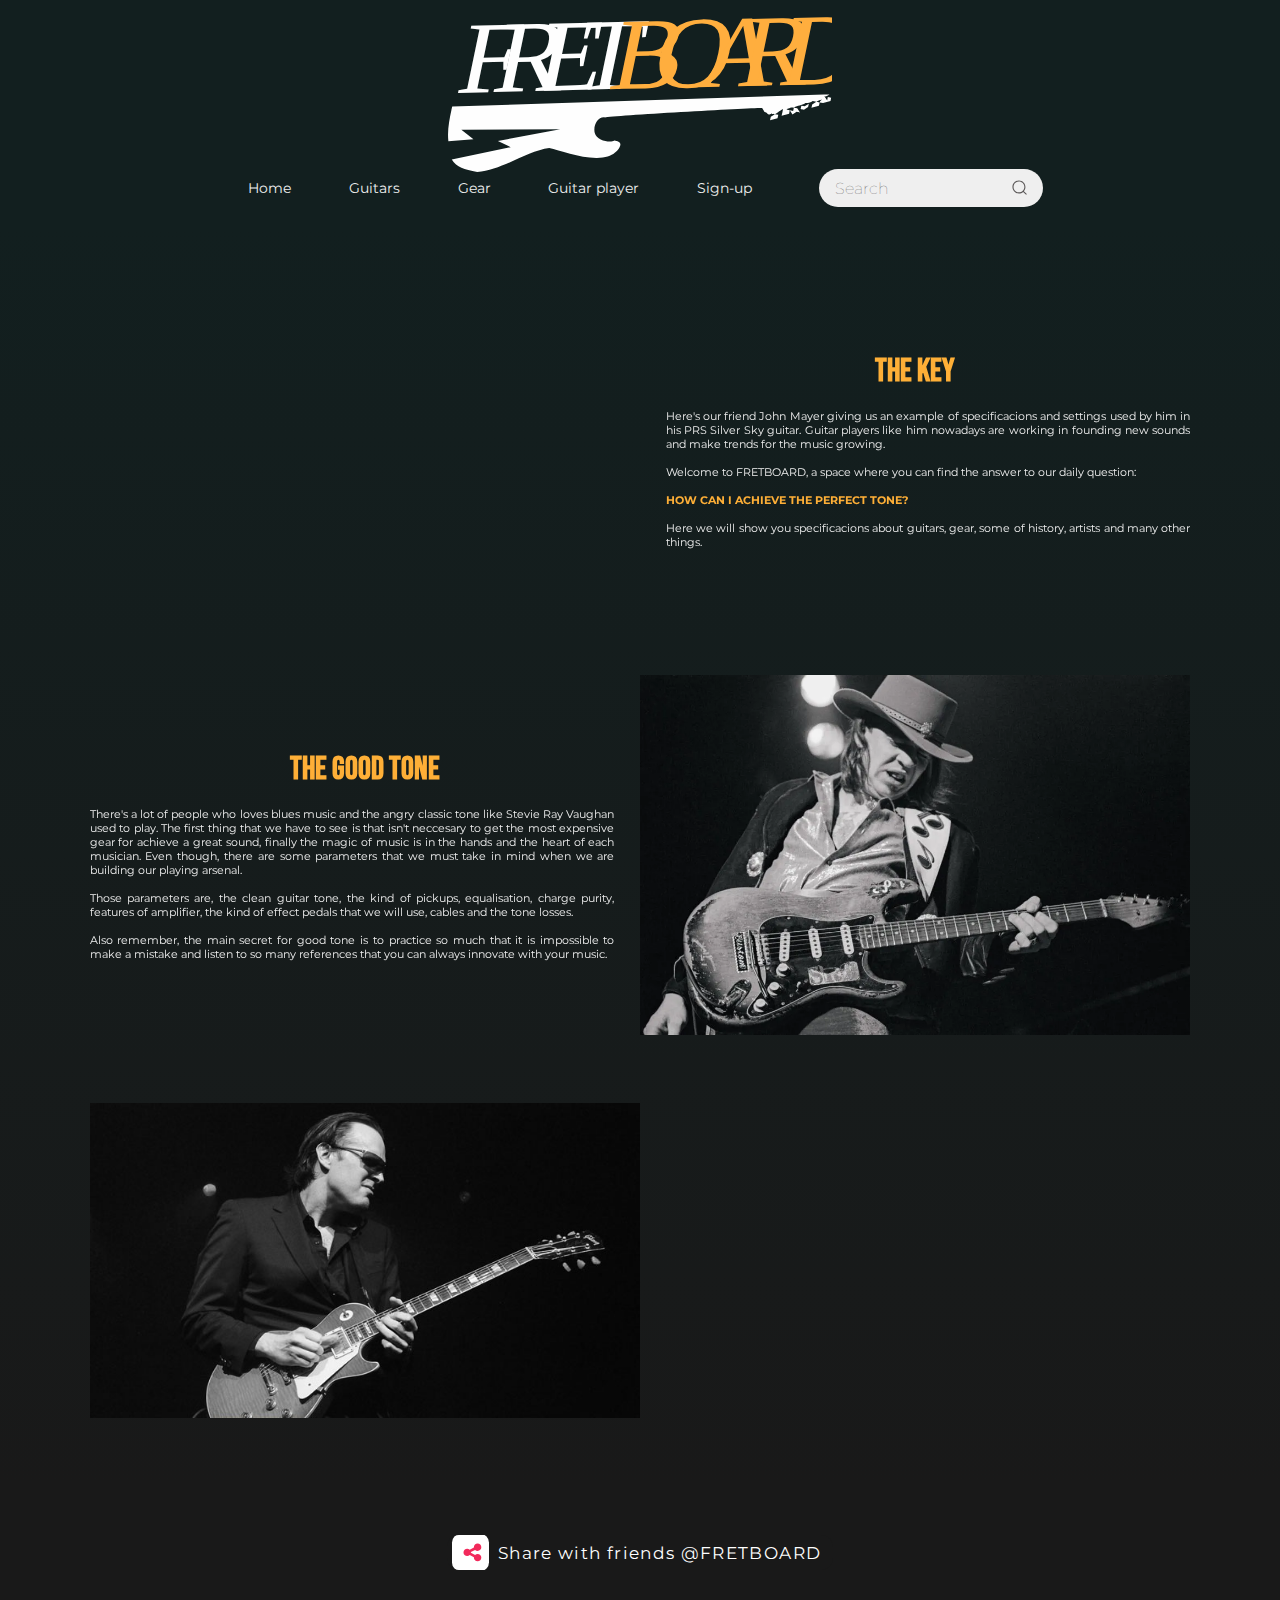
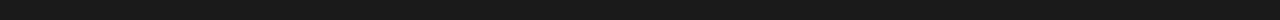
<file: index.html>
<!DOCTYPE html>
<html lang="en">
<head>
    <meta charset="UTF-8">
    <meta http-equiv="X-UA-Compatible" content="IE=edge">
    <meta name="viewport" content="width=device-width, initial-scale=1.0">
    <meta name="description" content="This is a page for teach to guitar players and guitar gear fans for founding the good tone for their playment. Also, we want to improve the knowledge about classis, influences of blues, jazz and many other kind of music">
    <meta name="keywords" content="music, guitars, latin, tone, amplifiers, pedals, cables, blues, John Mayer, Eric Clapton, SRV, Eric Johnson">
    <link rel="stylesheet" href="./css/index.css">
    <link href="https://unpkg.com/aos@2.3.1/dist/aos.css" rel="stylesheet">
    <link rel="preconnect" href="https://fonts.googleapis.com">
    <link rel="preconnect" href="https://fonts.gstatic.com" crossorigin>
    <link href="https://fonts.googleapis.com/css2?family=Bebas+Neue&family=Montserrat:wght@300;400&display=swap" rel="stylesheet">
    <title>FRETBOARD</title>
    <link rel="shortcut icon" href="./resources/vectors/logo_1.svg">
</head>
<body>
    <header>
        <nav>
            <div class="container">
                <div class="pageBrand">
                    <a href="./index.html"><img src="./resources/vectors/logo_1.svg" class="hamburguer" alt="FRETBOARD-logo"></a>
                </div>
            <div class="navBar">
                <div class="toggle-menu">
                    <label for="cbox1" class="lblCheckBox"><img src="./img/icons8-menú.svg" class="hamburguer" alt=""></label>
                </div>
                    <input class="checkBox" type="checkbox" id="cbox1">
                <ul class="mainMenu">
                    <li>
                        <a href="./index.html">Home</a>
                    </li>
                    <li>
                        <a href="./sections/guitars.html">Guitars</a>
                    </li>
                    <li>
                        <a href="./sections/gear.html">Gear</a>
                    </li>
                    <li>
                        <a href="./sections/guitarPlayer.html">Guitar player</a>
                    </li>
                    <li>
                        <a href="./sections/signUp.html">Sign-up</a>
                    </li>
                </ul>
            <div class="search">
                <input type="text" class="search__input" placeholder="Search">
                <button class="search__button">
                    <svg class="search__icon" aria-hidden="true" viewBox="0 0 24 24">
                        <g>
                            <path d="M21.53 20.47l-3.66-3.66C19.195 15.24 20 13.214 20 11c0-4.97-4.03-9-9-9s-9 4.03-9 9 4.03 9 9 9c2.215 0 4.24-.804 5.808-2.13l3.66 3.66c.147.146.34.22.53.22s.385-.073.53-.22c.295-.293.295-.767.002-1.06zM3.5 11c0-4.135 3.365-7.5 7.5-7.5s7.5 3.365 7.5 7.5-3.365 7.5-7.5 7.5-7.5-3.365-7.5-7.5z"></path>
                        </g>
                    </svg>
                </button>
            </div>
            </div>
        </nav>
    </header>
    <main>
        <div class="gridContainer">
            <div class="empty1"></div>
            <div class="gridA">
                <iframe width="560" height="315" src="https://www.youtube.com/embed/_4aPrTzVxvU" title="YouTube video player" frameborder="0" allow="accelerometer; autoplay; clipboard-write; encrypted-media; gyroscope; picture-in-picture" allowfullscreen></iframe>
            </div>
            <div class="gridB" data-aos="fade-left">
                <div>
                    <h1 class="title1">THE KEY</h1><br>
                </div>
                <div class="paragraph1">
                    <p>Here's our friend John Mayer giving us an example of specificacions and settings used by him in his PRS Silver Sky guitar. Guitar players like him nowadays are working in founding new sounds and make trends for the music growing.<br><br>
                    Welcome to FRETBOARD, a space where you can find the answer to our daily question: <br><br> <b>HOW CAN I ACHIEVE THE PERFECT TONE?</b><br><br> Here we will show you specificacions about guitars, gear, some of history, artists and many other things.
                    </p>
                </div>
            </div>
            <div class="gridC" data-aos="fade-right">
                <div>
                    <h2 class="title2">THE GOOD TONE</h2><br>
                </div>
                <div class="paragraph2">
                    <p>There's a lot of people who loves blues music and the angry classic tone like Stevie Ray Vaughan used to play. The first thing that we have to see is that isn't neccesary to get the most expensive gear for achieve a great sound, finally the magic of music is in the hands and the heart of each musician. Even though, there are some parameters that we must take in mind when we are building our playing arsenal.<br><br>
                    Those parameters are, the clean guitar tone, the kind of pickups, equalisation, charge purity, features of amplifier, the kind of effect pedals that we will use, cables and the tone losses.<br><br>
                    Also remember, the main secret for good tone is to practice so much that it is impossible to make a mistake and listen to so many references that you can always innovate with your music.
                    </p>
                </div>
            </div>
            <div class="gridD">
                <img src="./resources/img/SRV.webp" alt="SRV">
            </div>
            <div class="gridX">
                <img src="./resources/img/JoeBonamassa.jpg" alt="Joe Bonamassa">
            </div>
            <div class="gridY" data-aos="fade-left">
                <div>
                    <h2 class="title3">ROCK IS HAMBUCKER</h2><br>
                </div>
                <div class="paragraph3">
                    <p>If you are searching for the good tone, you need to identify what kind of music are you playing for, what are the features of it, who are the exponent artists, how it sound and the real trends of that music. <br><br> For giving you an example, we can focus on the great legend Joe Bonamassa, his music is blues but if you listen deeper, you can find rock in his albums 'cause always there is a high gain overdrives, deeper delays, reverb and the use of hambucker pickups that keep the angry tone in all his songs.<br><br>
                    <i>"Who's to say a blues man can't play rock and roll?"</i><br><br>Joe Bonamassa.
                    </p>
                </div>
            </div>
            <div class="empty2"></div>
        </div>
    </main>
    <footer>
        <div class="footerContainer">
            <button class="button">
                <div class="icon">
                <svg height="18" width="18" xmlns="http://www.w3.org/2000/svg" version="1.1" viewBox="0 0 1024 1024" class="shere">
                    <path fill="#f2295b" d="M767.99994 585.142857q75.995429 0 129.462857 53.394286t53.394286 129.462857-53.394286 129.462857-129.462857 53.394286-129.462857-53.394286-53.394286-129.462857q0-6.875429 1.170286-19.456l-205.677714-102.838857q-52.589714 49.152-124.562286 49.152-75.995429 0-129.462857-53.394286t-53.394286-129.462857 53.394286-129.462857 129.462857-53.394286q71.972571 0 124.562286 49.152l205.677714-102.838857q-1.170286-12.580571-1.170286-19.456 0-75.995429 53.394286-129.462857t129.462857-53.394286 129.462857 53.394286 53.394286 129.462857-53.394286 129.462857-129.462857 53.394286q-71.972571 0-124.562286-49.152l-205.677714 102.838857q1.170286 12.580571 1.170286 19.456t-1.170286 19.456l205.677714 102.838857q52.589714-49.152 124.562286-49.152z"></path>
                </svg>
                <svg xmlns="http://www.w3.org/2000/svg" width="16" height="16" fill="currentColor" class="bi bi-telegram icon-shere" viewBox="0 0 16 16">
                    <path d="M16 8A8 8 0 1 1 0 8a8 8 0 0 1 16 0zM8.287 5.906c-.778.324-2.334.994-4.666 2.01-.378.15-.577.298-.595.442-.03.243.275.339.69.47l.175.055c.408.133.958.288 1.243.294.26.006.549-.1.868-.32 2.179-1.471 3.304-2.214 3.374-2.23.05-.012.12-.026.166.016.047.041.042.12.037.141-.03.129-1.227 1.241-1.846 1.817-.193.18-.33.307-.358.336a8.154 8.154 0 0 1-.188.186c-.38.366-.664.64.015 1.088.327.216.589.393.85.571.284.194.568.387.936.629.093.06.183.125.27.187.331.236.63.448.997.414.214-.02.435-.22.547-.82.265-1.417.786-4.486.906-5.751a1.426 1.426 0 0 0-.013-.315.337.337 0 0 0-.114-.217.526.526 0 0 0-.31-.093c-.3.005-.763.166-2.984 1.09z"></path>
                </svg>
                <svg xmlns="http://www.w3.org/2000/svg" width="16" height="16" fill="currentColor" class="bi bi-instagram icon-shere" viewBox="0 0 16 16">
                    <path d="M8 0C5.829 0 5.556.01 4.703.048 3.85.088 3.269.222 2.76.42a3.917 3.917 0 0 0-1.417.923A3.927 3.927 0 0 0 .42 2.76C.222 3.268.087 3.85.048 4.7.01 5.555 0 5.827 0 8.001c0 2.172.01 2.444.048 3.297.04.852.174 1.433.372 1.942.205.526.478.972.923 1.417.444.445.89.719 1.416.923.51.198 1.09.333 1.942.372C5.555 15.99 5.827 16 8 16s2.444-.01 3.298-.048c.851-.04 1.434-.174 1.943-.372a3.916 3.916 0 0 0 1.416-.923c.445-.445.718-.891.923-1.417.197-.509.332-1.09.372-1.942C15.99 10.445 16 10.173 16 8s-.01-2.445-.048-3.299c-.04-.851-.175-1.433-.372-1.941a3.926 3.926 0 0 0-.923-1.417A3.911 3.911 0 0 0 13.24.42c-.51-.198-1.092-.333-1.943-.372C10.443.01 10.172 0 7.998 0h.003zm-.717 1.442h.718c2.136 0 2.389.007 3.232.046.78.035 1.204.166 1.486.275.373.145.64.319.92.599.28.28.453.546.598.92.11.281.24.705.275 1.485.039.843.047 1.096.047 3.231s-.008 2.389-.047 3.232c-.035.78-.166 1.203-.275 1.485a2.47 2.47 0 0 1-.599.919c-.28.28-.546.453-.92.598-.28.11-.704.24-1.485.276-.843.038-1.096.047-3.232.047s-2.39-.009-3.233-.047c-.78-.036-1.203-.166-1.485-.276a2.478 2.478 0 0 1-.92-.598 2.48 2.48 0 0 1-.6-.92c-.109-.281-.24-.705-.275-1.485-.038-.843-.046-1.096-.046-3.233 0-2.136.008-2.388.046-3.231.036-.78.166-1.204.276-1.486.145-.373.319-.64.599-.92.28-.28.546-.453.92-.598.282-.11.705-.24 1.485-.276.738-.034 1.024-.044 2.515-.045v.002zm4.988 1.328a.96.96 0 1 0 0 1.92.96.96 0 0 0 0-1.92zm-4.27 1.122a4.109 4.109 0 1 0 0 8.217 4.109 4.109 0 0 0 0-8.217zm0 1.441a2.667 2.667 0 1 1 0 5.334 2.667 2.667 0 0 1 0-5.334z"></path>
                </svg>
                <svg xmlns="http://www.w3.org/2000/svg" width="16" height="16" fill="currentColor" class="bi bi-whatsapp icon-shere" viewBox="0 0 16 16">
                    <path d="M13.601 2.326A7.854 7.854 0 0 0 7.994 0C3.627 0 .068 3.558.064 7.926c0 1.399.366 2.76 1.057 3.965L0 16l4.204-1.102a7.933 7.933 0 0 0 3.79.965h.004c4.368 0 7.926-3.558 7.93-7.93A7.898 7.898 0 0 0 13.6 2.326zM7.994 14.521a6.573 6.573 0 0 1-3.356-.92l-.24-.144-2.494.654.666-2.433-.156-.251a6.56 6.56 0 0 1-1.007-3.505c0-3.626 2.957-6.584 6.591-6.584a6.56 6.56 0 0 1 4.66 1.931 6.557 6.557 0 0 1 1.928 4.66c-.004 3.639-2.961 6.592-6.592 6.592zm3.615-4.934c-.197-.099-1.17-.578-1.353-.646-.182-.065-.315-.099-.445.099-.133.197-.513.646-.627.775-.114.133-.232.148-.43.05-.197-.1-.836-.308-1.592-.985-.59-.525-.985-1.175-1.103-1.372-.114-.198-.011-.304.088-.403.087-.088.197-.232.296-.346.1-.114.133-.198.198-.33.065-.134.034-.248-.015-.347-.05-.099-.445-1.076-.612-1.47-.16-.389-.323-.335-.445-.34-.114-.007-.247-.007-.38-.007a.729.729 0 0 0-.529.247c-.182.198-.691.677-.691 1.654 0 .977.71 1.916.81 2.049.098.133 1.394 2.132 3.383 2.992.47.205.84.326 1.129.418.475.152.904.129 1.246.08.38-.058 1.171-.48 1.338-.943.164-.464.164-.86.114-.943-.049-.084-.182-.133-.38-.232z"></path>
                </svg>
                </div>
                <p>Share with friends @FRETBOARD</p>
            </button>
        </div>
    </footer>
    <script src="https://unpkg.com/aos@2.3.1/dist/aos.js"></script>
    <script>
        AOS.init();
    </script>
</body>
</html>
</file>
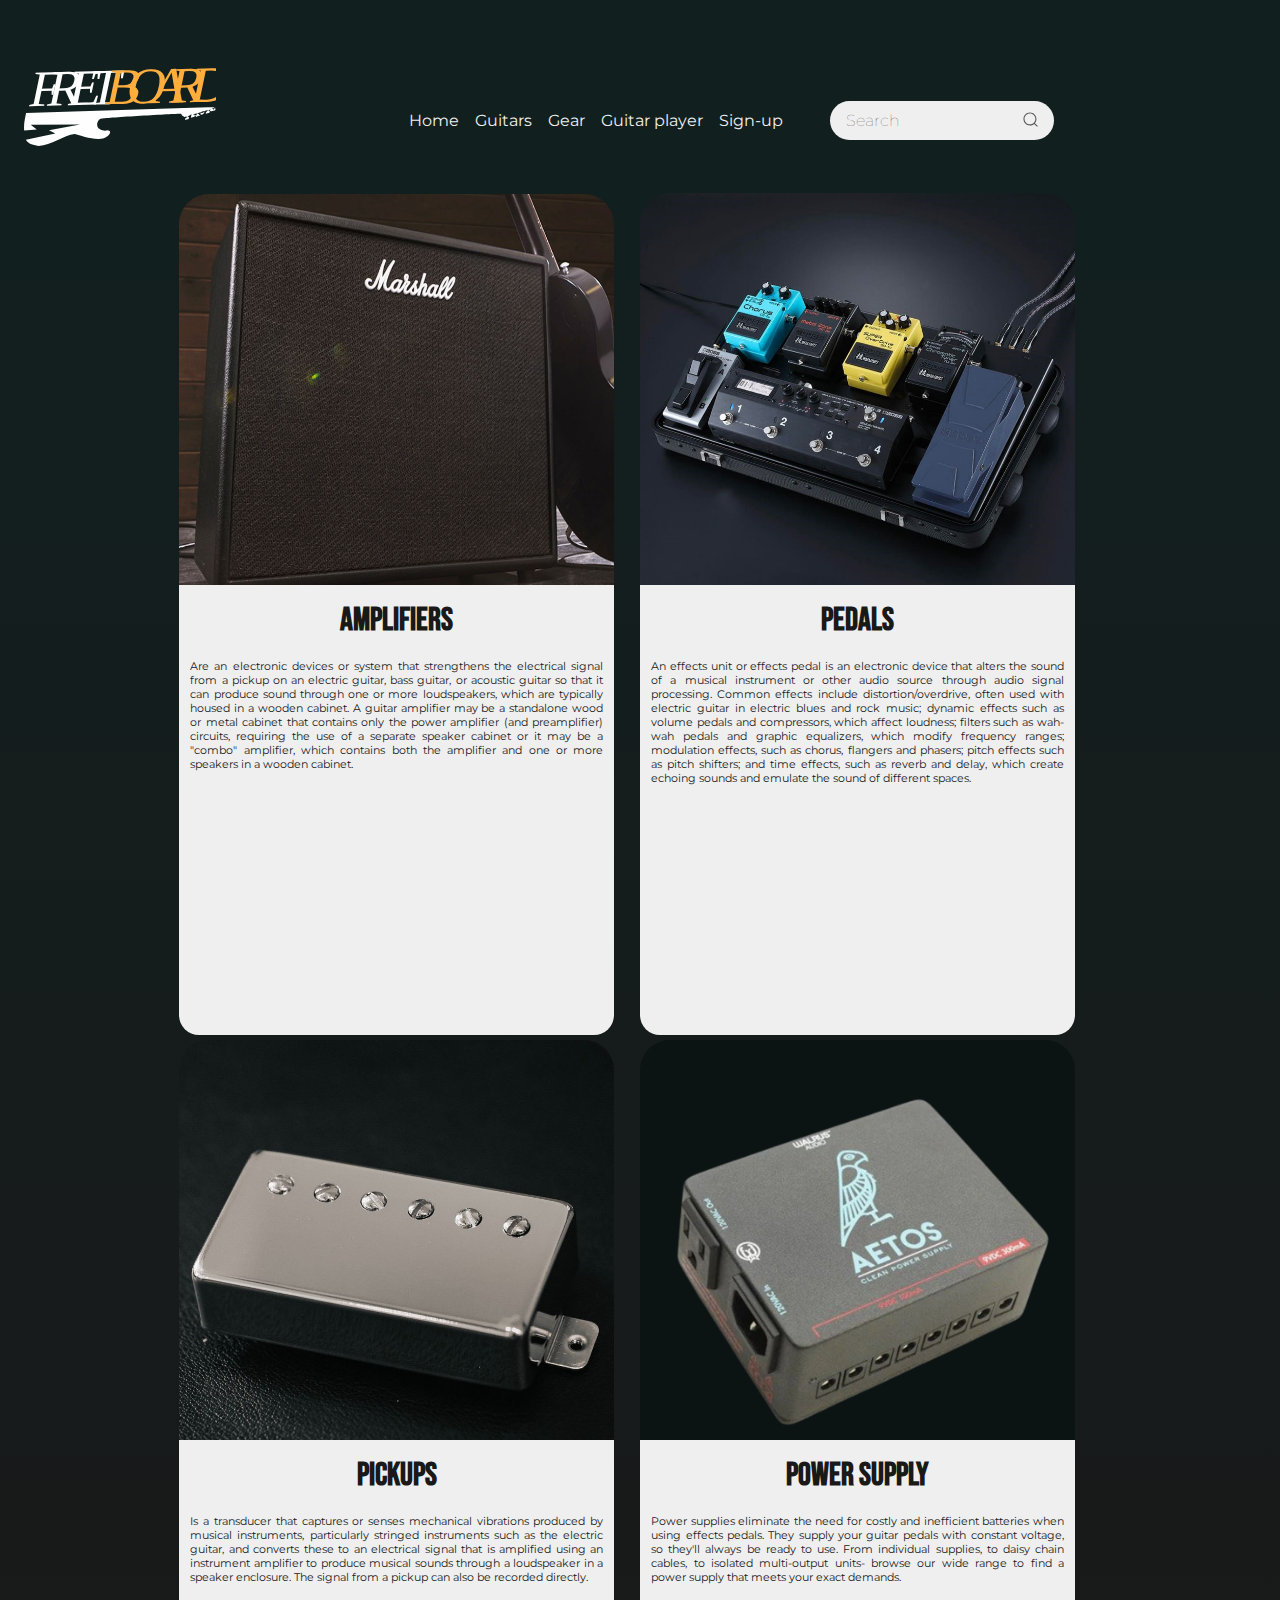
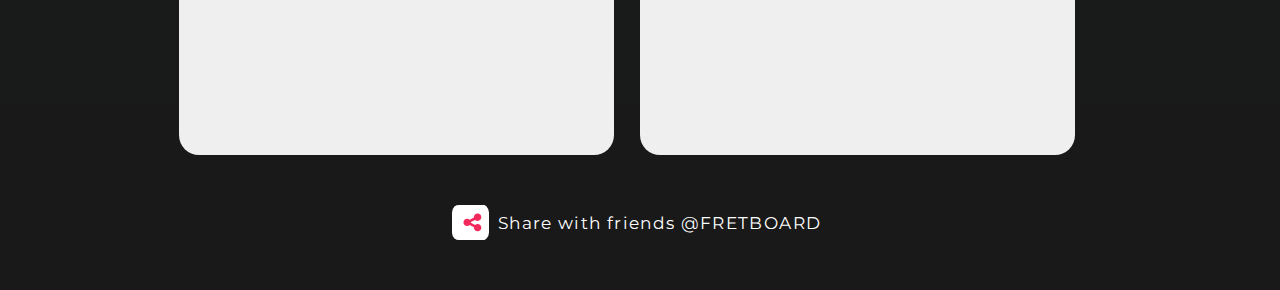
<file: sections/gear.html>
<!DOCTYPE html>
<html lang="en">
<head>
    <meta charset="UTF-8">
    <meta http-equiv="X-UA-Compatible" content="IE=edge">
    <meta name="viewport" content="width=device-width, initial-scale=1.0">
    <meta name="description" content="This is a page for showing the tone settings used for the contemporary guitar players">
    <meta name="keywords" content="music, guitars, tone, amplifiers, pedals, cables, walrus audio, strymmon, DSM Humboldt, eventide, JHS, Line 6, John Mayer, Eric Clapton, SRV, Eric Johnson">
    <link rel="stylesheet" href="../css/gear.css">
    <link rel="preconnect" href="https://fonts.googleapis.com">
    <link rel="preconnect" href="https://fonts.gstatic.com" crossorigin>
    <link href="https://fonts.googleapis.com/css2?family=Bebas+Neue&family=Montserrat:wght@300;400&display=swap" rel="stylesheet">
    <title>FRETBOARD</title>
    <link rel="shortcut icon" href="../resources/vectors/logo_1.svg">
</head>
<body>
    <header>
        <nav>
            <div class="container">
                <div class="pageBrand">
                    <a href="./index.html"><img src="../resources/vectors/logo_1.svg" class="hamburguer" alt="FRETBOARD-logo"></a>
                </div>
            <div class="navBar">
                <div class="toggle-menu">
                    <label for="cbox1" class="lblCheckBox"><img src="../img/icons8-menú.svg" class="hamburguer" alt=""></label>
                </div>
                    <input class="checkBox" type="checkbox" id="cbox1">
                <ul class="mainMenu">
                    <li>
                        <a href="../index.html">Home</a>
                    </li>
                    <li>
                        <a href="../sections/guitars.html">Guitars</a>
                    </li>
                    <li>
                        <a href="../sections/gear.html">Gear</a>
                    </li>
                    <li>
                        <a href="../sections/guitarPlayer.html">Guitar player</a>
                    </li>
                    <li>
                        <a href="../sections/signUp.html">Sign-up</a>
                    </li>
                </ul>
            <div class="search">
                <input type="text" class="search__input" placeholder="Search">
                <button class="search__button">
                    <svg class="search__icon" aria-hidden="true" viewBox="0 0 24 24">
                        <g>
                            <path d="M21.53 20.47l-3.66-3.66C19.195 15.24 20 13.214 20 11c0-4.97-4.03-9-9-9s-9 4.03-9 9 4.03 9 9 9c2.215 0 4.24-.804 5.808-2.13l3.66 3.66c.147.146.34.22.53.22s.385-.073.53-.22c.295-.293.295-.767.002-1.06zM3.5 11c0-4.135 3.365-7.5 7.5-7.5s7.5 3.365 7.5 7.5-3.365 7.5-7.5 7.5-7.5-3.365-7.5-7.5z"></path>
                        </g>
                    </svg>
                </button>
            </div>
            </div>
        </nav>
    </header>
    <main>
        <div class="gridContainer">
            <div class="empty1"></div>
            <div class="gridA">
                <div>
                    <img src="../resources/img/MarshallAmp.jpg" alt="Marshall">
                </div>
            </div>
            <div class="gridB">
                <div>
                    <h2 class="title1">Amplifiers</h2><br>
                </div>
                <div class="paragraph1">
                <p>Are an electronic devices or system that strengthens the electrical signal from a pickup on an electric guitar, bass guitar, or acoustic guitar so that it can produce sound through one or more loudspeakers, which are typically housed in a wooden cabinet. A guitar amplifier may be a standalone wood or metal cabinet that contains only the power amplifier (and preamplifier) circuits, requiring the use of a separate speaker cabinet or it may be a "combo" amplifier, which contains both the amplifier and one or more speakers in a wooden cabinet.</p>
                </div>
            </div>
            <div class="gridC">
                <div>
                    <img src="../resources/img/Pedalboard.jpg" alt="Pedalboard">
                </div>
            </div>
            <div class="gridD">
                <div>
                    <h2 class="title2">Pedals</h2><br>
                </div>
                <div class="paragraph2">
                    <p>An effects unit or effects pedal is an electronic device that alters the sound of a musical instrument or other audio source through audio signal processing.
                    Common effects include distortion/overdrive, often used with electric guitar in electric blues and rock music; dynamic effects such as volume pedals and compressors, which affect loudness; filters such as wah-wah pedals and graphic equalizers, which modify frequency ranges; modulation effects, such as chorus, flangers and phasers; pitch effects such as pitch shifters; and time effects, such as reverb and delay, which create echoing sounds and emulate the sound of different spaces.</p>
                </div>
            </div>
            <div class="gridE">
                <div>
                    <img src="../resources/img/cremaLambertone.jpg" alt="Hambucker">
                </div>
            </div>
            <div class="gridF">
                <div>
                    <h2 class="title3">Pickups</h2><br>
                </div>
                <div class="paragraph3">
                    <p>Is a transducer that captures or senses mechanical vibrations produced by musical instruments, particularly stringed instruments such as the electric guitar, and converts these to an electrical signal that is amplified using an instrument amplifier to produce musical sounds through a loudspeaker in a speaker enclosure. The signal from a pickup can also be recorded directly.</p>
                </div>
            </div>
            <div class="gridG">
                <div>
                    <img src="../resources/img/aetosPs.png" alt="Aetos">
                </div>
            </div>
            <div class="gridH">
                <div>
                    <h2 class="title4">Power supply</h2><br>
                </div>
                <div class="paragraph4">
                    <p>Power supplies eliminate the need for costly and inefficient batteries when using effects pedals. They supply your guitar pedals with constant voltage, so they'll always be ready to use. From individual supplies, to daisy chain cables, to isolated multi-output units- browse our wide range to find a power supply that meets your exact demands.</p>
                </div>
            </div>
            <div class="empty2"></div>
            <div class="empty2"></div>
        </div>
    </main>
    <footer>
        <div class="footerContainer">
            <button class="button">
                <div class="icon">
                <svg height="18" width="18" xmlns="http://www.w3.org/2000/svg" version="1.1" viewBox="0 0 1024 1024" class="shere">
                    <path fill="#f2295b" d="M767.99994 585.142857q75.995429 0 129.462857 53.394286t53.394286 129.462857-53.394286 129.462857-129.462857 53.394286-129.462857-53.394286-53.394286-129.462857q0-6.875429 1.170286-19.456l-205.677714-102.838857q-52.589714 49.152-124.562286 49.152-75.995429 0-129.462857-53.394286t-53.394286-129.462857 53.394286-129.462857 129.462857-53.394286q71.972571 0 124.562286 49.152l205.677714-102.838857q-1.170286-12.580571-1.170286-19.456 0-75.995429 53.394286-129.462857t129.462857-53.394286 129.462857 53.394286 53.394286 129.462857-53.394286 129.462857-129.462857 53.394286q-71.972571 0-124.562286-49.152l-205.677714 102.838857q1.170286 12.580571 1.170286 19.456t-1.170286 19.456l205.677714 102.838857q52.589714-49.152 124.562286-49.152z"></path>
                </svg>
                <svg xmlns="http://www.w3.org/2000/svg" width="16" height="16" fill="currentColor" class="bi bi-telegram icon-shere" viewBox="0 0 16 16">
                    <path d="M16 8A8 8 0 1 1 0 8a8 8 0 0 1 16 0zM8.287 5.906c-.778.324-2.334.994-4.666 2.01-.378.15-.577.298-.595.442-.03.243.275.339.69.47l.175.055c.408.133.958.288 1.243.294.26.006.549-.1.868-.32 2.179-1.471 3.304-2.214 3.374-2.23.05-.012.12-.026.166.016.047.041.042.12.037.141-.03.129-1.227 1.241-1.846 1.817-.193.18-.33.307-.358.336a8.154 8.154 0 0 1-.188.186c-.38.366-.664.64.015 1.088.327.216.589.393.85.571.284.194.568.387.936.629.093.06.183.125.27.187.331.236.63.448.997.414.214-.02.435-.22.547-.82.265-1.417.786-4.486.906-5.751a1.426 1.426 0 0 0-.013-.315.337.337 0 0 0-.114-.217.526.526 0 0 0-.31-.093c-.3.005-.763.166-2.984 1.09z"></path>
                </svg>
                <svg xmlns="http://www.w3.org/2000/svg" width="16" height="16" fill="currentColor" class="bi bi-instagram icon-shere" viewBox="0 0 16 16">
                    <path d="M8 0C5.829 0 5.556.01 4.703.048 3.85.088 3.269.222 2.76.42a3.917 3.917 0 0 0-1.417.923A3.927 3.927 0 0 0 .42 2.76C.222 3.268.087 3.85.048 4.7.01 5.555 0 5.827 0 8.001c0 2.172.01 2.444.048 3.297.04.852.174 1.433.372 1.942.205.526.478.972.923 1.417.444.445.89.719 1.416.923.51.198 1.09.333 1.942.372C5.555 15.99 5.827 16 8 16s2.444-.01 3.298-.048c.851-.04 1.434-.174 1.943-.372a3.916 3.916 0 0 0 1.416-.923c.445-.445.718-.891.923-1.417.197-.509.332-1.09.372-1.942C15.99 10.445 16 10.173 16 8s-.01-2.445-.048-3.299c-.04-.851-.175-1.433-.372-1.941a3.926 3.926 0 0 0-.923-1.417A3.911 3.911 0 0 0 13.24.42c-.51-.198-1.092-.333-1.943-.372C10.443.01 10.172 0 7.998 0h.003zm-.717 1.442h.718c2.136 0 2.389.007 3.232.046.78.035 1.204.166 1.486.275.373.145.64.319.92.599.28.28.453.546.598.92.11.281.24.705.275 1.485.039.843.047 1.096.047 3.231s-.008 2.389-.047 3.232c-.035.78-.166 1.203-.275 1.485a2.47 2.47 0 0 1-.599.919c-.28.28-.546.453-.92.598-.28.11-.704.24-1.485.276-.843.038-1.096.047-3.232.047s-2.39-.009-3.233-.047c-.78-.036-1.203-.166-1.485-.276a2.478 2.478 0 0 1-.92-.598 2.48 2.48 0 0 1-.6-.92c-.109-.281-.24-.705-.275-1.485-.038-.843-.046-1.096-.046-3.233 0-2.136.008-2.388.046-3.231.036-.78.166-1.204.276-1.486.145-.373.319-.64.599-.92.28-.28.546-.453.92-.598.282-.11.705-.24 1.485-.276.738-.034 1.024-.044 2.515-.045v.002zm4.988 1.328a.96.96 0 1 0 0 1.92.96.96 0 0 0 0-1.92zm-4.27 1.122a4.109 4.109 0 1 0 0 8.217 4.109 4.109 0 0 0 0-8.217zm0 1.441a2.667 2.667 0 1 1 0 5.334 2.667 2.667 0 0 1 0-5.334z"></path>
                </svg>
                <svg xmlns="http://www.w3.org/2000/svg" width="16" height="16" fill="currentColor" class="bi bi-whatsapp icon-shere" viewBox="0 0 16 16">
                    <path d="M13.601 2.326A7.854 7.854 0 0 0 7.994 0C3.627 0 .068 3.558.064 7.926c0 1.399.366 2.76 1.057 3.965L0 16l4.204-1.102a7.933 7.933 0 0 0 3.79.965h.004c4.368 0 7.926-3.558 7.93-7.93A7.898 7.898 0 0 0 13.6 2.326zM7.994 14.521a6.573 6.573 0 0 1-3.356-.92l-.24-.144-2.494.654.666-2.433-.156-.251a6.56 6.56 0 0 1-1.007-3.505c0-3.626 2.957-6.584 6.591-6.584a6.56 6.56 0 0 1 4.66 1.931 6.557 6.557 0 0 1 1.928 4.66c-.004 3.639-2.961 6.592-6.592 6.592zm3.615-4.934c-.197-.099-1.17-.578-1.353-.646-.182-.065-.315-.099-.445.099-.133.197-.513.646-.627.775-.114.133-.232.148-.43.05-.197-.1-.836-.308-1.592-.985-.59-.525-.985-1.175-1.103-1.372-.114-.198-.011-.304.088-.403.087-.088.197-.232.296-.346.1-.114.133-.198.198-.33.065-.134.034-.248-.015-.347-.05-.099-.445-1.076-.612-1.47-.16-.389-.323-.335-.445-.34-.114-.007-.247-.007-.38-.007a.729.729 0 0 0-.529.247c-.182.198-.691.677-.691 1.654 0 .977.71 1.916.81 2.049.098.133 1.394 2.132 3.383 2.992.47.205.84.326 1.129.418.475.152.904.129 1.246.08.38-.058 1.171-.48 1.338-.943.164-.464.164-.86.114-.943-.049-.084-.182-.133-.38-.232z"></path>
                </svg>
                </div>
                <p>Share with friends @FRETBOARD</p>
            </button>
        </div>
    </footer>
    <script src="https://unpkg.com/aos@2.3.1/dist/aos.js"></script>
    <script>
        AOS.init();
    </script>
</body>
</html>
</file>
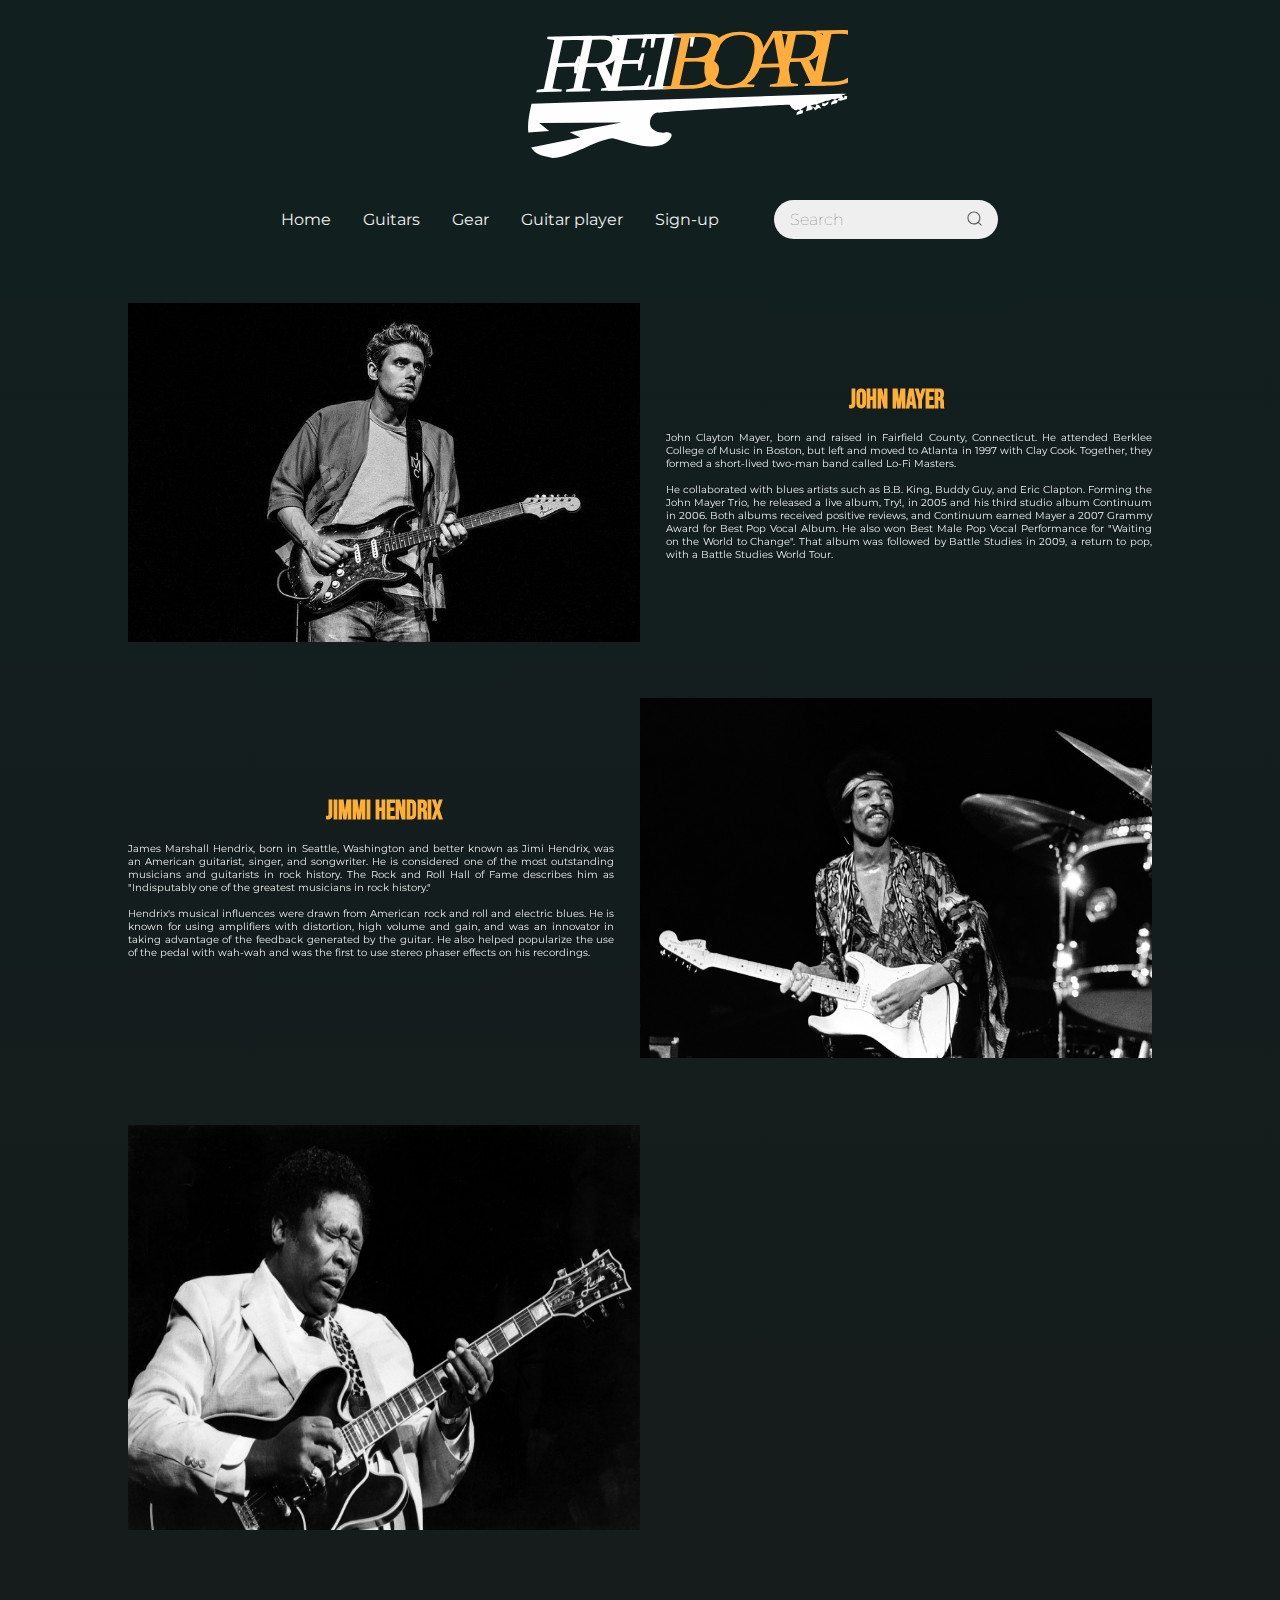
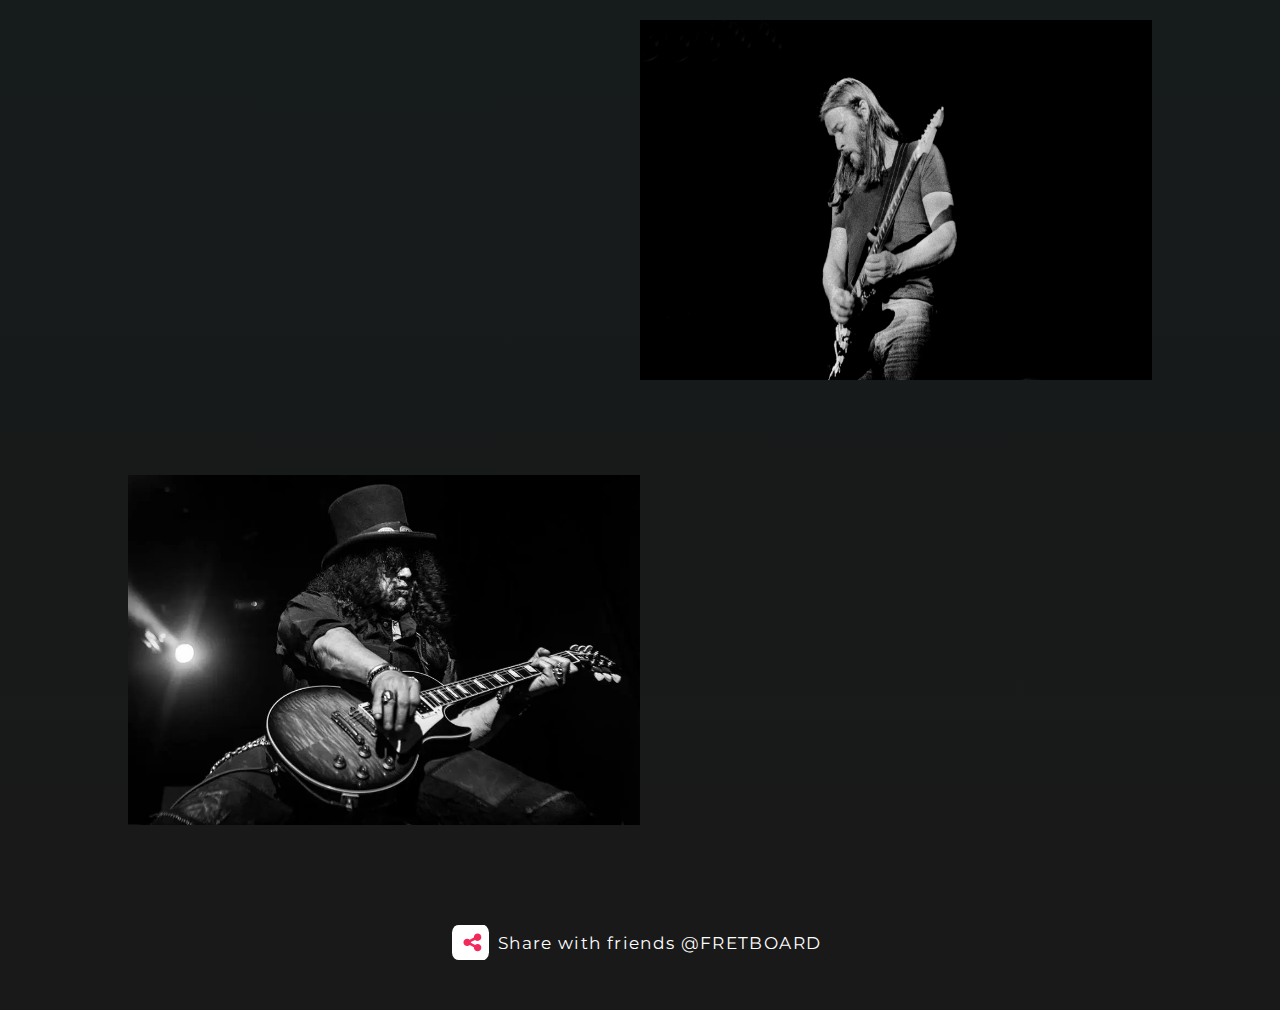
<file: sections/guitarPlayer.html>
<!DOCTYPE html>
<html lang="en">
<head>
    <meta charset="UTF-8">
    <meta http-equiv="X-UA-Compatible" content="IE=edge">
    <meta name="viewport" content="width=device-width, initial-scale=1.0">
    <meta name="description" content="Here you can find some parts of history, biography about the most important exponents of guitar since the 50's Century">
    <meta name="keywords" content="music, guitars, amplifiers, pedals, Jimmy Hendrix, Hendrixian Style, Feeling vibes, little wing, classic tone, Guns and Roses, Rock, blues, John Mayer, Eric Clapton, SRV, Eric Johnson">
    <link rel="stylesheet" href="../css/guitarPlayer.css">
    <link href="https://unpkg.com/aos@2.3.1/dist/aos.css" rel="stylesheet">
    <link rel="preconnect" href="https://fonts.googleapis.com">
    <link rel="preconnect" href="https://fonts.gstatic.com" crossorigin>
    <link href="https://fonts.googleapis.com/css2?family=Bebas+Neue&family=Montserrat:wght@300;400&display=swap" rel="stylesheet">
    <title>FRETBOARD</title>
    <link rel="shortcut icon" href="../resources/vectors/logo_1.svg">
</head>
<body>
    <header>
        <nav>
            <div class="container">
                <div class="pageBrand">
                    <a href="./index.html"><img src="../resources/vectors/logo_1.svg" class="hamburguer" alt="FRETBOARD-logo"></a>
                </div>
            <div class="navBar">
                <div class="toggle-menu">
                    <label for="cbox1" class="lblCheckBox"><img src="../img/icons8-menú.svg" class="hamburguer" alt=""></label>
                </div>
                    <input class="checkBox" type="checkbox" id="cbox1">
                <ul class="mainMenu">
                    <li>
                        <a href="./index.html">Home</a>
                    </li>
                    <li>
                        <a href="../sections/guitars.html">Guitars</a>
                    </li>
                    <li>
                        <a href="../sections/gear.html">Gear</a>
                    </li>
                    <li>
                        <a href="../sections/guitarPlayer.html">Guitar player</a>
                    </li>
                    <li>
                        <a href="../sections/signUp.html">Sign-up</a>
                    </li>
                </ul>
            <div class="search">
                <input type="text" class="search__input" placeholder="Search">
                <button class="search__button">
                    <svg class="search__icon" aria-hidden="true" viewBox="0 0 24 24">
                        <g>
                            <path d="M21.53 20.47l-3.66-3.66C19.195 15.24 20 13.214 20 11c0-4.97-4.03-9-9-9s-9 4.03-9 9 4.03 9 9 9c2.215 0 4.24-.804 5.808-2.13l3.66 3.66c.147.146.34.22.53.22s.385-.073.53-.22c.295-.293.295-.767.002-1.06zM3.5 11c0-4.135 3.365-7.5 7.5-7.5s7.5 3.365 7.5 7.5-3.365 7.5-7.5 7.5-7.5-3.365-7.5-7.5z"></path>
                        </g>
                    </svg>
                </button>
            </div>
            </div>
        </nav>
    </header>
    <main>
        <div class="gridContainer">
            <div class="empty1"></div>
            <div class="gridA">
                <img src="../resources/img/JM.jpg" alt="John Mayer">
            </div>
            <div class="gridB" data-aos="fade-left">
                <div>
                    <h1 class="title1">JOHN MAYER</h1><br>
                </div>
                <div class="paragraph1">
                    <p>John Clayton Mayer, born and raised in Fairfield County, Connecticut. He attended Berklee College of Music in Boston, but left and moved to Atlanta in 1997 with Clay Cook. Together, they formed a short-lived two-man band called Lo-Fi Masters.<br><br>
                    
                    He collaborated with blues artists such as B.B. King, Buddy Guy, and Eric Clapton. Forming the John Mayer Trio, he released a live album, Try!, in 2005 and his third studio album Continuum in 2006. Both albums received positive reviews, and Continuum earned Mayer a 2007 Grammy Award for Best Pop Vocal Album. He also won Best Male Pop Vocal Performance for "Waiting on the World to Change". That album was followed by Battle Studies in 2009, a return to pop, with a Battle Studies World Tour.
                    </p>
                </div>
            </div>
            <div class="gridC" data-aos="fade-right">
                <div>
                    <h2 class="title2">JIMMI HENDRIX</h2><br>
                </div>
                <div class="paragraph2">
                    <p>James Marshall Hendrix, born in Seattle, Washington and better known as Jimi Hendrix, was an American guitarist, singer, and songwriter. He is considered one of the most outstanding musicians and guitarists in rock history. The Rock and Roll Hall of Fame describes him as "Indisputably one of the greatest musicians in rock history."<br><br>
                    Hendrix's musical influences were drawn from American rock and roll and electric blues. He is known for using amplifiers with distortion, high volume and gain, and was an innovator in taking advantage of the feedback generated by the guitar. He also helped popularize the use of the pedal with wah-wah and was the first to use stereo phaser effects on his recordings.
                    </p>
                </div>
            </div>
            <div class="gridD">
                <img src="../resources/img/hendrix.jpg" alt="Jimmi Hendrix">
            </div>
            <div class="gridX">
                <img src="../resources/img/BBKing.jpg" alt="BB King">
            </div>
            <div class="gridY" data-aos="fade-left">
                <div>
                    <h2 class="title3">BB KING</h2><br>
                </div>
                <div class="paragraph3">
                    Riley B. Kinga​ or Riley Ben King2​3, born in Bena, Mississippi, better known as B.B. King was an American musician, singer, and songwriter. Widely considered one of the most influential blues musicians of all time, receiving the nickname "King of the Blues" and the nickname "one of the three kings of the blues." blues guitar" alongside Albert King and Freddie King.567 According to Edward M. Komara, King "introduced a sophisticated style of soloing based on flowing doubled [guitar] strings and brilliant vibratos that would influence virtually every guitarist. of electric blues that followed." King had a major musical and social influence on singer Elvis Presley, having met and developed a friendship in the pubs on Beale Street in Memphis in the early 1950s.
                    </p>
                </div>
            </div>
            <div class="gridE" data-aos="fade-right">
                <div>
                    <h2 class="title4">DAVID GILMOUR</h2><br>
                </div>
                <div class="paragraph4">
                    <p>David Jon Gilmour, born 6 March 1946 is an English guitarist, singer, songwriter and member of rock band Pink Floyd. He joined as guitarist and co-lead vocalist in 1967, shortly before the departure of founding member Syd Barrett. Pink Floyd achieved international success with the concept albums The Dark Side of the Moon (1973), Wish You Were Here (1975), Animals (1977), The Wall (1979), and The Final Cut (1983).<br><br>
                    As a member of Pink Floyd, he was inducted into the US Rock and Roll Hall of Fame in 1996, and the UK Music Hall of Fame in 2005. In 2003, Gilmour was made a Commander of the Order of the British Empire (CBE).
                    </p>
                </div>
            </div>
            <div class="gridF">
                <img src="../resources/img/DavidGilmour.jpg" alt="David Gilmour">
            </div>
            <div class="gridG">
                <img src="../resources/img/slash.jpg" alt="John Mayer">
            </div>
            <div class="gridH" data-aos="fade-left">
                <div>
                    <h1 class="title5">SLASH</h1><br>
                </div>
                <div class="paragraph5">
                    <p>Saul Hudson (Hampstead, London, July 23, 1965), better known by his stage name Slash, is a British-American musician and songwriter, known mainly for being the lead guitarist of the hard rock band Guns N' Roses.<br><br>
                    In the world of rock music, Slash has received critical acclaim as a guitarist. Time named him first on their list of The 10 Greatest Electric Guitarists in 2009. Guitar World ranked his solo "November Rain" at number 6 on their list of "The 100 Greatest Guitar Solos" in 2008, and Total Guitar put his riff of "Sweet Child O' Mine" at number one on their list of the 100 Greatest Riffs in 2004. In 2012, he was inducted into the Rock and Roll Hall of Fame, along with other members of Guns N' Roses. Rolling Stone magazine placed Slash at #65 on its list of the 100 Greatest Guitarists of All Time in 2011.
                    </p>
                </div>
            </div>
            <div class="empty2"></div>
        </div>
    </main>
    <footer>
        <div class="footerContainer">
            <button class="button">
                <div class="icon">
                <svg height="18" width="18" xmlns="http://www.w3.org/2000/svg" version="1.1" viewBox="0 0 1024 1024" class="shere">
                    <path fill="#f2295b" d="M767.99994 585.142857q75.995429 0 129.462857 53.394286t53.394286 129.462857-53.394286 129.462857-129.462857 53.394286-129.462857-53.394286-53.394286-129.462857q0-6.875429 1.170286-19.456l-205.677714-102.838857q-52.589714 49.152-124.562286 49.152-75.995429 0-129.462857-53.394286t-53.394286-129.462857 53.394286-129.462857 129.462857-53.394286q71.972571 0 124.562286 49.152l205.677714-102.838857q-1.170286-12.580571-1.170286-19.456 0-75.995429 53.394286-129.462857t129.462857-53.394286 129.462857 53.394286 53.394286 129.462857-53.394286 129.462857-129.462857 53.394286q-71.972571 0-124.562286-49.152l-205.677714 102.838857q1.170286 12.580571 1.170286 19.456t-1.170286 19.456l205.677714 102.838857q52.589714-49.152 124.562286-49.152z"></path>
                </svg>
                <svg xmlns="http://www.w3.org/2000/svg" width="16" height="16" fill="currentColor" class="bi bi-telegram icon-shere" viewBox="0 0 16 16">
                    <path d="M16 8A8 8 0 1 1 0 8a8 8 0 0 1 16 0zM8.287 5.906c-.778.324-2.334.994-4.666 2.01-.378.15-.577.298-.595.442-.03.243.275.339.69.47l.175.055c.408.133.958.288 1.243.294.26.006.549-.1.868-.32 2.179-1.471 3.304-2.214 3.374-2.23.05-.012.12-.026.166.016.047.041.042.12.037.141-.03.129-1.227 1.241-1.846 1.817-.193.18-.33.307-.358.336a8.154 8.154 0 0 1-.188.186c-.38.366-.664.64.015 1.088.327.216.589.393.85.571.284.194.568.387.936.629.093.06.183.125.27.187.331.236.63.448.997.414.214-.02.435-.22.547-.82.265-1.417.786-4.486.906-5.751a1.426 1.426 0 0 0-.013-.315.337.337 0 0 0-.114-.217.526.526 0 0 0-.31-.093c-.3.005-.763.166-2.984 1.09z"></path>
                </svg>
                <svg xmlns="http://www.w3.org/2000/svg" width="16" height="16" fill="currentColor" class="bi bi-instagram icon-shere" viewBox="0 0 16 16">
                    <path d="M8 0C5.829 0 5.556.01 4.703.048 3.85.088 3.269.222 2.76.42a3.917 3.917 0 0 0-1.417.923A3.927 3.927 0 0 0 .42 2.76C.222 3.268.087 3.85.048 4.7.01 5.555 0 5.827 0 8.001c0 2.172.01 2.444.048 3.297.04.852.174 1.433.372 1.942.205.526.478.972.923 1.417.444.445.89.719 1.416.923.51.198 1.09.333 1.942.372C5.555 15.99 5.827 16 8 16s2.444-.01 3.298-.048c.851-.04 1.434-.174 1.943-.372a3.916 3.916 0 0 0 1.416-.923c.445-.445.718-.891.923-1.417.197-.509.332-1.09.372-1.942C15.99 10.445 16 10.173 16 8s-.01-2.445-.048-3.299c-.04-.851-.175-1.433-.372-1.941a3.926 3.926 0 0 0-.923-1.417A3.911 3.911 0 0 0 13.24.42c-.51-.198-1.092-.333-1.943-.372C10.443.01 10.172 0 7.998 0h.003zm-.717 1.442h.718c2.136 0 2.389.007 3.232.046.78.035 1.204.166 1.486.275.373.145.64.319.92.599.28.28.453.546.598.92.11.281.24.705.275 1.485.039.843.047 1.096.047 3.231s-.008 2.389-.047 3.232c-.035.78-.166 1.203-.275 1.485a2.47 2.47 0 0 1-.599.919c-.28.28-.546.453-.92.598-.28.11-.704.24-1.485.276-.843.038-1.096.047-3.232.047s-2.39-.009-3.233-.047c-.78-.036-1.203-.166-1.485-.276a2.478 2.478 0 0 1-.92-.598 2.48 2.48 0 0 1-.6-.92c-.109-.281-.24-.705-.275-1.485-.038-.843-.046-1.096-.046-3.233 0-2.136.008-2.388.046-3.231.036-.78.166-1.204.276-1.486.145-.373.319-.64.599-.92.28-.28.546-.453.92-.598.282-.11.705-.24 1.485-.276.738-.034 1.024-.044 2.515-.045v.002zm4.988 1.328a.96.96 0 1 0 0 1.92.96.96 0 0 0 0-1.92zm-4.27 1.122a4.109 4.109 0 1 0 0 8.217 4.109 4.109 0 0 0 0-8.217zm0 1.441a2.667 2.667 0 1 1 0 5.334 2.667 2.667 0 0 1 0-5.334z"></path>
                </svg>
                <svg xmlns="http://www.w3.org/2000/svg" width="16" height="16" fill="currentColor" class="bi bi-whatsapp icon-shere" viewBox="0 0 16 16">
                    <path d="M13.601 2.326A7.854 7.854 0 0 0 7.994 0C3.627 0 .068 3.558.064 7.926c0 1.399.366 2.76 1.057 3.965L0 16l4.204-1.102a7.933 7.933 0 0 0 3.79.965h.004c4.368 0 7.926-3.558 7.93-7.93A7.898 7.898 0 0 0 13.6 2.326zM7.994 14.521a6.573 6.573 0 0 1-3.356-.92l-.24-.144-2.494.654.666-2.433-.156-.251a6.56 6.56 0 0 1-1.007-3.505c0-3.626 2.957-6.584 6.591-6.584a6.56 6.56 0 0 1 4.66 1.931 6.557 6.557 0 0 1 1.928 4.66c-.004 3.639-2.961 6.592-6.592 6.592zm3.615-4.934c-.197-.099-1.17-.578-1.353-.646-.182-.065-.315-.099-.445.099-.133.197-.513.646-.627.775-.114.133-.232.148-.43.05-.197-.1-.836-.308-1.592-.985-.59-.525-.985-1.175-1.103-1.372-.114-.198-.011-.304.088-.403.087-.088.197-.232.296-.346.1-.114.133-.198.198-.33.065-.134.034-.248-.015-.347-.05-.099-.445-1.076-.612-1.47-.16-.389-.323-.335-.445-.34-.114-.007-.247-.007-.38-.007a.729.729 0 0 0-.529.247c-.182.198-.691.677-.691 1.654 0 .977.71 1.916.81 2.049.098.133 1.394 2.132 3.383 2.992.47.205.84.326 1.129.418.475.152.904.129 1.246.08.38-.058 1.171-.48 1.338-.943.164-.464.164-.86.114-.943-.049-.084-.182-.133-.38-.232z"></path>
                </svg>
                </div>
                <p>Share with friends @FRETBOARD</p>
            </button>
        </div>
    </footer>
    <script src="https://unpkg.com/aos@2.3.1/dist/aos.js"></script>
    <script>
        AOS.init();
    </script>
</body>
</html>
</file>
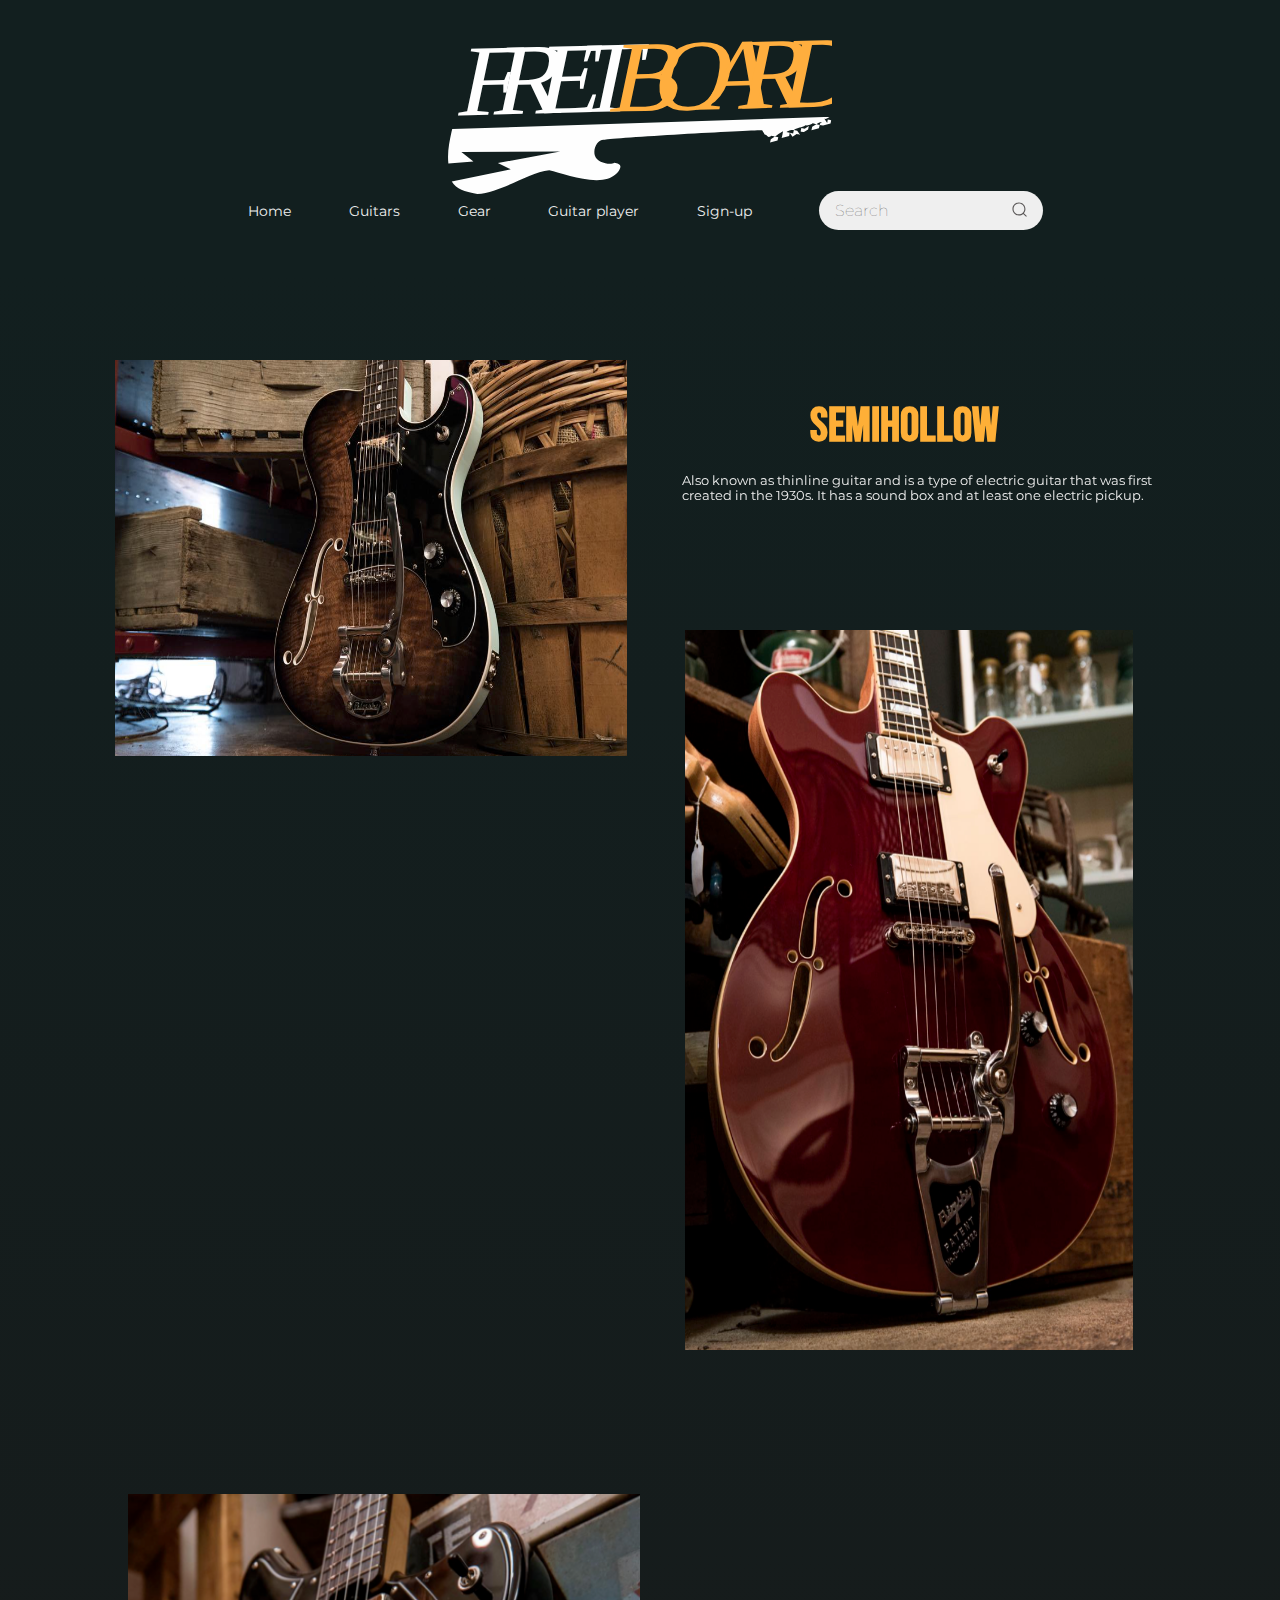
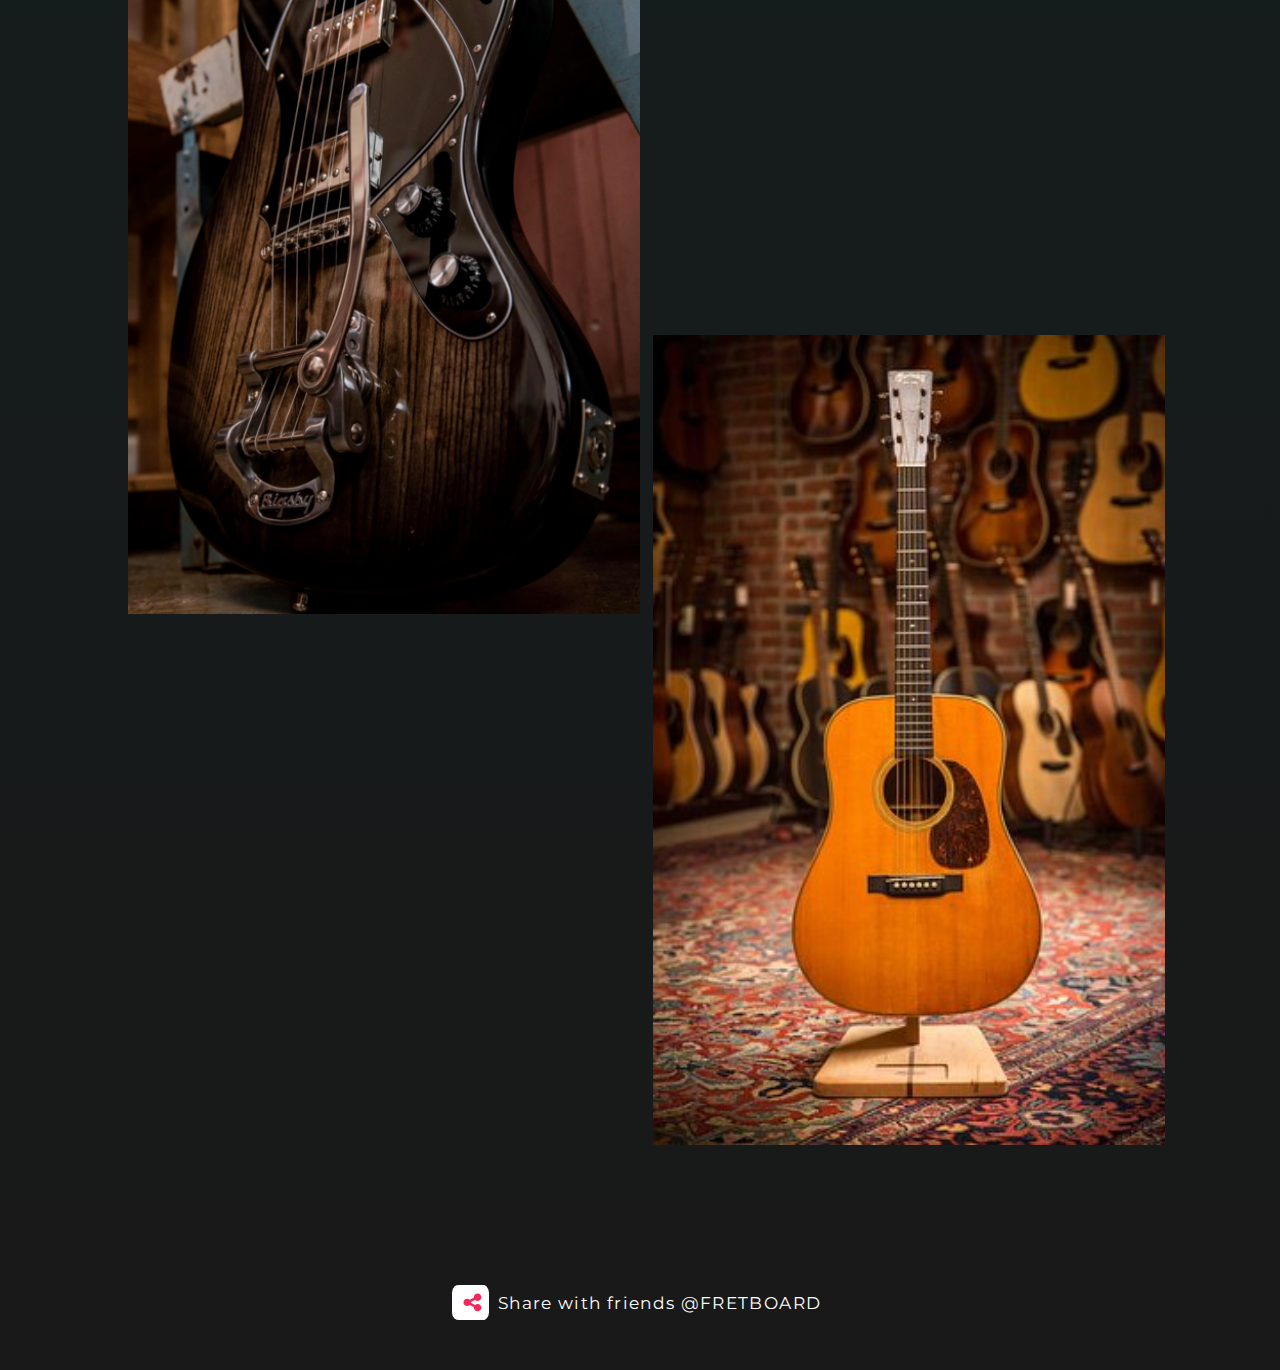
<file: sections/guitars.html>
<!DOCTYPE html>
<html lang="en">
<head>
    <meta charset="UTF-8">
    <meta http-equiv="X-UA-Compatible" content="IE=edge">
    <meta name="viewport" content="width=device-width, initial-scale=1.0">
    <meta name="description" content="This is a page for knowing the different kind of guitars and their use in the nowadays styles">
    <meta name="keywords" content="music, guitars, latin, tone, amplifiers, pedals, cables, blues, John Mayer, Eric Clapton, SRV, Eric Clapton, Martin Miller, Javier Serrano, Dave Giraldo, Guitarras Custom">
    <link rel="stylesheet" href="../css/guitars.css">
    <link rel="preconnect" href="https://fonts.googleapis.com">
    <link rel="preconnect" href="https://fonts.gstatic.com" crossorigin>
    <link rel="preconnect" href="https://fonts.googleapis.com">
    <link rel="preconnect" href="https://fonts.gstatic.com" crossorigin>
    <link href="https://fonts.googleapis.com/css2?family=Bebas+Neue&family=Montserrat:wght@300;400&display=swap" rel="stylesheet">
    <link href="https://unpkg.com/aos@2.3.1/dist/aos.css" rel="stylesheet">
    <title>FRETBOARD</title>
    <link rel="shortcut icon" href="../resources/vectors/logo_1.svg">
</head>
<body>
    <header>
        <nav>
            <div class="container">
                <div class="pageBrand">
                    <a href="../index.html"><img src="../resources/vectors/logo_1.svg" class="hamburguer" alt="FRETBOARD-logo"></a>
                </div>
            <div class="navBar">
                <div class="toggle-menu">
                    <label for="cbox1" class="lblCheckBox"><img src="../img/icons8-menú.svg" class="hamburguer" alt=""></label>
                </div>
                    <input class="checkBox" type="checkbox" id="cbox1">
                <ul class="mainMenu">
                    <li>
                        <a href="../index.html">Home</a>
                    </li>
                    <li>
                        <a href="./guitars.html">Guitars</a>
                    </li>
                    <li>
                        <a href="./gear.html">Gear</a>
                    </li>
                    <li>
                        <a href="./guitarPlayer.html">Guitar player</a>
                    </li>
                    <li>
                        <a href="./signUp.html">Sign-up</a>
                    </li>
                </ul>
            <div class="search">
                <input type="text" class="search__input" placeholder="Search">
                <button class="search__button">
                    <svg class="search__icon" aria-hidden="true" viewBox="0 0 24 24">
                        <g>
                            <path d="M21.53 20.47l-3.66-3.66C19.195 15.24 20 13.214 20 11c0-4.97-4.03-9-9-9s-9 4.03-9 9 4.03 9 9 9c2.215 0 4.24-.804 5.808-2.13l3.66 3.66c.147.146.34.22.53.22s.385-.073.53-.22c.295-.293.295-.767.002-1.06zM3.5 11c0-4.135 3.365-7.5 7.5-7.5s7.5 3.365 7.5 7.5-3.365 7.5-7.5 7.5-7.5-3.365-7.5-7.5z"></path>
                        </g>
                    </svg>
                </button>
            </div>
            </div>
        </nav>
    </header>
    <main>
        <div class="gridContainer">
            <div class="empty1"></div>
            <div class="gridA">
                <img src="../resources/img/semihollow.png" alt="">
            </div>
            <div class="gridB" data-aos="fade-left">
                <div>
                    <h1 class="title1">SEMIHOLLOW</h1><br>
                </div>
                <div class="paragraph1">
                    <p>
                        Also known as thinline guitar and is a type of electric guitar that was first created in the 1930s. It has a sound box and at least one electric pickup.
                    </p>
                </div>
            </div>
            <div class="gridC">
                <img src="../resources/img/hollow.png" alt="Hollow">
            </div>
            <div class="gridD" data-aos="fade-up">
                <div>
                    <h2 class="title2">HOLLOW</h2><br>
                </div>
                <div class="paragraph2">
                    <p>Hollow guitars were made to compete for loudness in large jazz bands and orchestras. The archtop shape and iconic F-hole design are instantly recognisable features of a hollow body. You might say this style of guitar is very much “of its time”. It utilises a large open body, a higher string action than your modern solid body guitar low output pickups. <br><br>What makes the hollow body so great as a jazz instrument is its clean, smooth tones. A hollow body’s dynamics resemble those of an electro-acoustic in many ways, but they sound rounded in the midrange – akin to a regular electric guitar – in contrast to an acoustic’s janglier characteristics.</p>
                </div>
            </div>
            <div class="gridE">
                <img src="../resources/img/solid.png" alt="Solid">
            </div>
            <div class="gridF" data-aos="fade-left">
                <div>
                    <h2 class="title3">SOLID</h2><br>
                </div>
                <div class="paragraph3">
                    <p> Is a guitar that requires external amplification in order to be heard at typical performance volumes, unlike a standard acoustic guitar (however combinations of the two - a semi-acoustic guitar and an electric acoustic guitar exist.) It uses one or more pickups to convert the vibration of its strings into electrical signals, which ultimately are reproduced as sound by loudspeakers. The sound is sometimes shaped or electronically altered to achieve different timbres or tonal qualities on the amplifier settings or the knobs on the guitar from that of an acoustic guitar.</p>
                </div>
            </div>
            <div class="empty2"></div>
            <div class="gridG">
                <img src="../resources/img/acoustic.jpg" alt="Solid">
            </div>
            <div class="gridH" data-aos="fade-up">
                <div class="paragraph4">
                    <p>The original, general term for this stringed instrument is guitar, and the retronym 'acoustic guitar' distinguishes it from an electric guitar, which relies on electronic amplification. Typically, a guitar's body is a sound box, of which the top side serves as a sound board that enhances the vibration sounds of the strings. In standard tuning the guitar's six strings[4] are tuned (low to high) E2 A2 D3 G3 B3 E4. <br><br>Guitar strings may be plucked individually with a pick (plectrum) or fingertip, or strummed to play chords. (Overtones are also present, closely related to harmonics of the fundamental pitch.) The string causes the soundboard and the air enclosed by the sound box to vibrate.</p>
                </div>
                <div>
                    <h2 class="title4" >ACOUSTIC</h2><br>
                </div>
            </div>
        </div>
    </main>
    <footer>
        <div class="footerContainer">
            <button class="button">
                <div class="icon">
                <svg height="18" width="18" xmlns="http://www.w3.org/2000/svg" version="1.1" viewBox="0 0 1024 1024" class="shere">
                    <path fill="#f2295b" d="M767.99994 585.142857q75.995429 0 129.462857 53.394286t53.394286 129.462857-53.394286 129.462857-129.462857 53.394286-129.462857-53.394286-53.394286-129.462857q0-6.875429 1.170286-19.456l-205.677714-102.838857q-52.589714 49.152-124.562286 49.152-75.995429 0-129.462857-53.394286t-53.394286-129.462857 53.394286-129.462857 129.462857-53.394286q71.972571 0 124.562286 49.152l205.677714-102.838857q-1.170286-12.580571-1.170286-19.456 0-75.995429 53.394286-129.462857t129.462857-53.394286 129.462857 53.394286 53.394286 129.462857-53.394286 129.462857-129.462857 53.394286q-71.972571 0-124.562286-49.152l-205.677714 102.838857q1.170286 12.580571 1.170286 19.456t-1.170286 19.456l205.677714 102.838857q52.589714-49.152 124.562286-49.152z"></path>
                </svg>
                <svg xmlns="http://www.w3.org/2000/svg" width="16" height="16" fill="currentColor" class="bi bi-telegram icon-shere" viewBox="0 0 16 16">
                    <path d="M16 8A8 8 0 1 1 0 8a8 8 0 0 1 16 0zM8.287 5.906c-.778.324-2.334.994-4.666 2.01-.378.15-.577.298-.595.442-.03.243.275.339.69.47l.175.055c.408.133.958.288 1.243.294.26.006.549-.1.868-.32 2.179-1.471 3.304-2.214 3.374-2.23.05-.012.12-.026.166.016.047.041.042.12.037.141-.03.129-1.227 1.241-1.846 1.817-.193.18-.33.307-.358.336a8.154 8.154 0 0 1-.188.186c-.38.366-.664.64.015 1.088.327.216.589.393.85.571.284.194.568.387.936.629.093.06.183.125.27.187.331.236.63.448.997.414.214-.02.435-.22.547-.82.265-1.417.786-4.486.906-5.751a1.426 1.426 0 0 0-.013-.315.337.337 0 0 0-.114-.217.526.526 0 0 0-.31-.093c-.3.005-.763.166-2.984 1.09z"></path>
                </svg>
                <svg xmlns="http://www.w3.org/2000/svg" width="16" height="16" fill="currentColor" class="bi bi-instagram icon-shere" viewBox="0 0 16 16">
                    <path d="M8 0C5.829 0 5.556.01 4.703.048 3.85.088 3.269.222 2.76.42a3.917 3.917 0 0 0-1.417.923A3.927 3.927 0 0 0 .42 2.76C.222 3.268.087 3.85.048 4.7.01 5.555 0 5.827 0 8.001c0 2.172.01 2.444.048 3.297.04.852.174 1.433.372 1.942.205.526.478.972.923 1.417.444.445.89.719 1.416.923.51.198 1.09.333 1.942.372C5.555 15.99 5.827 16 8 16s2.444-.01 3.298-.048c.851-.04 1.434-.174 1.943-.372a3.916 3.916 0 0 0 1.416-.923c.445-.445.718-.891.923-1.417.197-.509.332-1.09.372-1.942C15.99 10.445 16 10.173 16 8s-.01-2.445-.048-3.299c-.04-.851-.175-1.433-.372-1.941a3.926 3.926 0 0 0-.923-1.417A3.911 3.911 0 0 0 13.24.42c-.51-.198-1.092-.333-1.943-.372C10.443.01 10.172 0 7.998 0h.003zm-.717 1.442h.718c2.136 0 2.389.007 3.232.046.78.035 1.204.166 1.486.275.373.145.64.319.92.599.28.28.453.546.598.92.11.281.24.705.275 1.485.039.843.047 1.096.047 3.231s-.008 2.389-.047 3.232c-.035.78-.166 1.203-.275 1.485a2.47 2.47 0 0 1-.599.919c-.28.28-.546.453-.92.598-.28.11-.704.24-1.485.276-.843.038-1.096.047-3.232.047s-2.39-.009-3.233-.047c-.78-.036-1.203-.166-1.485-.276a2.478 2.478 0 0 1-.92-.598 2.48 2.48 0 0 1-.6-.92c-.109-.281-.24-.705-.275-1.485-.038-.843-.046-1.096-.046-3.233 0-2.136.008-2.388.046-3.231.036-.78.166-1.204.276-1.486.145-.373.319-.64.599-.92.28-.28.546-.453.92-.598.282-.11.705-.24 1.485-.276.738-.034 1.024-.044 2.515-.045v.002zm4.988 1.328a.96.96 0 1 0 0 1.92.96.96 0 0 0 0-1.92zm-4.27 1.122a4.109 4.109 0 1 0 0 8.217 4.109 4.109 0 0 0 0-8.217zm0 1.441a2.667 2.667 0 1 1 0 5.334 2.667 2.667 0 0 1 0-5.334z"></path>
                </svg>
                <svg xmlns="http://www.w3.org/2000/svg" width="16" height="16" fill="currentColor" class="bi bi-whatsapp icon-shere" viewBox="0 0 16 16">
                    <path d="M13.601 2.326A7.854 7.854 0 0 0 7.994 0C3.627 0 .068 3.558.064 7.926c0 1.399.366 2.76 1.057 3.965L0 16l4.204-1.102a7.933 7.933 0 0 0 3.79.965h.004c4.368 0 7.926-3.558 7.93-7.93A7.898 7.898 0 0 0 13.6 2.326zM7.994 14.521a6.573 6.573 0 0 1-3.356-.92l-.24-.144-2.494.654.666-2.433-.156-.251a6.56 6.56 0 0 1-1.007-3.505c0-3.626 2.957-6.584 6.591-6.584a6.56 6.56 0 0 1 4.66 1.931 6.557 6.557 0 0 1 1.928 4.66c-.004 3.639-2.961 6.592-6.592 6.592zm3.615-4.934c-.197-.099-1.17-.578-1.353-.646-.182-.065-.315-.099-.445.099-.133.197-.513.646-.627.775-.114.133-.232.148-.43.05-.197-.1-.836-.308-1.592-.985-.59-.525-.985-1.175-1.103-1.372-.114-.198-.011-.304.088-.403.087-.088.197-.232.296-.346.1-.114.133-.198.198-.33.065-.134.034-.248-.015-.347-.05-.099-.445-1.076-.612-1.47-.16-.389-.323-.335-.445-.34-.114-.007-.247-.007-.38-.007a.729.729 0 0 0-.529.247c-.182.198-.691.677-.691 1.654 0 .977.71 1.916.81 2.049.098.133 1.394 2.132 3.383 2.992.47.205.84.326 1.129.418.475.152.904.129 1.246.08.38-.058 1.171-.48 1.338-.943.164-.464.164-.86.114-.943-.049-.084-.182-.133-.38-.232z"></path>
                </svg>
                </div>
                <p>Share with friends @FRETBOARD</p>
            </button>
        </div>
    </footer>
    <script src="https://unpkg.com/aos@2.3.1/dist/aos.js"></script>
    <script>
        AOS.init();
    </script>
</body>
</html>
</file>
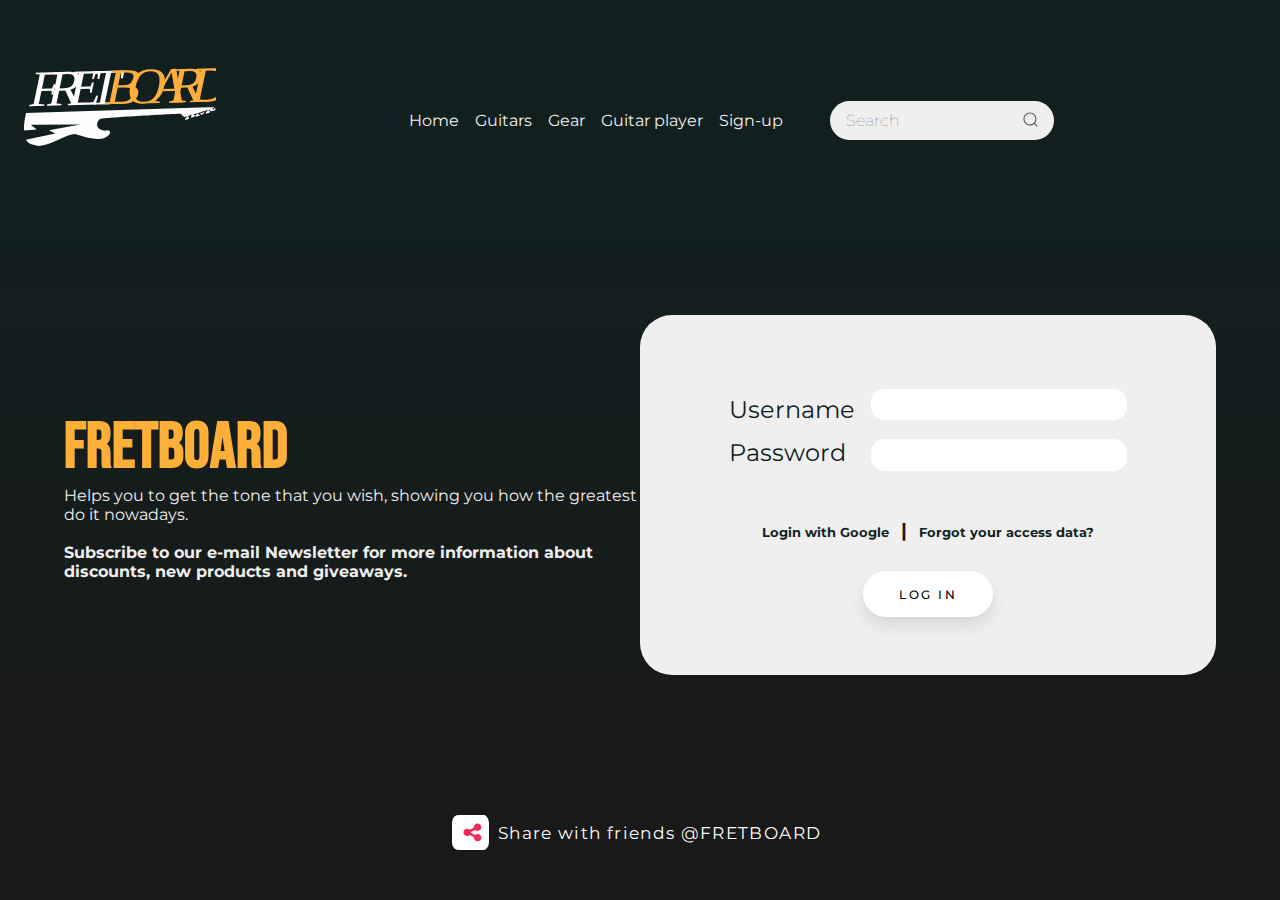
<file: sections/signUp.html>
<!DOCTYPE html>
<html lang="en">
<head>
    <meta charset="UTF-8">
    <meta http-equiv="X-UA-Compatible" content="IE=edge">
    <meta name="viewport" content="width=device-width, initial-scale=1.0">
    <meta name="description" content="Here you can susbscribe to our community and receive the newest information and trends of music around the world ">
    <meta name="keywords" content="music, guitars, latin, tone, subscription, community, newsletter, news, sign up, blues, John Mayer, Eric Clapton, SRV, Eric Johnson">
    <link rel="stylesheet" href="../css/signUp.css">
    <link rel="preconnect" href="https://fonts.googleapis.com">
    <link rel="preconnect" href="https://fonts.gstatic.com" crossorigin>
    <link href="https://fonts.googleapis.com/css2?family=Bebas+Neue&family=Montserrat:wght@300;400&display=swap" rel="stylesheet">
    <title>FRETBOARD</title>
    <link rel="shortcut icon" href="../resources/vectors/logo_1.svg">
</head>
<body>
    <header>
        <nav>
            <div class="container">
                <div class="pageBrand">
                    <a href="./index.html"><img src="../resources/vectors/logo_1.svg" class="hamburguer" alt="FRETBOARD-logo"></a>
                </div>
            <div class="navBar">
                <div class="toggle-menu">
                    <label for="cbox1" class="lblCheckBox"><img src="../img/icons8-menú.svg" class="hamburguer" alt=""></label>
                </div>
                    <input class="checkBox" type="checkbox" id="cbox1">
                <ul class="mainMenu">
                    <li>
                        <a href="../index.html">Home</a>
                    </li>
                    <li>
                        <a href="../sections/guitars.html">Guitars</a>
                    </li>
                    <li>
                        <a href="../sections/gear.html">Gear</a>
                    </li>
                    <li>
                        <a href="../sections/guitarPlayer.html">Guitar player</a>
                    </li>
                    <li>
                        <a href="../sections/signUp.html">Sign-up</a>
                    </li>
                </ul>
            <div class="search">
                <input type="text" class="search__input" placeholder="Search">
                <button class="search__button">
                    <svg class="search__icon" aria-hidden="true" viewBox="0 0 24 24">
                        <g>
                            <path d="M21.53 20.47l-3.66-3.66C19.195 15.24 20 13.214 20 11c0-4.97-4.03-9-9-9s-9 4.03-9 9 4.03 9 9 9c2.215 0 4.24-.804 5.808-2.13l3.66 3.66c.147.146.34.22.53.22s.385-.073.53-.22c.295-.293.295-.767.002-1.06zM3.5 11c0-4.135 3.365-7.5 7.5-7.5s7.5 3.365 7.5 7.5-3.365 7.5-7.5 7.5-7.5-3.365-7.5-7.5z"></path>
                        </g>
                    </svg>
                </button>
            </div>
            </div>
        </nav>
    </header>
    <main>
        <div class="gridContainer">
            <div class="gridA">
            </div>
            <div class="gridB">
            </div>
            <div class="gridC">
                <h1>FRETBOARD</h1>
                <div class="paragraph1">
                    <p>Helps you to get the tone that you wish, showing you how the greatest do it nowadays. <br><br>
                        <b>Subscribe to our e-mail Newsletter for more information about discounts, new products and giveaways.</b>
                    </p> 
                </div>
            </div>
            <div class="gridD">
                <form class="login">
                    <div class="labels">
                        <label for="usuario">Username</label>
                        <label for="Contraseña">Password</label>
                    </div>
                    <div class="inputs">
                        <input type="text" name="usuario"><br>
                        <input type="password" name="contraseña"><br>
                    </div>
                </form>
                <div class="googleAccess">
                    <div>
                        <h3 class="forgotPwd"><a href="https://google.com">Login with Google</a> | <a href="https://youtube.com">Forgot your access data?</a></h3>
                    </div>
                </div>
                <div>
                    <button> Log In
                    </button>
                </div>
            </div>
            <div class="gridE">
            </div>
            <div class="gridF">
            </div>
        </div>
    </main>
    <footer>
        <div class="footerContainer">
            <button class="button">
                <div class="icon">
                <svg height="18" width="18" xmlns="http://www.w3.org/2000/svg" version="1.1" viewBox="0 0 1024 1024" class="shere">
                    <path fill="#f2295b" d="M767.99994 585.142857q75.995429 0 129.462857 53.394286t53.394286 129.462857-53.394286 129.462857-129.462857 53.394286-129.462857-53.394286-53.394286-129.462857q0-6.875429 1.170286-19.456l-205.677714-102.838857q-52.589714 49.152-124.562286 49.152-75.995429 0-129.462857-53.394286t-53.394286-129.462857 53.394286-129.462857 129.462857-53.394286q71.972571 0 124.562286 49.152l205.677714-102.838857q-1.170286-12.580571-1.170286-19.456 0-75.995429 53.394286-129.462857t129.462857-53.394286 129.462857 53.394286 53.394286 129.462857-53.394286 129.462857-129.462857 53.394286q-71.972571 0-124.562286-49.152l-205.677714 102.838857q1.170286 12.580571 1.170286 19.456t-1.170286 19.456l205.677714 102.838857q52.589714-49.152 124.562286-49.152z"></path>
                </svg>
                <svg xmlns="http://www.w3.org/2000/svg" width="16" height="16" fill="currentColor" class="bi bi-telegram icon-shere" viewBox="0 0 16 16">
                    <path d="M16 8A8 8 0 1 1 0 8a8 8 0 0 1 16 0zM8.287 5.906c-.778.324-2.334.994-4.666 2.01-.378.15-.577.298-.595.442-.03.243.275.339.69.47l.175.055c.408.133.958.288 1.243.294.26.006.549-.1.868-.32 2.179-1.471 3.304-2.214 3.374-2.23.05-.012.12-.026.166.016.047.041.042.12.037.141-.03.129-1.227 1.241-1.846 1.817-.193.18-.33.307-.358.336a8.154 8.154 0 0 1-.188.186c-.38.366-.664.64.015 1.088.327.216.589.393.85.571.284.194.568.387.936.629.093.06.183.125.27.187.331.236.63.448.997.414.214-.02.435-.22.547-.82.265-1.417.786-4.486.906-5.751a1.426 1.426 0 0 0-.013-.315.337.337 0 0 0-.114-.217.526.526 0 0 0-.31-.093c-.3.005-.763.166-2.984 1.09z"></path>
                </svg>
                <svg xmlns="http://www.w3.org/2000/svg" width="16" height="16" fill="currentColor" class="bi bi-instagram icon-shere" viewBox="0 0 16 16">
                    <path d="M8 0C5.829 0 5.556.01 4.703.048 3.85.088 3.269.222 2.76.42a3.917 3.917 0 0 0-1.417.923A3.927 3.927 0 0 0 .42 2.76C.222 3.268.087 3.85.048 4.7.01 5.555 0 5.827 0 8.001c0 2.172.01 2.444.048 3.297.04.852.174 1.433.372 1.942.205.526.478.972.923 1.417.444.445.89.719 1.416.923.51.198 1.09.333 1.942.372C5.555 15.99 5.827 16 8 16s2.444-.01 3.298-.048c.851-.04 1.434-.174 1.943-.372a3.916 3.916 0 0 0 1.416-.923c.445-.445.718-.891.923-1.417.197-.509.332-1.09.372-1.942C15.99 10.445 16 10.173 16 8s-.01-2.445-.048-3.299c-.04-.851-.175-1.433-.372-1.941a3.926 3.926 0 0 0-.923-1.417A3.911 3.911 0 0 0 13.24.42c-.51-.198-1.092-.333-1.943-.372C10.443.01 10.172 0 7.998 0h.003zm-.717 1.442h.718c2.136 0 2.389.007 3.232.046.78.035 1.204.166 1.486.275.373.145.64.319.92.599.28.28.453.546.598.92.11.281.24.705.275 1.485.039.843.047 1.096.047 3.231s-.008 2.389-.047 3.232c-.035.78-.166 1.203-.275 1.485a2.47 2.47 0 0 1-.599.919c-.28.28-.546.453-.92.598-.28.11-.704.24-1.485.276-.843.038-1.096.047-3.232.047s-2.39-.009-3.233-.047c-.78-.036-1.203-.166-1.485-.276a2.478 2.478 0 0 1-.92-.598 2.48 2.48 0 0 1-.6-.92c-.109-.281-.24-.705-.275-1.485-.038-.843-.046-1.096-.046-3.233 0-2.136.008-2.388.046-3.231.036-.78.166-1.204.276-1.486.145-.373.319-.64.599-.92.28-.28.546-.453.92-.598.282-.11.705-.24 1.485-.276.738-.034 1.024-.044 2.515-.045v.002zm4.988 1.328a.96.96 0 1 0 0 1.92.96.96 0 0 0 0-1.92zm-4.27 1.122a4.109 4.109 0 1 0 0 8.217 4.109 4.109 0 0 0 0-8.217zm0 1.441a2.667 2.667 0 1 1 0 5.334 2.667 2.667 0 0 1 0-5.334z"></path>
                </svg>
                <svg xmlns="http://www.w3.org/2000/svg" width="16" height="16" fill="currentColor" class="bi bi-whatsapp icon-shere" viewBox="0 0 16 16">
                    <path d="M13.601 2.326A7.854 7.854 0 0 0 7.994 0C3.627 0 .068 3.558.064 7.926c0 1.399.366 2.76 1.057 3.965L0 16l4.204-1.102a7.933 7.933 0 0 0 3.79.965h.004c4.368 0 7.926-3.558 7.93-7.93A7.898 7.898 0 0 0 13.6 2.326zM7.994 14.521a6.573 6.573 0 0 1-3.356-.92l-.24-.144-2.494.654.666-2.433-.156-.251a6.56 6.56 0 0 1-1.007-3.505c0-3.626 2.957-6.584 6.591-6.584a6.56 6.56 0 0 1 4.66 1.931 6.557 6.557 0 0 1 1.928 4.66c-.004 3.639-2.961 6.592-6.592 6.592zm3.615-4.934c-.197-.099-1.17-.578-1.353-.646-.182-.065-.315-.099-.445.099-.133.197-.513.646-.627.775-.114.133-.232.148-.43.05-.197-.1-.836-.308-1.592-.985-.59-.525-.985-1.175-1.103-1.372-.114-.198-.011-.304.088-.403.087-.088.197-.232.296-.346.1-.114.133-.198.198-.33.065-.134.034-.248-.015-.347-.05-.099-.445-1.076-.612-1.47-.16-.389-.323-.335-.445-.34-.114-.007-.247-.007-.38-.007a.729.729 0 0 0-.529.247c-.182.198-.691.677-.691 1.654 0 .977.71 1.916.81 2.049.098.133 1.394 2.132 3.383 2.992.47.205.84.326 1.129.418.475.152.904.129 1.246.08.38-.058 1.171-.48 1.338-.943.164-.464.164-.86.114-.943-.049-.084-.182-.133-.38-.232z"></path>
                </svg>
                </div>
                <p>Share with friends @FRETBOARD</p>
            </button>
        </div>
    </footer>
</body>
</html>
</file>
<file: css/index.css>
/*

PALETA DE COLORES

#F66B0EWhite-Gray
#F66B0E Orange
#205375 Royal Blue
#F66B0E Dark blue
*/

/*Colors*/
/* $royalBlue:#205375;
$boldColor:#FEAF37;
$whiteGray:#EFEFEF;
$darkslategray:darkslategray;
$mainBg:rgb(25,25,25);
$searchBorder:rgb(114, 197, 197);
$iconColor:rgb(90, 87, 87);
$headerBg:rgb(18, 31, 31);

/*measurements*/

/* $imgW:34vw; */

/*borders radius*/

/* $b1:30px;
$b2:30px;
$b3:0px;
$b4:0px; */

/*fonts*/
/* $montserrat:'montserrat','sans-serif';
$bebas: 'bebas neue','sans-serif'; */

@media (min-width:320px) and (max-width:767px){

*{
    padding: 0;
    border: 0;
    margin:0;
}
.container{
    background-color: rgb(18, 31, 31);
    height: 15vh;
    width: 100%;
}
.checkBox{
    display: none;
}
.navBar{
    width: 100%;
}
.pageBrand{
    display: flex;
    justify-content: flex-start;
    align-items: center;
    position: absolute;
    width: 100vw;
    padding-left: 1vw;
    padding-top: 2vh;
    height:10vh;
}
.lblCheckBox{
    position: absolute;
    top: 1em;
    right:1em;
    filter: invert(1);
    cursor:pointer;
    z-index: 1;
}
.mainMenu{
    display: flex;
    flex-direction: column;
    justify-content:center;
    align-items: center;
    background-color: rgb(18, 31, 31);
    transform: translateY(-100%);
    transition: 0.5s;
    z-index: 1;
    width: 100%;
}
.hamburguer:hover{
    filter:invert(0);
    transition: 0.5s;
}
ul{
    padding:1em;
}
li{
    list-style: none;
    padding: 1em;
}
a{
    text-decoration: none;
    font-size: 0.8em;
    font-family: 'montserrat','sans-serif';
}
a:link{
    color:white;
}
a:visited{
    color:white;
}
.checkBox:checked + .mainMenu{
    transform: translateY(28%);
    transition: 0.5s;
}
.navBar{
    width: 60vw;
    display: flex;
    align-items: center;
    justify-content: center;
}
.checkBox{
    display: none;
}
.search {
display: flex;
align-items: center;
justify-content: space-between;
text-align: center;
padding-right: 2em;
z-index: 0;
}

.search__input {
font-family:'Montserrat', sans-serif;
font-size: inherit;
background-color: #f4f2f2;
border: none;
color:darkslategray;
padding: 0.7rem 1rem;
border-radius: 30px;
width: 25vw;
height: 1em;
top:2em;
right: 8em;
position: absolute;
transition: all ease-in-out .5s;
margin-right: -2rem;
}

.search__input:hover, .search__input:focus {
box-shadow: 0 0 1em rgb(114, 197, 197);
}

.search__input:focus {
outline: none;
background-color: #f0eeee;
border-color: #F66B0E;
}

.search__input::-webkit-input-placeholder {
font-weight: 100;
color: rgb(90, 87, 87);
}

.search__input:focus + .search__button {
background-color: #f0eeee;
}

.search__button {
border: none;
background-color: transparent;
margin-top: 0.1em;
position:absolute;
top:3em;
right:9em;
}

.search__button:hover {
cursor: pointer;
}

.search__icon {
height: 1.3em;
width: 1.3em;
fill: rgb(90, 87, 87);
}
.gridContainer{
    background: linear-gradient(to bottom,rgb(18, 31, 31),rgb(25, 25, 25));
    display:grid;
    grid-template-areas:
    "empty1 gridA empty2"
    "empty1 gridB empty2"
    "empty1 gridD empty2"
    "empty1 gridC empty2"
    "empty1 gridX empty2"
    "empty1 gridY empty2";
    grid-template-columns: 5vw 90VW 5vw;
    grid-template-rows: 35vh 35vh 35vh 35vh 35vh 35vh ;
    color:black;
}

.empty1{
    grid-area: empty1;
    display:flex;
}
.empty2{
    grid-area: empty2;
    display:flex;
}
.gridA{
    grid-area: gridA;
    display:flex;
    justify-content: center;
    align-items: center;
}
iframe{
    width:90vw;
    height:30vh;
}
.gridB{
    grid-area: gridB;
    display:flex;
    flex-direction: column;
    justify-content: center;
    align-items: center;
    text-align: justify;
    color:#EFEFEF
}
.title1,.title2,.title3{
    font-family:'Bebas neue', sans-serif;
    color:#feaf37;
    font-size: 2em;
}
.paragraph1, .paragraph3{
    font-family:'Montserrat', sans-serif;
    font-size: 0.5em;
}
.paragraph1 b{
    color:#feaf37;
}
.gridC{
    grid-area:gridC;
    display:flex;
    flex-direction: column;
    justify-content: center;
    align-items: center;
    text-align: justify;
    color:#EFEFEF
}
.paragraph2{
    font-family:'Montserrat', sans-serif;
    padding: 0 2vw 0 0;
    font-size: 0.5em;
}
.gridD{
    grid-area:gridD;
    display:flex;
    justify-content: center;
    align-items: center;
}
.gridD img{
    width: 90vw;
    height:35vh;
}
.gridX{
    grid-area: gridX;
    display:flex;
    justify-content: center;
    align-items: center;
}
.gridX img{
    width: 90vw;
    height:35vh;
}
.gridY{
    grid-area:gridY;
    display:flex;
    flex-direction: column;
    justify-content: center;
    align-items: center;
    text-align: justify;
    color:#EFEFEF
}
.paragraph3 i{
    color:#feaf37;
}
.footerContainer{
    height: 5vh;
    display: flex;
    justify-content: space-around;
    align-items: center;
    background-color: rgb(25,25,25);
}
.button {
    font-family:'Montserrat', sans-serif;
    font-weight: 400;
    background: rgb(25, 25, 25);
    color: white;
    padding: 0.35em 0;
    font-size: 0.5em;
    border: none;
    border-radius: 0.7em;
    letter-spacing: 0.08em;
    position: relative;
    display: flex;
    align-content: center;
    align-items: center;
    overflow: hidden;
    height: 2.1em;
    padding-left: 3em;
    padding-right: 0.7em;
}

.button .icon {
    background: #fff;
    margin-right: 1em;
    height: 2.2em;
    width: 2.2em;
    border-radius: 0.5em;
    position: absolute;
    display: flex;
    align-items: center;
    justify-content: center;
    left: 0.3em;
    transition: all .7s;
}

.shere {
    width: 1.3rem;
    height: 1.3rem;
    margin-left: 4px;
}

.button:hover .icon {
    width: calc(100% - 0.6rem);
}

.button:hover .shere {
    width: calc(100% - 0.6rem);
    display: none;
}

.button .icon-shere {
    color: rgb(25, 25, 25);
    width: 0.6rem;
    height: 0.6rem;
    display: none;
    padding: 0 0.5vw 0 0.5vw;
}

.button:hover .icon .icon-shere {
    display: flex;
}
}

@media (min-width:768px){
*{
    padding: 0;
    border: 0;
    margin:0;
}
.navBar{
    display: flex;
    justify-content: space-between;
    width: 100vw;
    padding-top: 1em;
}
div.container {
display: flex;
flex-wrap: wrap;
background-color: rgb(18, 31, 31);
align-items: stretch;
justify-content: space-around;
align-content: center;
height: 25vh;
}
.pageBrand {
width: 100vw;
padding-top: 2vh;
display: flex;
justify-content: center;
align-items: center;
height: 13vh;
}
.mainMenu{
    display: flex;
    padding-right: 3vw;
    justify-content: space-around;
    align-items: center;
}
li{
    list-style: none;
}
a{
    text-decoration: none;
    padding:2em;
    font-family: 'montserrat','sans-serif';
    font-size: 0.9em;
}
.lblCheckBox,.checkBox{
    display: none;
}
div.container .pageBrand a img {
width: 30vw;
}
div.container .navBar {
width: 100vw;
display: flex;
align-items: center;
justify-content: center;
}
div.container .navBar .checkBox {
display: none;
}
div.container .navBar ul li a:link {
color: #EFEFEF;
}
div.container .navBar ul li a:visited {
color: #EFEFEF;
}
div.container .navBar ul li a:hover {
color: #FEAF37;
transition: 0.4s;
}
.search {
display: flex;
align-items: center;
justify-content: space-between;
text-align: center;
padding-right: 2em;
}
.search__input {
font-family: "Montserrat", sans-serif;
font-size: inherit;
background-color: #EFEFEF;
border: none;
color: darkslategray;
padding: 0.7rem 1rem;
border-radius: 30px;
width: 15vw;
height: 1em;
transition: all ease-in-out 0.5s;
margin-right: -2rem;
}
.search__input:hover, .search__input:focus {
box-shadow: 0 0 1em rgb(114, 197, 197);
}
.search__input:focus {
outline: none;
background-color: #f0eeee;
border-color: #F66B0E;
}
.search__input::-webkit-input-placeholder {
font-weight: 100;
color: rgb(90, 87, 87);
}
.search__input:focus + .search__button {
background-color: #f0eeee;
}
.search__button {
border: none;
background-color: transparent;
margin-top: 0.1em;
}
.search__button:hover {
cursor: pointer;
}
.search__icon {
height: 1.3em;
width: 1.3em;
fill: rgb(90, 87, 87);
}
.gridContainer{
    background: linear-gradient(to bottom,rgb(18, 31, 31),rgb(25, 25, 25));
    display:grid;
    grid-template-areas:
    "empty1 gridA gridB empty2"
    "empty1 gridA gridB empty2"
    "empty1 gridC gridD empty2"
    "empty1 gridC gridD empty2"
    "empty1 gridX gridY empty2"
    "empty1 gridX gridY empty2";
    grid-template-columns: 7vw 43vw 43vw 7vw;
    grid-template-rows: 25vh 25vh 20vh 20vh 25vh 25vh;
    color:black;
}

.empty1{
    grid-area: empty1;
    display:flex;
}
.empty2{
    grid-area: empty2;
    display:flex;
}
.gridA{
    grid-area: gridA;
    display:flex;
    justify-content: center;
    align-items: center;
}
iframe{
    width:43vw;
    height: 35vh;
}
.gridB{
    grid-area: gridB;
    display:flex;
    flex-direction: column;
    justify-content: center;
    align-items: center;
    text-align: justify;
    color:#EFEFEF
}
.title1,.title2,.title3{
    font-family:'Bebas neue', sans-serif;
    color:#feaf37;
    font-size: 2em;
}
.paragraph1, .paragraph3{
    font-family:'Montserrat', sans-serif;
    padding: 0 0 0 2vw;
    font-size: 0.7em;
}
.paragraph1 b{
    color:#feaf37;
}
.gridC{
    grid-area:gridC;
    display:flex;
    flex-direction: column;
    justify-content: center;
    align-items: center;
    text-align: justify;
    color:#EFEFEF
}
.paragraph2{
    font-family:'Montserrat', sans-serif;
    padding: 0 2vw 0 0;
    font-size: 0.7em;
}
.gridD{
    grid-area:gridD;
    display:flex;
    justify-content: center;
    align-items: center;
}
.gridD img{
    width: 43vw;
    height:40vh;
}
.gridX{
    grid-area: gridX;
    display:flex;
    justify-content: center;
    align-items: center;
}
.gridX img{
    width: 43vw;
    height:35vh;
}
.gridY{
    grid-area:gridY;
    display:flex;
    flex-direction: column;
    justify-content: center;
    align-items: center;
    text-align: justify;
    color:#EFEFEF
}
.paragraph3 i{
    color:#feaf37;
}
.footerContainer{
    height: 15vh;
    display: flex;
    justify-content: space-around;
    align-items: center;
    background-color: rgb(25,25,25);
}
.button {
    font-family:'Montserrat', sans-serif;
    font-weight: 400;
    background: rgb(25, 25, 25);
    color: white;
    padding: 0.35em 0;
    font-size: 17px;
    border: none;
    border-radius: 0.7em;
    letter-spacing: 0.08em;
    position: relative;
    display: flex;
    align-content: center;
    align-items: center;
    overflow: hidden;
    height: 2.1em;
    padding-left: 3em;
    padding-right: 0.7em;
}

.button .icon {
    background: #fff;
    margin-right: 1em;
    height: 2.2em;
    width: 2.2em;
    border-radius: 0.5em;
    position: absolute;
    display: flex;
    align-items: center;
    justify-content: center;
    left: 0.3em;
    transition: all .7s;
}

.shere {
    width: 1.3rem;
    height: 1.3rem;
    margin-left: 4px;
}

.button:hover .icon {
    width: calc(100% - 0.6rem);
}

.button:hover .shere {
    width: calc(100% - 0.6rem);
    display: none;
}

.button .icon-shere {
    color: rgb(25, 25, 25);
    width: 1.5rem;
    height: 1.5rem;
    display: none;
    padding: 0 0.5vw 0 0.5vw;
}

.button:hover .icon .icon-shere {
    display: flex;
}
}
@media screen and (min-width:1440px){
    *{
        padding: 0;
        border:0;
        margin:0;
    }
    .navBar{
        display: flex;
        justify-content: space-around;
        width: 75vw;
        padding-top: 1em;
    }
    div.container {
    display: flex;
    background-color: rgb(18, 31, 31);
    align-items: stretch;
    justify-content: space-around;
    align-content: center;
    height: 25vh;
    }
    .pageBrand {
    width: 15vw;
    padding-top: 2vh;
    display: flex;
    justify-content: center;
    align-items: center;
    height: 20vh;
    }
    .mainMenu{
        display: flex;
        padding-right: 3vw;
        justify-content: center;
        align-items: center;
    }
    li{
        list-style: none;
    }
    a{
        text-decoration: none;
        padding:2em;
        font-family: 'montserrat','sans-serif';
        font-size: 1.7em;
    }
    .lblCheckBox,.checkBox{
        display: none;
    }
    div.container .pageBrand a img {
    width: 15vw;
    padding-left: 6em;
    }
    div.container .navBar {
    width: 100vw;
    display: flex;
    align-items: center;
    justify-content: center;
    }
    div.container .navBar .checkBox {
    display: none;
    }
    div.container .navBar ul li a:link {
    color: #EFEFEF;
    }
    div.container .navBar ul li a:visited {
    color: #EFEFEF;
    }
    div.container .navBar ul li a:hover {
    color: #FEAF37;
    transition: 0.4s;
    }
    .search {
    display: flex;
    align-items: center;
    justify-content: space-between;
    text-align: center;
    padding-right: 2em;
    }
    .search__input {
    font-family: "Montserrat", sans-serif;
    font-size: inherit;
    background-color: #EFEFEF;
    border: none;
    color: darkslategray;
    padding: 0.7rem 1rem;
    border-radius: 30px;
    width: 15vw;
    height: 1em;
    transition: all ease-in-out 0.5s;
    margin-right: -2rem;
    }
    .search__input:hover, .search__input:focus {
    box-shadow: 0 0 1em rgb(114, 197, 197);
    }
    .search__input:focus {
    outline: none;
    background-color: #f0eeee;
    border-color: #F66B0E;
    }
    .search__input::-webkit-input-placeholder {
    font-weight: 100;
    color: rgb(90, 87, 87);
    }
    .search__input:focus + .search__button {
    background-color: #f0eeee;
    }
    .search__button {
    border: none;
    background-color: transparent;
    margin-top: 0.1em;
    }
    .search__button:hover {
    cursor: pointer;
    }
    .search__icon {
    height: 1.3em;
    width: 1.3em;
    fill: rgb(90, 87, 87);
    }
    .gridContainer{
        background: linear-gradient(to bottom,rgb(18, 31, 31),rgb(25, 25, 25));
        display:grid;
        grid-template-areas:
        "empty1 gridA gridB empty2"
        "empty1 gridA gridB empty2"
        "empty1 gridC gridD empty2"
        "empty1 gridC gridD empty2"
        "empty1 gridX gridY empty2"
        "empty1 gridX gridY empty2";
        grid-template-columns: 10vw 40vw 40vw 10vw;
        grid-template-rows: 30vh 30vh 30vh 30vh 30vh 30vh;
        color:black;
    }
    
    .empty1{
        grid-area: empty1;
        display:flex;
    }
    .empty2{
        grid-area: empty2;
        display:flex;
    }
    .gridA{
        grid-area: gridA;
        display:flex;
        justify-content: center;
        align-items: center;
    }
    iframe{
        width:40vw;
        height: 46vh;
    }
    .gridB{
        grid-area: gridB;
        display:flex;
        flex-direction: column;
        justify-content: center;
        align-items: center;
        text-align: justify;
        color:#EFEFEF
    }
    .title1,.title2,.title3{
        font-family:'Bebas neue', sans-serif;
        color:#feaf37;
        font-size: 4em;
    }
    .paragraph1, .paragraph3{
        font-family:'Montserrat', sans-serif;
        padding: 0 0 0 2vw;
        font-size: 1em;
    }
    .paragraph1 b{
        color:#feaf37;
    }
    .gridC{
        grid-area:gridC;
        display:flex;
        flex-direction: column;
        justify-content: center;
        align-items: center;
        text-align: justify;
        color:#EFEFEF
    }
    .paragraph2{
        font-family:'Montserrat', sans-serif;
        padding: 0 2vw 0 0;
        font-size: 1em;
    }
    .gridD{
        grid-area:gridD;
        display:flex;
        justify-content: center;
        align-items: center;
    }
    .gridD img{
        width: 40vw;
        height:55vh;
    }
    .gridX{
        grid-area: gridX;
        display:flex;
        justify-content: center;
        align-items: center;
    }
    .gridX img{
        width: 40vw;
        height:55vh;
    }
    .gridY{
        grid-area:gridY;
        display:flex;
        flex-direction: column;
        justify-content: center;
        align-items: center;
        text-align: justify;
        color:#EFEFEF
    }
    .paragraph3 i{
        color:#feaf37;
    }
    .footerContainer{
        height: 15vh;
        display: flex;
        justify-content: space-around;
        align-items: center;
        background-color: rgb(25,25,25);
    }
    .button {
        font-family:'Montserrat', sans-serif;
        font-weight: 400;
        background: rgb(25, 25, 25);
        color: white;
        padding: 0.35em 0;
        font-size: 17px;
        border: none;
        border-radius: 0.7em;
        letter-spacing: 0.08em;
        position: relative;
        display: flex;
        align-content: center;
        align-items: center;
        overflow: hidden;
        height: 2.1em;
        padding-left: 3em;
        padding-right: 0.7em;
    }
    
    .button .icon {
        background: #fff;
        margin-right: 1em;
        height: 2.2em;
        width: 2.2em;
        border-radius: 0.5em;
        position: absolute;
        display: flex;
        align-items: center;
        justify-content: center;
        left: 0.3em;
        transition: all .7s;
    }
    
    .shere {
        width: 1.3rem;
        height: 1.3rem;
        margin-left: 4px;
    }
    
    .button:hover .icon {
        width: calc(100% - 0.6rem);
    }
    
    .button:hover .shere {
        width: calc(100% - 0.6rem);
        display: none;
    }
    
    .button .icon-shere {
        color: rgb(25, 25, 25);
        width: 1.5rem;
        height: 1.5rem;
        display: none;
        padding: 0 0.5vw 0 0.5vw;
    }
    
    .button:hover .icon .icon-shere {
        display: flex;
    }
    }
</file>
<file: css/gear.css>
@media (min-width:320px) and (max-width:767px){
    *{
        padding: 0;
        border: 0;
        margin:0;
    }
    .container{
        background-color: rgb(18, 31, 31);
        height: 15vh;
        width: 100%;
    }
    .checkBox{
        display: none;
    }
    .navBar{
        width: 100%;
    }
    .pageBrand{
        display: flex;
        justify-content: flex-start;
        align-items: center;
        position: absolute;
        width: 100vw;
        padding-left: 1vw;
        padding-top: 2vh;
        height:10vh;
    }
    .lblCheckBox{
        position: absolute;
        top: 1em;
        right:1em;
        filter: invert(1);
        cursor:pointer;
        z-index: 1;
    }
    .mainMenu{
        display: flex;
        flex-direction: column;
        justify-content:center;
        align-items: center;
        background-color: rgb(18, 31, 31);
        transform: translateY(-100%);
        transition: 0.5s;
        z-index: 1;
        width: 100%;
    }
    .hamburguer:hover{
        filter:invert(0);
        transition: 0.5s;
    }
    ul{
        padding:1em;
    }
    li{
        list-style: none;
        padding: 1em;
    }
    a{
        text-decoration: none;
        font-size: 0.8em;
        font-family: 'montserrat','sans-serif';
    }
    a:link{
        color:white;
    }
    a:visited{
        color:white;
    }
    .checkBox:checked + .mainMenu{
        transform: translateY(28%);
        transition: 0.5s;
    }
    .navBar{
        width: 60vw;
        display: flex;
        align-items: center;
        justify-content: center;
    }
    .checkBox{
        display: none;
    }
    .search {
    display: flex;
    align-items: center;
    justify-content: space-between;
    text-align: center;
    padding-right: 2em;
    z-index: 0;
    }
    
    .search__input {
    font-family:'Montserrat', sans-serif;
    font-size: inherit;
    background-color: #f4f2f2;
    border: none;
    color:darkslategray;
    padding: 0.7rem 1rem;
    border-radius: 30px;
    width: 25vw;
    height: 1em;
    top:2em;
    right: 8em;
    position: absolute;
    transition: all ease-in-out .5s;
    margin-right: -2rem;
    }
    
    .search__input:hover, .search__input:focus {
    box-shadow: 0 0 1em rgb(114, 197, 197);
    }
    
    .search__input:focus {
    outline: none;
    background-color: #f0eeee;
    border-color: #F66B0E;
    }
    
    .search__input::-webkit-input-placeholder {
    font-weight: 100;
    color: rgb(90, 87, 87);
    }
    
    .search__input:focus + .search__button {
    background-color: #f0eeee;
    }
    
    .search__button {
    border: none;
    background-color: transparent;
    margin-top: 0.1em;
    position:absolute;
    top:3em;
    right:9em;
    }
    
    .search__button:hover {
    cursor: pointer;
    }
    
    .search__icon {
    height: 1.3em;
    width: 1.3em;
    fill: rgb(90, 87, 87);
    }
    .gridContainer {
    background: linear-gradient(to bottom, rgb(18, 31, 31), rgb(25, 25, 25));
    display: grid;
    grid-template-areas: 
    "empty1 gridA empty2"
    "empty1 gridB empty2"
    "empty1 gridC empty2" 
    "empty1 gridD empty2" 
    "empty1 gridE empty2" 
    "empty1 gridF empty2"
    "empty1 gridG empty2"
    "empty1 gridH empty2";
    grid-template-columns: 5vw 90VW 5vw;
    grid-template-rows: 35vh 50vh 40vh 50vh 40vh 35vh 48vh 35vh;
    font-family: "Montserrat", "sans-serif";
    }
    .gridContainer{
        padding-top: 5vh;
    }
    .gridContainer .gridA {
    grid-area: gridA;
    padding-top: 2vh;
    display: flex;
    flex-direction: column;
    justify-content: center;
    }
    .gridContainer .gridA img {
    width: 90vw;
    border-radius: 30px 30px 0px 0px;
    }
    .gridContainer .gridB {
    grid-area: gridB;
    display: flex;
    flex-direction: column;
    justify-content: flex-start;
    background-color: #EFEFEF;
    border-radius: 0 0 20px 20px;
    }
    .gridContainer .gridB h2 {
    color: rgb(25, 25, 25);
    text-align: center;
    padding-top: 0.5em;
    font-family: "bebas neue", "sans-serif";
    font-size: 2em;
    }
    .gridContainer .gridB p {
    text-align: justify;
    padding: 0 1em 0 1em;
    color: rgb(25, 25, 25);
    font-size: 0.7em;
    }
    .gridContainer .gridC {
    grid-area: gridC;
    padding-top: 2vh;
    display: flex;
    flex-direction: column;
    justify-content: center;
    padding-top: 10vh;
    }
    .gridContainer .gridC img {
    width: 90vw;
    border-radius: 30px 30px 0px 0px;
    }
    .gridContainer .gridD {
    grid-area: gridD;
    display: flex;
    flex-direction: column;
    justify-content: flex-start;
    background-color: #EFEFEF;
    border-radius: 0 0 20px 20px;
    }
    .gridContainer .gridD h2 {
    color: rgb(25, 25, 25);
    text-align: center;
    padding-top: 0.5em;
    font-family: "bebas neue", "sans-serif";
    font-size: 2em;
    }
    .gridContainer .gridD p {
    text-align: justify;
    padding: 0 1em 0 1em;
    color: rgb(25, 25, 25);
    font-size: 0.7em;
    }
    .gridContainer .gridE {
    grid-area: gridE;
    display: flex;
    flex-direction: column;
    justify-content: center;
    padding-top: 10vh;
    }
    .gridContainer .gridE img {
    width: 90vw;
    border-radius: 30px 30px 0px 0px;
    }
    .gridContainer .gridF {
    grid-area: gridF;
    display: flex;
    flex-direction: column;
    justify-content: flex-start;
    background-color: #EFEFEF;
    border-radius: 0 0 20px 20px;
    }
    .gridContainer .gridF h2 {
    color: rgb(25, 25, 25);
    text-align: center;
    padding-top: 0.5em;
    font-family: "bebas neue", "sans-serif";
    font-size: 2em;
    }
    .gridContainer .gridF p {
    text-align: justify;
    padding: 0 1em 0 1em;
    color: rgb(25, 25, 25);
    font-size: 0.7em;
    }
    .gridContainer .gridG {
    grid-area: gridG;
    display: flex;
    flex-direction: column;
    justify-content: center;
    padding-top: 10vh;
    }
    .gridContainer .gridG img {
    width: 90vw;
    border-radius: 30px 30px 0px 0px;
    }
    .gridContainer .gridH {
    grid-area: gridH;
    display: flex;
    flex-direction: column;
    justify-content: flex-start;
    background-color: #EFEFEF;
    border-radius: 0 0 20px 20px;
    }
    .gridContainer .gridH h2 {
    color: rgb(25, 25, 25);
    text-align: center;
    padding-top: 0.5em;
    font-family: "bebas neue", "sans-serif";
    font-size: 2em;
    }
    .gridContainer .gridH p {
    text-align: justify;
    padding: 0 1em 0 1em;
    color: rgb(25, 25, 25);
    font-size: 0.7em;
    }
    
    .footerContainer {
    height: 15vh;
    display: flex;
    justify-content: space-around;
    align-items: center;
    background-color: rgb(25, 25, 25);
    }
    
    .button {
    font-family: "Montserrat", sans-serif;
    font-weight: 400;
    background: rgb(25, 25, 25);
    color: white;
    padding: 0.35em 0;
    font-size: 17px;
    border: none;
    border-radius: 0.7em;
    letter-spacing: 0.08em;
    position: relative;
    display: flex;
    align-content: center;
    align-items: center;
    overflow: hidden;
    height: 2.1em;
    padding-left: 3em;
    padding-right: 0.7em;
    }
    
    .button .icon {
    background: #fff;
    margin-right: 1em;
    height: 2.2em;
    width: 2.2em;
    border-radius: 0.5em;
    position: absolute;
    display: flex;
    align-items: center;
    justify-content: center;
    left: 0.3em;
    transition: all 0.7s;
    }
    
    .shere {
    width: 1.3rem;
    height: 1.3rem;
    margin-left: 4px;
    }
    
    .button:hover .icon {
    width: calc(100% - 0.6rem);
    }
    
    .button:hover .shere {
    width: calc(100% - 0.6rem);
    display: none;
    }
    
    .button .icon-shere {
    color: rgb(25, 25, 25);
    width: 1.5rem;
    height: 1.5rem;
    display: none;
    padding: 0 0.5vw 0 0.5vw;
    }
    
    .button:hover .icon .icon-shere {
    display: flex;
    }
    }
@media (min-width:768px) and (max-width:1439px){
    *{
        padding: 0;
        border:0;
        margin:0;
    }
    .navBar{
        display: flex;
        justify-content: space-around;
        width: 75vw;
        padding-top: 1em;
    }
    div.container {
    display: flex;
    background-color: rgb(18, 31, 31);
    align-items: stretch;
    justify-content: space-around;
    align-content: center;
    height: 25vh;
    }
    .pageBrand {
    width: 15vw;
    padding-top: 2vh;
    display: flex;
    justify-content: center;
    align-items: center;
    height: 20vh;
    }
    .mainMenu{
        display: flex;
        padding-right: 3vw;
        justify-content: center;
        align-items: center;
    }
    li{
        list-style: none;
    }
    a{
        text-decoration: none;
        padding:0.5em;
        font-family: 'montserrat','sans-serif';
        font-size: 1em;
    }
    .lblCheckBox,.checkBox{
        display: none;
    }
    div.container .pageBrand a img {
    width: 15vw;
    padding-left: 3em;
    }
    div.container .navBar {
    width: 100vw;
    display: flex;
    align-items: center;
    justify-content: center;
    }
    div.container .navBar .checkBox {
    display: none;
    }
    div.container .navBar ul li a:link {
    color: #EFEFEF;
    }
    div.container .navBar ul li a:visited {
    color: #EFEFEF;
    }
    div.container .navBar ul li a:hover {
    color: #FEAF37;
    transition: 0.4s;
    }
    .search {
    display: flex;
    align-items: center;
    justify-content: space-between;
    text-align: center;
    padding-right: 2em;
    }
    .search__input {
    font-family: "Montserrat", sans-serif;
    font-size: inherit;
    background-color: #EFEFEF;
    border: none;
    color: darkslategray;
    padding: 0.7rem 1rem;
    border-radius: 30px;
    width: 15vw;
    height: 1em;
    transition: all ease-in-out 0.5s;
    margin-right: -2rem;
    }
    .search__input:hover, .search__input:focus {
    box-shadow: 0 0 1em rgb(114, 197, 197);
    }
    .search__input:focus {
    outline: none;
    background-color: #f0eeee;
    border-color: #F66B0E;
    }
    .search__input::-webkit-input-placeholder {
    font-weight: 100;
    color: rgb(90, 87, 87);
    }
    .search__input:focus + .search__button {
    background-color: #f0eeee;
    }
    .search__button {
    border: none;
    background-color: transparent;
    margin-top: 0.1em;
    }
    .search__button:hover {
    cursor: pointer;
    }
    .search__icon {
    height: 1.3em;
    width: 1.3em;
    fill: rgb(90, 87, 87);
    }
    .gridContainer {
    background: linear-gradient(to bottom, rgb(18, 31, 31), rgb(25, 25, 25));
    display: grid;
    grid-template-areas: 
    "empty1 gridA  empty3 gridC  empty2"
    "empty1 gridB  empty3 gridD  empty2" 
    "empty1 empty4 empty3 empty5 empty2" 
    "empty1 gridE  empty3 gridG  empty2" 
    "empty1 gridF  empty3 gridH  empty2";
    grid-template-columns: 14vw 34vw 2vw 34vw 14vw;
    grid-template-rows: 40vh 50vh 5vh 40vh 35vh;
    font-family: "Montserrat", "sans-serif";
    }
    .gridContainer .gridA {
    grid-area: gridA;
    padding-top: 2vh;
    display: flex;
    flex-direction: column;
    justify-content: center;
    }
    .gridContainer .gridA img {
    width: 34vw;
    border-radius: 30px 30px 0px 0px;
    }
    .gridContainer .gridB {
    grid-area: gridB;
    display: flex;
    flex-direction: column;
    justify-content: flex-start;
    background-color: #EFEFEF;
    border-radius: 0 0 20px 20px;
    }
    .gridContainer .gridB h2 {
    color: rgb(25, 25, 25);
    text-align: center;
    padding-top: 0.5em;
    font-family: "bebas neue", "sans-serif";
    font-size: 2em;
    }
    .gridContainer .gridB p {
    text-align: justify;
    padding: 0 1em 0 1em;
    color: rgb(25, 25, 25);
    font-size: 0.7em;
    }
    .gridContainer .gridC {
    grid-area: gridC;
    padding-top: 2vh;
    display: flex;
    flex-direction: column;
    justify-content: center;
    }
    .gridContainer .gridC img {
    width: 34vw;
    border-radius: 30px 30px 0px 0px;
    }
    .gridContainer .gridD {
    grid-area: gridD;
    display: flex;
    flex-direction: column;
    justify-content: flex-start;
    background-color: #EFEFEF;
    border-radius: 0 0 20px 20px;
    }
    .gridContainer .gridD h2 {
    color: rgb(25, 25, 25);
    text-align: center;
    padding-top: 0.5em;
    font-family: "bebas neue", "sans-serif";
    font-size: 2em;
    }
    .gridContainer .gridD p {
    text-align: justify;
    padding: 0 1em 0 1em;
    color: rgb(25, 25, 25);
    font-size: 0.7em;
    }
    .gridContainer .gridE {
    grid-area: gridE;
    display: flex;
    flex-direction: column;
    justify-content: center;
    }
    .gridContainer .gridE img {
    width: 34vw;
    border-radius: 30px 30px 0px 0px;
    }
    .gridContainer .gridF {
    grid-area: gridF;
    display: flex;
    flex-direction: column;
    justify-content: flex-start;
    background-color: #EFEFEF;
    border-radius: 0 0 20px 20px;
    }
    .gridContainer .gridF h2 {
    color: rgb(25, 25, 25);
    text-align: center;
    padding-top: 0.5em;
    font-family: "bebas neue", "sans-serif";
    font-size: 2em;
    }
    .gridContainer .gridF p {
    text-align: justify;
    padding: 0 1em 0 1em;
    color: rgb(25, 25, 25);
    font-size: 0.7em;
    }
    .gridContainer .gridG {
    grid-area: gridG;
    display: flex;
    flex-direction: column;
    justify-content: center;
    }
    .gridContainer .gridG img {
    width: 34vw;
    border-radius: 30px 30px 0px 0px;
    }
    .gridContainer .gridH {
    grid-area: gridH;
    display: flex;
    flex-direction: column;
    justify-content: flex-start;
    background-color: #EFEFEF;
    border-radius: 0 0 20px 20px;
    }
    .gridContainer .gridH h2 {
    color: rgb(25, 25, 25);
    text-align: center;
    padding-top: 0.5em;
    font-family: "bebas neue", "sans-serif";
    font-size: 2em;
    }
    .gridContainer .gridH p {
    text-align: justify;
    padding: 0 1em 0 1em;
    color: rgb(25, 25, 25);
    font-size: 0.7em;
    }
    
    .footerContainer {
    height: 15vh;
    display: flex;
    justify-content: space-around;
    align-items: center;
    background-color: rgb(25, 25, 25);
    }
    
    .button {
    font-family: "Montserrat", sans-serif;
    font-weight: 400;
    background: rgb(25, 25, 25);
    color: white;
    padding: 0.35em 0;
    font-size: 17px;
    border: none;
    border-radius: 0.7em;
    letter-spacing: 0.08em;
    position: relative;
    display: flex;
    align-content: center;
    align-items: center;
    overflow: hidden;
    height: 2.1em;
    padding-left: 3em;
    padding-right: 0.7em;
    }
    
    .button .icon {
    background: #fff;
    margin-right: 1em;
    height: 2.2em;
    width: 2.2em;
    border-radius: 0.5em;
    position: absolute;
    display: flex;
    align-items: center;
    justify-content: center;
    left: 0.3em;
    transition: all 0.7s;
    }
    
    .shere {
    width: 1.3rem;
    height: 1.3rem;
    margin-left: 4px;
    }
    
    .button:hover .icon {
    width: calc(100% - 0.6rem);
    }
    
    .button:hover .shere {
    width: calc(100% - 0.6rem);
    display: none;
    }
    
    .button .icon-shere {
    color: rgb(25, 25, 25);
    width: 1.5rem;
    height: 1.5rem;
    display: none;
    padding: 0 0.5vw 0 0.5vw;
    }
    
    .button:hover .icon .icon-shere {
    display: flex;
    }
    }
@media (min-width:1440px){
*{
    padding: 0;
    border:0;
    margin:0;
}
.navBar{
    display: flex;
    justify-content: space-around;
    width: 75vw;
    padding-top: 1em;
}
div.container {
display: flex;
background-color: rgb(18, 31, 31);
align-items: stretch;
justify-content: space-around;
align-content: center;
height: 25vh;
}
.pageBrand {
width: 15vw;
padding-top: 2vh;
display: flex;
justify-content: center;
align-items: center;
height: 20vh;
}
.mainMenu{
    display: flex;
    padding-right: 3vw;
    justify-content: center;
    align-items: center;
}
li{
    list-style: none;
}
a{
    text-decoration: none;
    padding:1em;
    font-family: 'montserrat','sans-serif';
    font-size: 1.5em;
}
.lblCheckBox,.checkBox{
    display: none;
}
div.container .pageBrand a img {
width: 15vw;
padding-left: 6em;
}
div.container .navBar {
width: 100vw;
display: flex;
align-items: center;
justify-content: center;
}
div.container .navBar .checkBox {
display: none;
}
div.container .navBar ul li a:link {
color: #EFEFEF;
}
div.container .navBar ul li a:visited {
color: #EFEFEF;
}
div.container .navBar ul li a:hover {
color: #FEAF37;
transition: 0.4s;
}
.search {
display: flex;
align-items: center;
justify-content: space-between;
text-align: center;
padding-right: 2em;
}
.search__input {
font-family: "Montserrat", sans-serif;
font-size: inherit;
background-color: #EFEFEF;
border: none;
color: darkslategray;
padding: 0.7rem 1rem;
border-radius: 30px;
width: 15vw;
height: 1em;
transition: all ease-in-out 0.5s;
margin-right: -2rem;
}
.search__input:hover, .search__input:focus {
box-shadow: 0 0 1em rgb(114, 197, 197);
}
.search__input:focus {
outline: none;
background-color: #f0eeee;
border-color: #F66B0E;
}
.search__input::-webkit-input-placeholder {
font-weight: 100;
color: rgb(90, 87, 87);
}
.search__input:focus + .search__button {
background-color: #f0eeee;
}
.search__button {
border: none;
background-color: transparent;
margin-top: 0.1em;
}
.search__button:hover {
cursor: pointer;
}
.search__icon {
height: 1.3em;
width: 1.3em;
fill: rgb(90, 87, 87);
}
.gridContainer {
background: linear-gradient(to bottom, rgb(18, 31, 31), rgb(25, 25, 25));
display: grid;
grid-template-areas: 
"empty1 gridA  empty3 gridC  empty2"
"empty1 gridB  empty3 gridD  empty2" 
"empty1 empty4 empty3 empty5 empty2" 
"empty1 gridE  empty3 gridG  empty2" 
"empty1 gridF  empty3 gridH  empty2";
grid-template-columns: 14vw 34vw 2vw 34vw 14vw;
grid-template-rows: 69vh 43vh 5vh 70vh 35vh;
font-family: "Montserrat", "sans-serif";
}
.gridContainer .gridA {
grid-area: gridA;
padding-top: 2vh;
display: flex;
flex-direction: column;
justify-content: center;
}
.gridContainer .gridA img {
width: 34vw;
border-radius: 30px 30px 0px 0px;
}
.gridContainer .gridB {
grid-area: gridB;
display: flex;
flex-direction: column;
justify-content: flex-start;
background-color: #EFEFEF;
border-radius: 0 0 20px 20px;
}
.gridContainer .gridB h2 {
color: rgb(25, 25, 25);
text-align: center;
padding-top: 0.5em;
font-family: "bebas neue", "sans-serif";
font-size: 2em;
}
.gridContainer .gridB p {
text-align: justify;
padding: 0 1em 0 1em;
color: rgb(25, 25, 25);
}
.gridContainer .gridC {
grid-area: gridC;
padding-top: 2vh;
display: flex;
flex-direction: column;
justify-content: center;
}
.gridContainer .gridC img {
width: 34vw;
border-radius: 30px 30px 0px 0px;
}
.gridContainer .gridD {
grid-area: gridD;
display: flex;
flex-direction: column;
justify-content: flex-start;
background-color: #EFEFEF;
border-radius: 0 0 20px 20px;
}
.gridContainer .gridD h2 {
color: rgb(25, 25, 25);
text-align: center;
padding-top: 0.5em;
font-family: "bebas neue", "sans-serif";
font-size: 2em;
}
.gridContainer .gridD p {
text-align: justify;
padding: 0 1em 0 1em;
color: rgb(25, 25, 25);
}
.gridContainer .gridE {
grid-area: gridE;
display: flex;
flex-direction: column;
justify-content: center;
}
.gridContainer .gridE img {
width: 34vw;
border-radius: 30px 30px 0px 0px;
}
.gridContainer .gridF {
grid-area: gridF;
display: flex;
flex-direction: column;
justify-content: flex-start;
background-color: #EFEFEF;
border-radius: 0 0 20px 20px;
}
.gridContainer .gridF h2 {
color: rgb(25, 25, 25);
text-align: center;
padding-top: 0.5em;
font-family: "bebas neue", "sans-serif";
font-size: 2em;
}
.gridContainer .gridF p {
text-align: justify;
padding: 0 1em 0 1em;
color: rgb(25, 25, 25);
}
.gridContainer .gridG {
grid-area: gridG;
display: flex;
flex-direction: column;
justify-content: center;
}
.gridContainer .gridG img {
width: 34vw;
border-radius: 30px 30px 0px 0px;
}
.gridContainer .gridH {
grid-area: gridH;
display: flex;
flex-direction: column;
justify-content: flex-start;
background-color: #EFEFEF;
border-radius: 0 0 20px 20px;
}
.gridContainer .gridH h2 {
color: rgb(25, 25, 25);
text-align: center;
padding-top: 0.5em;
font-family: "bebas neue", "sans-serif";
font-size: 2em;
}
.gridContainer .gridH p {
text-align: justify;
padding: 0 1em 0 1em;
color: rgb(25, 25, 25);
}

.footerContainer {
height: 15vh;
display: flex;
justify-content: space-around;
align-items: center;
background-color: rgb(25, 25, 25);
}

.button {
font-family: "Montserrat", sans-serif;
font-weight: 400;
background: rgb(25, 25, 25);
color: white;
padding: 0.35em 0;
font-size: 17px;
border: none;
border-radius: 0.7em;
letter-spacing: 0.08em;
position: relative;
display: flex;
align-content: center;
align-items: center;
overflow: hidden;
height: 2.1em;
padding-left: 3em;
padding-right: 0.7em;
}

.button .icon {
background: #fff;
margin-right: 1em;
height: 2.2em;
width: 2.2em;
border-radius: 0.5em;
position: absolute;
display: flex;
align-items: center;
justify-content: center;
left: 0.3em;
transition: all 0.7s;
}

.shere {
width: 1.3rem;
height: 1.3rem;
margin-left: 4px;
}

.button:hover .icon {
width: calc(100% - 0.6rem);
}

.button:hover .shere {
width: calc(100% - 0.6rem);
display: none;
}

.button .icon-shere {
color: rgb(25, 25, 25);
width: 1.5rem;
height: 1.5rem;
display: none;
padding: 0 0.5vw 0 0.5vw;
}

.button:hover .icon .icon-shere {
display: flex;
}
}
</file>
<file: css/guitarPlayer.css>
@media (min-width:320px) and (max-width:767px){

*{
    padding: 0;
    border: 0;
    margin:0;
}
.container{
    background-color: rgb(18, 31, 31);
    height: 15vh;
    width: 100%;
}
.checkBox{
    display: none;
}
.navBar{
    width: 100%;
}
.pageBrand{
    display: flex;
    justify-content: flex-start;
    align-items: center;
    position: absolute;
    width: 100vw;
    padding-left: 1vw;
    padding-top: 2vh;
    height:10vh;
}
.lblCheckBox{
    position: absolute;
    top: 1em;
    right:1em;
    filter: invert(1);
    cursor:pointer;
    z-index: 1;
}
.mainMenu{
    display: flex;
    flex-direction: column;
    justify-content:center;
    align-items: center;
    background-color: rgb(18, 31, 31);
    transform: translateY(-100%);
    transition: 0.5s;
    z-index: 1;
    width: 100%;
}
.hamburguer:hover{
    filter:invert(0);
    transition: 0.5s;
}
ul{
    padding:1em;
}
li{
    list-style: none;
    padding: 1em;
}
a{
    text-decoration: none;
    font-size: 0.8em;
    font-family: 'montserrat','sans-serif';
}
a:link{
    color:white;
}
a:visited{
    color:white;
}
.checkBox:checked + .mainMenu{
    transform: translateY(28%);
    transition: 0.5s;
}
.navBar{
    width: 60vw;
    display: flex;
    align-items: center;
    justify-content: center;
}
.checkBox{
    display: none;
}
.search {
display: flex;
align-items: center;
justify-content: space-between;
text-align: center;
padding-right: 2em;
z-index: 0;
}

.search__input {
font-family:'Montserrat', sans-serif;
font-size: inherit;
background-color: #f4f2f2;
border: none;
color:darkslategray;
padding: 0.7rem 1rem;
border-radius: 30px;
width: 25vw;
height: 1em;
top:2em;
right: 8em;
position: absolute;
transition: all ease-in-out .5s;
margin-right: -2rem;
}

.search__input:hover, .search__input:focus {
box-shadow: 0 0 1em rgb(114, 197, 197);
}

.search__input:focus {
outline: none;
background-color: #f0eeee;
border-color: #F66B0E;
}

.search__input::-webkit-input-placeholder {
font-weight: 100;
color: rgb(90, 87, 87);
}

.search__input:focus + .search__button {
background-color: #f0eeee;
}

.search__button {
border: none;
background-color: transparent;
margin-top: 0.1em;
position:absolute;
top:3em;
right:9em;
}

.search__button:hover {
cursor: pointer;
}

.search__icon {
height: 1.3em;
width: 1.3em;
fill: rgb(90, 87, 87);
}
.gridContainer{
    background: linear-gradient(to bottom,rgb(18, 31, 31),rgb(25, 25, 25));
    display:grid;
    grid-template-areas:
    "empty1 gridA empty2"
    "empty1 gridB empty2"
    "empty1 gridD empty2"
    "empty1 gridC empty2"
    "empty1 gridX empty2"
    "empty1 gridY empty2"
    "empty1 gridF empty2"
    "empty1 gridE empty2"
    "empty1 gridG empty2"
    "empty1 gridH empty2";
    grid-template-columns: 5vw 90VW 5vw;
    grid-template-rows: 35vh 35vh 35vh 35vh 35vh 35vh 35vh 35vh 35vh 35vh;
    color:black;
}

.empty1{
    grid-area: empty1;
    display:flex;
}
.empty2{
    grid-area: empty2;
    display:flex;
}
.gridA{
    grid-area: gridA;
    display:flex;
    justify-content: center;
    align-items: center;
}
.gridA img{
    width:90vw;
    height:30vh;
}
.gridB{
    grid-area: gridB;
    display:flex;
    flex-direction: column;
    justify-content: center;
    align-items: center;
    text-align: justify;
    color:#EFEFEF
}
.title1,.title2,.title3,.title4,.title5{
    font-family:'Bebas neue', sans-serif;
    color:#feaf37;
    font-size: 2em;
}
.paragraph1,.paragraph2, .paragraph3,.paragraph4,.paragraph5{
    font-family:'Montserrat', sans-serif;
    font-size: 0.5em;
}
.paragraph1 b{
    color:#feaf37;
}
.gridC{
    grid-area:gridC;
    display:flex;
    flex-direction: column;
    justify-content: center;
    align-items: center;
    text-align: justify;
    color:#EFEFEF
}
.gridD{
    grid-area:gridD;
    display:flex;
    justify-content: center;
    align-items: center;
}
.gridD img{
    width: 90vw;
    height:35vh;
}
.gridX{
    grid-area: gridX;
    display:flex;
    justify-content: center;
    align-items: center;
}
.gridX img{
    width: 90vw;
    height:35vh;
}
.gridY{
    grid-area:gridY;
    display:flex;
    flex-direction: column;
    justify-content: center;
    align-items: center;
    text-align: justify;
    color:#EFEFEF
}
.gridY img{
    width: 90vw;
    height:35vh;  
}
.gridE{
    grid-area:gridE;
    display:flex;
    flex-direction: column;
    justify-content: center;
    align-items: center;
    text-align: justify;
    color:#EFEFEF
}
.gridF{
    grid-area: gridF;
    display:flex;
    justify-content: center;
    align-items: center;
}
.gridF img{
    width: 90vw;
    height:35vh;
}
.gridG{
    grid-area:gridG;
    display:flex;
    justify-content: center;
    align-items: center;
}
.gridG img{
    width: 90vw;
    height:35vh;
}
.gridH{
    grid-area: gridH;
    display:flex;
    flex-direction: column;
    justify-content: center;
    align-items: center;
    text-align: justify;
    color:#EFEFEF
}
.gridH img{
    width: 90vw;
    height:35vh;
}

.paragraph3 i{
    color:#feaf37;
}
.footerContainer{
    height: 5vh;
    display: flex;
    justify-content: space-around;
    align-items: center;
    background-color: rgb(25,25,25);
}
.button {
    font-family:'Montserrat', sans-serif;
    font-weight: 400;
    background: rgb(25, 25, 25);
    color: white;
    padding: 0.35em 0;
    font-size: 0.5em;
    border: none;
    border-radius: 0.7em;
    letter-spacing: 0.08em;
    position: relative;
    display: flex;
    align-content: center;
    align-items: center;
    overflow: hidden;
    height: 2.1em;
    padding-left: 3em;
    padding-right: 0.7em;
}

.button .icon {
    background: #fff;
    margin-right: 1em;
    height: 2.2em;
    width: 2.2em;
    border-radius: 0.5em;
    position: absolute;
    display: flex;
    align-items: center;
    justify-content: center;
    left: 0.3em;
    transition: all .7s;
}

.shere {
    width: 1.3rem;
    height: 1.3rem;
    margin-left: 4px;
}

.button:hover .icon {
    width: calc(100% - 0.6rem);
}

.button:hover .shere {
    width: calc(100% - 0.6rem);
    display: none;
}

.button .icon-shere {
    color: rgb(25, 25, 25);
    width: 0.6rem;
    height: 0.6rem;
    display: none;
    padding: 0 0.5vw 0 0.5vw;
}

.button:hover .icon .icon-shere {
    display: flex;
}
}

@media (min-width:768px){
*{
    padding: 0;
    border: 0;
    margin:0;
}
.navBar{
    display: flex;
    justify-content: space-between;
    width: 100vw;
    padding-top: 1em;
}
div.container {
display: flex;
flex-wrap: wrap;
background-color: rgb(18, 31, 31);
align-items: stretch;
justify-content: space-around;
align-content: center;
height: 25vh;
}
.pageBrand {
width: 100vw;
padding-top: 2vh;
display: flex;
justify-content: center;
align-items: center;
height: 13vh;
}
.mainMenu{
    display: flex;
    padding-right: 3vw;
    justify-content: space-around;
    align-items: center;
}
li{
    list-style: none;
}
a{
    text-decoration: none;
    padding:2em;
    font-family: 'montserrat','sans-serif';
    font-size: 0.9em;
}
.lblCheckBox,.checkBox{
    display: none;
}
div.container .pageBrand a img {
width: 30vw;
}
div.container .navBar {
width: 100vw;
display: flex;
align-items: center;
justify-content: center;
}
div.container .navBar .checkBox {
display: none;
}
div.container .navBar ul li a:link {
color: #EFEFEF;
}
div.container .navBar ul li a:visited {
color: #EFEFEF;
}
div.container .navBar ul li a:hover {
color: #FEAF37;
transition: 0.4s;
}
.search {
display: flex;
align-items: center;
justify-content: space-between;
text-align: center;
padding-right: 2em;
}
.search__input {
font-family: "Montserrat", sans-serif;
font-size: inherit;
background-color: #EFEFEF;
border: none;
color: darkslategray;
padding: 0.7rem 1rem;
border-radius: 30px;
width: 15vw;
height: 1em;
transition: all ease-in-out 0.5s;
margin-right: -2rem;
}
.search__input:hover, .search__input:focus {
box-shadow: 0 0 1em rgb(114, 197, 197);
}
.search__input:focus {
outline: none;
background-color: #f0eeee;
border-color: #F66B0E;
}
.search__input::-webkit-input-placeholder {
font-weight: 100;
color: rgb(90, 87, 87);
}
.search__input:focus + .search__button {
background-color: #f0eeee;
}
.search__button {
border: none;
background-color: transparent;
margin-top: 0.1em;
}
.search__button:hover {
cursor: pointer;
}
.search__icon {
height: 1.3em;
width: 1.3em;
fill: rgb(90, 87, 87);
}
.gridContainer{
    background: linear-gradient(to bottom,rgb(18, 31, 31),rgb(25, 25, 25));
    display:grid;
    grid-template-areas:
    "empty1 gridA gridB empty2"
    "empty1 gridA gridB empty2"
    "empty1 gridC gridD empty2"
    "empty1 gridC gridD empty2"
    "empty1 gridX gridY empty2"
    "empty1 gridX gridY empty2";
    grid-template-columns: 7vw 43vw 43vw 7vw;
    grid-template-rows: 25vh 25vh 20vh 20vh 25vh 25vh;
    color:black;
}

.empty1{
    grid-area: empty1;
    display:flex;
}
.empty2{
    grid-area: empty2;
    display:flex;
}
.gridA{
    grid-area: gridA;
    display:flex;
    justify-content: center;
    align-items: center;
}
iframe{
    width:43vw;
    height: 35vh;
}
.gridB{
    grid-area: gridB;
    display:flex;
    flex-direction: column;
    justify-content: center;
    align-items: center;
    text-align: justify;
    color:#EFEFEF
}
.title1,.title2,.title3{
    font-family:'Bebas neue', sans-serif;
    color:#feaf37;
    font-size: 2em;
}
.paragraph1, .paragraph3{
    font-family:'Montserrat', sans-serif;
    padding: 0 0 0 2vw;
    font-size: 0.7em;
}
.paragraph1 b{
    color:#feaf37;
}
.gridC{
    grid-area:gridC;
    display:flex;
    flex-direction: column;
    justify-content: center;
    align-items: center;
    text-align: justify;
    color:#EFEFEF
}
.paragraph2{
    font-family:'Montserrat', sans-serif;
    padding: 0 2vw 0 0;
    font-size: 0.7em;
}
.gridD{
    grid-area:gridD;
    display:flex;
    justify-content: center;
    align-items: center;
}
.gridD img{
    width: 43vw;
    height:40vh;
}
.gridX{
    grid-area: gridX;
    display:flex;
    justify-content: center;
    align-items: center;
}
.gridX img{
    width: 43vw;
    height:35vh;
}
.gridY{
    grid-area:gridY;
    display:flex;
    flex-direction: column;
    justify-content: center;
    align-items: center;
    text-align: justify;
    color:#EFEFEF
}
.paragraph3 i{
    color:#feaf37;
}
.footerContainer{
    height: 15vh;
    display: flex;
    justify-content: space-around;
    align-items: center;
    background-color: rgb(25,25,25);
}
.button {
    font-family:'Montserrat', sans-serif;
    font-weight: 400;
    background: rgb(25, 25, 25);
    color: white;
    padding: 0.35em 0;
    font-size: 17px;
    border: none;
    border-radius: 0.7em;
    letter-spacing: 0.08em;
    position: relative;
    display: flex;
    align-content: center;
    align-items: center;
    overflow: hidden;
    height: 2.1em;
    padding-left: 3em;
    padding-right: 0.7em;
}

.button .icon {
    background: #fff;
    margin-right: 1em;
    height: 2.2em;
    width: 2.2em;
    border-radius: 0.5em;
    position: absolute;
    display: flex;
    align-items: center;
    justify-content: center;
    left: 0.3em;
    transition: all .7s;
}

.shere {
    width: 1.3rem;
    height: 1.3rem;
    margin-left: 4px;
}

.button:hover .icon {
    width: calc(100% - 0.6rem);
}

.button:hover .shere {
    width: calc(100% - 0.6rem);
    display: none;
}

.button .icon-shere {
    color: rgb(25, 25, 25);
    width: 1.5rem;
    height: 1.5rem;
    display: none;
    padding: 0 0.5vw 0 0.5vw;
}

.button:hover .icon .icon-shere {
    display: flex;
}
}
@media (min-width:768px) and (max-width:1439px){
    *{
    padding: 0;
    border:0;
    margin:0;
    }
    .navBar{
    display: flex;
    justify-content: space-around;
    width: 75vw;
    padding-top: 1em;
    }
    div.container {
    display: flex;
    background-color: rgb(18, 31, 31);
    align-items: stretch;
    justify-content: space-around;
    align-content: center;
    height: 25vh;
    }
    .pageBrand {
    width: 15vw;
    padding-top: 2vh;
    display: flex;
    justify-content: center;
    align-items: center;
    height: 20vh;
    }
    .mainMenu{
    display: flex;
    padding-right: 3vw;
    justify-content: center;
    align-items: center;
    }
    li{
    list-style: none;
    }
    a{
    text-decoration: none;
    padding:1em;
    font-family: 'montserrat','sans-serif';
    font-size: 1em;
    }
    .lblCheckBox,.checkBox{
    display: none;
    }
    div.container .pageBrand a img {
    width: 25vw;
    padding-left: 6em;
    }
    div.container .navBar {
    width: 100vw;
    display: flex;
    align-items: center;
    justify-content: center;
    }
    div.container .navBar .checkBox {
    display: none;
    }
    div.container .navBar ul li a:link {
    color: #EFEFEF;
    }
    div.container .navBar ul li a:visited {
    color: #EFEFEF;
    }
    div.container .navBar ul li a:hover {
    color: #FEAF37;
    transition: 0.4s;
    }
    .search {
    display: flex;
    align-items: center;
    justify-content: space-between;
    text-align: center;
    padding-right: 2em;
    }
    .search__input {
    font-family: "Montserrat", sans-serif;
    font-size: inherit;
    background-color: #EFEFEF;
    border: none;
    color: darkslategray;
    padding: 0.7rem 1rem;
    border-radius: 30px;
    width: 15vw;
    height: 1em;
    transition: all ease-in-out 0.5s;
    margin-right: -2rem;
    }
    .search__input:hover, .search__input:focus {
    box-shadow: 0 0 1em rgb(114, 197, 197);
    }
    .search__input:focus {
    outline: none;
    background-color: #f0eeee;
    border-color: #F66B0E;
    }
    .search__input::-webkit-input-placeholder {
    font-weight: 100;
    color: rgb(90, 87, 87);
    }
    .search__input:focus + .search__button {
    background-color: #f0eeee;
    }
    .search__button {
    border: none;
    background-color: transparent;
    margin-top: 0.1em;
    }
    .search__button:hover {
    cursor: pointer;
    }
    .search__icon {
    height: 1.3em;
    width: 1.3em;
    fill: rgb(90, 87, 87);
    }
    .gridContainer {
    background: linear-gradient(to bottom, rgb(18, 31, 31), rgb(25, 25, 25));
    display: grid;
    grid-template-areas: 
    "empty1 gridA gridB empty2" 
    "empty1 gridA gridB empty2" 
    "empty1 gridC gridD empty2" 
    "empty1 gridC gridD empty2" 
    "empty1 gridX gridY empty2" 
    "empty1 gridX gridY empty2" 
    "empty1 gridE gridF empty2" 
    "empty1 gridE gridF empty2" 
    "empty1 gridG gridH empty2" 
    "empty1 gridG gridH empty2";
    grid-template-columns: 10vw 40vw 40vw 10vw;
    grid-template-rows: 25vh 20vh 15vh 30vh 30vh 25vh 25vh 25vh 25vh 25vh;
    color: black;
    }
    .gridContainer{
    padding-top: 5vh;
    }
    .gridContainer .gridA {
    grid-area: gridA;
    display: flex;
    justify-content: center;
    align-items: center;
    }
    .gridContainer .gridA img {
    width: 40vw;
    }
    .gridContainer .gridB {
    grid-area: gridB;
    display: flex;
    flex-direction: column;
    justify-content: center;
    align-items: center;
    text-align: justify;
    font-size: 0.8em;
    color: #EFEFEF;
    }
    .gridContainer .title1, .gridContainer .title2, .gridContainer .title3, .gridContainer .title4, .gridContainer .title5 {
    font-family: "Bebas neue", sans-serif;
    color: #feaf37;
    font-size: 2em;
    }
    .gridContainer .paragraph1, .gridContainer .paragraph3, .gridContainer .paragraph5 {
    font-family: "Montserrat", sans-serif;
    padding: 0 0 0 2vw;
    font-size: 0.8em;
    }
    .gridContainer .paragraph1 b {
    color: #feaf37;
    }
    .gridContainer .gridC {
    grid-area: gridC;
    display: flex;
    flex-direction: column;
    justify-content: center;
    align-items: center;
    text-align: justify;
    color: #EFEFEF;
    font-size: 0.8em;
    }
    .gridContainer .paragraph2, .gridContainer .paragraph4 {
    font-family: "Montserrat", sans-serif;
    padding: 0 2vw 0 0;
    font-size: 0.8em;
    }
    .gridContainer .gridD {
    grid-area: gridD;
    display: flex;
    justify-content: center;
    align-items: center;
    }
    .gridContainer .gridD img {
    width: 40vw;
    height: 40vh;
    }
    .gridContainer .gridX {
    grid-area: gridX;
    display: flex;
    justify-content: center;
    align-items: center;
    }
    .gridContainer .gridX img {
        width: 40vw;
        height: 45vh;
    }
    .gridContainer .gridE {
    grid-area: gridE;
    display: flex;
    flex-direction: column;
    justify-content: center;
    align-items: center;
    text-align: justify;
    color: #EFEFEF;
    font-size: 0.9em;
    }
    .gridContainer .paragraph2 {
    font-family: "Montserrat", sans-serif;
    padding: 0 2vw 0 0;
    }
    .gridContainer .gridF {
    grid-area: gridF;
    display: flex;
    justify-content: center;
    align-items: center;
    }
    .gridContainer .gridF img {
    width: 40vw;
    height: 40vh;
    }
    .gridContainer .gridG {
    grid-area: gridG;
    display: flex;
    justify-content: center;
    align-items: center;
    }
    .gridContainer .gridG img {
    width: 40vw;
    }
    .gridContainer .gridH {
    grid-area: gridH;
    display: flex;
    flex-direction: column;
    justify-content: center;
    align-items: center;
    text-align: justify;
    color: #EFEFEF;
    font-size: 0.9em;
    }
    .gridContainer .gridY {
    grid-area: gridY;
    display: flex;
    flex-direction: column;
    justify-content: center;
    align-items: center;
    text-align: justify;
    color: #EFEFEF;
    font-size: 0.9em;
    }
    .gridContainer .paragraph3 i {
    color: #feaf37;
    }
    
    .footerContainer {
    height: 15vh;
    display: flex;
    justify-content: space-around;
    align-items: center;
    background-color: rgb(25, 25, 25);
    }
    
    .button {
    font-family: "Montserrat", sans-serif;
    font-weight: 400;
    background: rgb(25, 25, 25);
    color: white;
    padding: 0.35em 0;
    font-size: 17px;
    border: none;
    border-radius: 0.7em;
    letter-spacing: 0.08em;
    position: relative;
    display: flex;
    align-content: center;
    align-items: center;
    overflow: hidden;
    height: 2.1em;
    padding-left: 3em;
    padding-right: 0.7em;
    }
    
    .button .icon {
    background: #fff;
    margin-right: 1em;
    height: 2.2em;
    width: 2.2em;
    border-radius: 0.5em;
    position: absolute;
    display: flex;
    align-items: center;
    justify-content: center;
    left: 0.3em;
    transition: all 0.7s;
    }
    
    .shere {
    width: 1.3rem;
    height: 1.3rem;
    margin-left: 4px;
    }
    
    .button:hover .icon {
    width: calc(100% - 0.6rem);
    }
    
    .button:hover .shere {
    width: calc(100% - 0.6rem);
    display: none;
    }
    
    .button .icon-shere {
    color: rgb(25, 25, 25);
    width: 1.5rem;
    height: 1.5rem;
    display: none;
    padding: 0 0.5vw 0 0.5vw;
    }
    
    .button:hover .icon .icon-shere {
    display: flex;
    }
    }
@media (min-width:1440px){
*{
padding: 0;
border:0;
margin:0;
}
.navBar{
display: flex;
justify-content: space-around;
width: 75vw;
padding-top: 1em;
}
div.container {
display: flex;
background-color: rgb(18, 31, 31);
align-items: stretch;
justify-content: space-around;
align-content: center;
height: 25vh;
}
.pageBrand {
width: 15vw;
padding-top: 2vh;
display: flex;
justify-content: center;
align-items: center;
height: 20vh;
}
.mainMenu{
display: flex;
padding-right: 3vw;
justify-content: center;
align-items: center;
}
li{
list-style: none;
}
a{
text-decoration: none;
padding:1em;
font-family: 'montserrat','sans-serif';
font-size: 1.5em;
}
.lblCheckBox,.checkBox{
display: none;
}
div.container .pageBrand a img {
width: 15vw;
padding-left: 6em;
}
div.container .navBar {
width: 100vw;
display: flex;
align-items: center;
justify-content: center;
}
div.container .navBar .checkBox {
display: none;
}
div.container .navBar ul li a:link {
color: #EFEFEF;
}
div.container .navBar ul li a:visited {
color: #EFEFEF;
}
div.container .navBar ul li a:hover {
color: #FEAF37;
transition: 0.4s;
}
.search {
display: flex;
align-items: center;
justify-content: space-between;
text-align: center;
padding-right: 2em;
}
.search__input {
font-family: "Montserrat", sans-serif;
font-size: inherit;
background-color: #EFEFEF;
border: none;
color: darkslategray;
padding: 0.7rem 1rem;
border-radius: 30px;
width: 15vw;
height: 1em;
transition: all ease-in-out 0.5s;
margin-right: -2rem;
}
.search__input:hover, .search__input:focus {
box-shadow: 0 0 1em rgb(114, 197, 197);
}
.search__input:focus {
outline: none;
background-color: #f0eeee;
border-color: #F66B0E;
}
.search__input::-webkit-input-placeholder {
font-weight: 100;
color: rgb(90, 87, 87);
}
.search__input:focus + .search__button {
background-color: #f0eeee;
}
.search__button {
border: none;
background-color: transparent;
margin-top: 0.1em;
}
.search__button:hover {
cursor: pointer;
}
.search__icon {
height: 1.3em;
width: 1.3em;
fill: rgb(90, 87, 87);
}
.gridContainer {
background: linear-gradient(to bottom, rgb(18, 31, 31), rgb(25, 25, 25));
display: grid;
grid-template-areas: 
"empty1 gridA gridB empty2" 
"empty1 gridA gridB empty2" 
"empty1 gridC gridD empty2" 
"empty1 gridC gridD empty2" 
"empty1 gridX gridY empty2" 
"empty1 gridX gridY empty2" 
"empty1 gridE gridF empty2" 
"empty1 gridE gridF empty2" 
"empty1 gridG gridH empty2" 
"empty1 gridG gridH empty2";
grid-template-columns: 15vw 35vw 35vw 15vw;
grid-template-rows: 30vh 30vh 30vh 30vh 30vh 30vh 30vh 30vh 30vh 30vh;
color: black;
}
.gridContainer{
padding-top: 5vh;
}
.gridContainer .gridA {
grid-area: gridA;
display: flex;
justify-content: center;
align-items: center;
}
.gridContainer .gridA img {
width: 35vw;
}
.gridContainer .gridB {
grid-area: gridB;
display: flex;
flex-direction: column;
justify-content: center;
align-items: center;
text-align: justify;
font-size: 1.3em;
color: #EFEFEF;
}
.gridContainer .title1, .gridContainer .title2, .gridContainer .title3, .gridContainer .title4, .gridContainer .title5 {
font-family: "Bebas neue", sans-serif;
color: #feaf37;
font-size: 3em;
}
.gridContainer .paragraph1, .gridContainer .paragraph3, .gridContainer .paragraph5 {
font-family: "Montserrat", sans-serif;
padding: 0 0 0 2vw;
}
.gridContainer .paragraph1 b {
color: #feaf37;
}
.gridContainer .gridC {
grid-area: gridC;
display: flex;
flex-direction: column;
justify-content: center;
align-items: center;
text-align: justify;
color: #EFEFEF;
font-size: 1.3em;
}
.gridContainer .paragraph2, .gridContainer .paragraph4 {
font-family: "Montserrat", sans-serif;
padding: 0 2vw 0 0;
}
.gridContainer .gridD {
grid-area: gridD;
display: flex;
justify-content: center;
align-items: center;
}
.gridContainer .gridD img {
width: 35vw;
height: 50vh;
}
.gridContainer .gridX {
grid-area: gridX;
display: flex;
justify-content: center;
align-items: center;
}
.gridContainer .gridE {
grid-area: gridE;
display: flex;
flex-direction: column;
justify-content: center;
align-items: center;
text-align: justify;
color: #EFEFEF;
}
.gridContainer .paragraph2 {
font-family: "Montserrat", sans-serif;
padding: 0 2vw 0 0;
}
.gridContainer .gridF {
grid-area: gridF;
display: flex;
justify-content: center;
align-items: center;
}
.gridContainer .gridF img {
width: 35vw;
height: 50vh;
}
.gridContainer .gridG {
grid-area: gridG;
display: flex;
justify-content: center;
align-items: center;
}
.gridContainer .gridG img {
width: 35vw;
}
.gridContainer .gridH {
grid-area: gridH;
display: flex;
flex-direction: column;
justify-content: center;
align-items: center;
text-align: justify;
color: #EFEFEF;
}
.gridContainer .gridX img {
width: 35vw;
height: 50vh;
}
.gridContainer .gridY {
grid-area: gridY;
display: flex;
flex-direction: column;
justify-content: center;
align-items: center;
text-align: justify;
color: #EFEFEF;
font-size: 1.3em;
}
.gridContainer .paragraph3 i {
color: #feaf37;
}

.footerContainer {
height: 15vh;
display: flex;
justify-content: space-around;
align-items: center;
background-color: rgb(25, 25, 25);
}

.button {
font-family: "Montserrat", sans-serif;
font-weight: 400;
background: rgb(25, 25, 25);
color: white;
padding: 0.35em 0;
font-size: 17px;
border: none;
border-radius: 0.7em;
letter-spacing: 0.08em;
position: relative;
display: flex;
align-content: center;
align-items: center;
overflow: hidden;
height: 2.1em;
padding-left: 3em;
padding-right: 0.7em;
}

.button .icon {
background: #fff;
margin-right: 1em;
height: 2.2em;
width: 2.2em;
border-radius: 0.5em;
position: absolute;
display: flex;
align-items: center;
justify-content: center;
left: 0.3em;
transition: all 0.7s;
}

.shere {
width: 1.3rem;
height: 1.3rem;
margin-left: 4px;
}

.button:hover .icon {
width: calc(100% - 0.6rem);
}

.button:hover .shere {
width: calc(100% - 0.6rem);
display: none;
}

.button .icon-shere {
color: rgb(25, 25, 25);
width: 1.5rem;
height: 1.5rem;
display: none;
padding: 0 0.5vw 0 0.5vw;
}

.button:hover .icon .icon-shere {
display: flex;
}
}
</file>
<file: css/guitars.css>
/*

PALETA DE COLORES

#F66B0EWhite-Gray
#F66B0E Orange
#205375 Royal Blue
#F66B0E Dark blue
*/

/*Colors*/
/* $royalBlue:#205375;
$boldColor:#FEAF37;
$whiteGray:#EFEFEF;
$darkslategray:darkslategray;
$mainBg:rgb(25,25,25);
$searchBorder:rgb(114, 197, 197);
$iconColor:rgb(90, 87, 87);
$headerBg:rgb(18, 31, 31);

/*measurements*/

/* $imgW:34vw; */

/*borders radius*/

/* $b1:30px;
$b2:30px;
$b3:0px;
$b4:0px; */

/*fonts*/
/* $montserrat:'montserrat','sans-serif';
$bebas: 'bebas neue','sans-serif'; */

@media (min-width:320px) and (max-width:767px){

*{
    padding: 0;
    border: 0;
    margin:0;
}
.container{
    background-color: rgb(18, 31, 31);
    height: 15vh;
    width: 100%;
}
.checkBox{
    display: none;
}
.navBar{
    width: 100%;
}
.pageBrand{
    display: flex;
    justify-content: flex-start;
    align-items: center;
    position: absolute;
    width: 100vw;
    padding-left: 1vw;
    padding-top: 2vh;
    height:10vh;
}
.lblCheckBox{
    position: absolute;
    width: 18px;
    top: 1em;
    right:3em;
    filter: invert(1);
    cursor:pointer;
    z-index: 1;
}
.mainMenu{
    display: flex;
    flex-direction: column;
    justify-content:center;
    align-items: center;
    background-color: rgb(18, 31, 31);
    transform: translateY(-100%);
    transition: 0.5s;
    z-index: 1;
    width: 100%;
}
.hamburguer:hover{
    filter:invert(0);
    transition: 0.5s;
}
ul{
    padding:1em;
}
li{
    list-style: none;
    padding: 1em;
}
a{
    text-decoration: none;
    font-size: 0.8em;
    font-family: 'montserrat','sans-serif';
}
a:link{
    color:white;
}
a:visited{
    color:white;
}
.checkBox:checked + .mainMenu{
    transform: translateY(28%);
    transition: 0.5s;
}
.navBar{
    width: 60vw;
    display: flex;
    align-items: center;
    justify-content: center;
}
.checkBox{
    display: none;
}
.search {
display: flex;
align-items: center;
justify-content: space-between;
text-align: center;
padding-right: 2em;
z-index: 0;
}

.search__input {
font-family:'Montserrat', sans-serif;
font-size: inherit;
background-color: #f4f2f2;
border: none;
color:darkslategray;
padding: 0.7rem 1rem;
border-radius: 30px;
width: 25vw;
height: 1em;
top:2em;
right: 8em;
position: absolute;
transition: all ease-in-out .5s;
margin-right: -2rem;
}

.search__input:hover, .search__input:focus {
box-shadow: 0 0 1em rgb(114, 197, 197);
}

.search__input:focus {
outline: none;
background-color: #f0eeee;
border-color: #F66B0E;
}

.search__input::-webkit-input-placeholder {
font-weight: 100;
color: rgb(90, 87, 87);
}

.search__input:focus + .search__button {
background-color: #f0eeee;
}

.search__button {
border: none;
background-color: transparent;
margin-top: 0.1em;
position:absolute;
top:3em;
right:9em;
}

.search__button:hover {
cursor: pointer;
}

.search__icon {
height: 1.3em;
width: 1.3em;
fill: rgb(90, 87, 87);
}
.gridContainer{
background: linear-gradient(to bottom,rgb(18, 31, 31),rgb(25, 25, 25));
display:grid;
grid-template-areas:
"empty1 gridA empty2"
"empty1 gridB empty2"
"empty1 gridC empty2"
"empty1 gridD empty2"
"empty1 gridE empty2"
"empty1 gridF empty2"
"empty1 gridG empty2"
"empty1 gridH empty2";
grid-template-columns: 5vw 90VW 5vw;
grid-template-rows: 45vh 50vh 85vh 70vh 70vh 80vh 80vh 80vh;
color:black;
}

.empty1 {
grid-area: empty1;
display: flex;
padding-top: 10vh;
}

.empty2 {
grid-area: empty2;
display: flex;
padding-top: 10vh;
}

.gridA {
grid-area: gridA;
display: flex;
justify-content: center;
align-items: flex-start;
padding-top: 10vh;
}

.gridA img {
width: 90vw;
height: 44vh;
padding: 0 2vw 0 0;
}

.gridB {
grid-area: gridB;
display: flex;
flex-direction: column;
justify-content: center;
align-items: center;
text-align: justify;
color: #EFEFEF;
padding-top: 10vh;
}

.title1, .title2, .title3 {
font-family: "bebas neue", sans-serif;
color: #feaf37;
font-size: 4em;
}

.paragraph1, .paragraph3 {
font-family: "Montserrat", sans-serif;
padding: 0 0 0 2vw;
font-size: 1.1em;
}

.paragraph1 b {
color: #feaf37;
}

.gridC {
grid-area: gridC;
display: flex;
flex-direction: column;
justify-content: center;
align-items: center;
text-align: justify;
color: #EFEFEF;
}

.gridC img {
width: 90vw;
height: 80vh;
padding: 0 0 0 2vw;
}

.paragraph2 {
font-family: "Montserrat", sans-serif;
padding: 0 2vw 0 0;
}

.gridD {
grid-area: gridD;
display: flex;
flex-direction: column;
justify-content: center;
align-items: center;
text-align: justify;
color: #EFEFEF;
padding-right: 2vw;
}

.title2 {
text-align: start;;
}

.gridD img {
width: 90vw;
height: 55vh;
}

.gridE {
grid-area: gridE;
display: flex;
justify-content: center;
align-items: flex-start;
padding-top: 6vh;
}

.gridE img {
width: 90vw;
height: 60vh;
}

.gridF {
grid-area: gridF;
display: flex;
flex-direction: column;
justify-content: center;
align-items: center;
text-align: justify;
color: #EFEFEF;
}

.paragraph3 i {
color: #feaf37;
}

.gridG {
grid-area: gridG;
display: flex;
justify-content: center;
align-items: center;
}

.gridG img {
width: 90vw;
height: 70vh;
padding-left: 2vw;
}

.gridH {
grid-area: gridH;
display: flex;
flex-direction: column-reverse;
justify-content: center;
align-items: center;
color: #EFEFEF;
}

.paragraph4 {
text-align: justify;
font-family: "Montserrat", sans-serif;
padding: 0 0 0 2.5vw;
}

.title4 {
text-align: center;
font-family: "bebas neue", sans-serif;
color: #feaf37;
font-size: 3em;
}

.footerContainer{
    height: 5vh;
    display: flex;
    justify-content: space-around;
    align-items: center;
    background-color: rgb(25,25,25);
}
.button {
    font-family:'Montserrat', sans-serif;
    font-weight: 400;
    background: rgb(25, 25, 25);
    color: white;
    padding: 0.35em 0;
    font-size: 0.5em;
    border: none;
    border-radius: 0.7em;
    letter-spacing: 0.08em;
    position: relative;
    display: flex;
    align-content: center;
    align-items: center;
    overflow: hidden;
    height: 2.1em;
    padding-left: 3em;
    padding-right: 0.7em;
}

.button .icon {
    background: #fff;
    margin-right: 1em;
    height: 2.2em;
    width: 2.2em;
    border-radius: 0.5em;
    position: absolute;
    display: flex;
    align-items: center;
    justify-content: center;
    left: 0.3em;
    transition: all .7s;
}

.shere {
    width: 1.3rem;
    height: 1.3rem;
    margin-left: 4px;
}

.button:hover .icon {
    width: calc(100% - 0.6rem);
}

.button:hover .shere {
    width: calc(100% - 0.6rem);
    display: none;
}

.button .icon-shere {
    color: rgb(25, 25, 25);
    width: 0.6rem;
    height: 0.6rem;
    display: none;
    padding: 0 0.5vw 0 0.5vw;
}

.button:hover .icon .icon-shere {
    display: flex;
}
}

@media (min-width:768px){
*{
padding: 0;
border: 0;
margin:0;
}
.navBar{
display: flex;
justify-content: space-between;
width: 100vw;
padding-top: 1em;
}
div.container {
display: flex;
flex-wrap: wrap;
background-color: rgb(18, 31, 31);
align-items: stretch;
justify-content: space-around;
align-content: center;
height: 30vh;
}
.pageBrand {
width: 100vw;
padding-top: 2vh;
display: flex;
justify-content: center;
align-items: center;
height: 13vh;
}
.mainMenu{
display: flex;
padding-right: 3vw;
justify-content: space-around;
align-items: center;
}
li{
list-style: none;
}
a{
text-decoration: none;
padding:2em;
font-family: 'montserrat','sans-serif';
font-size: 0.9em;
}
.lblCheckBox,.checkBox{
display: none;
}
div.container .pageBrand a img {
width: 30vw;
}
div.container .navBar {
width: 100vw;
display: flex;
align-items: center;
justify-content: center;
}
div.container .navBar .checkBox {
display: none;
}
div.container .navBar ul li a:link {
color: #EFEFEF;
}
div.container .navBar ul li a:visited {
color: #EFEFEF;
}
div.container .navBar ul li a:hover {
color: #FEAF37;
transition: 0.4s;
}
.search {
display: flex;
align-items: center;
justify-content: space-between;
text-align: center;
padding-right: 2em;
}
.search__input {
font-family: "Montserrat", sans-serif;
font-size: inherit;
background-color: #EFEFEF;
border: none;
color: darkslategray;
padding: 0.7rem 1rem;
border-radius: 30px;
width: 15vw;
height: 1em;
transition: all ease-in-out 0.5s;
margin-right: -2rem;
}
.search__input:hover, .search__input:focus {
box-shadow: 0 0 1em rgb(114, 197, 197);
}
.search__input:focus {
outline: none;
background-color: #f0eeee;
border-color: #F66B0E;
}
.search__input::-webkit-input-placeholder {
font-weight: 100;
color: rgb(90, 87, 87);
}
.search__input:focus + .search__button {
background-color: #f0eeee;
}
.search__button {
border: none;
background-color: transparent;
margin-top: 0.1em;
}
.search__button:hover {
cursor: pointer;
}
.search__icon {
height: 1.3em;
width: 1.3em;
fill: rgb(90, 87, 87);
}
.gridContainer {
background: linear-gradient(to bottom, rgb(18, 31, 31), rgb(25, 25, 25));
display: grid;
grid-template-areas: 
"empty1 gridA gridB empty2"
"empty1 gridA gridC empty2" 
"empty1 gridD gridC empty2"
"empty1 gridE gridF empty2" 
"empty1 gridE gridG empty2"
"empty1 gridH gridG empty2";
grid-template-columns: 10vw 40vw 40vw 10vw;
grid-template-rows: 30vh 30vh 70vh 45vh 40vh 70vh;
color: black;
}

.empty1 {
grid-area: empty1;
display: flex;
padding-top: 10vh;
}

.empty2 {
grid-area: empty2;
display: flex;
padding-top: 10vh;
}

.gridA {
grid-area: gridA;
display: flex;
justify-content: center;
align-items: flex-start;
padding-top: 10vh;
}

.gridA img {
width: 40vw;
height: 44vh;
padding: 0 2vw 0 0;
}

.gridB {
grid-area: gridB;
display: flex;
flex-direction: column;
justify-content: center;
align-items: center;
text-align: justify;
color: #EFEFEF;
padding-top: 10vh;
padding-left: 1em;
font-size: 1em;
}

.title1, .title2, .title3 {
font-family: "bebas neue", sans-serif;
color: #feaf37;
font-size: 3em;
}

.paragraph1, .paragraph3 {
font-family: "Montserrat", sans-serif;
padding: 0 0 0 2vw;
font-size: 0.8em;
}

.paragraph1 b {
color: #feaf37;
}

.gridC {
grid-area: gridC;
display: flex;
flex-direction: column;
justify-content: center;
align-items: center;
text-align: justify;
color: #EFEFEF;
}

.gridC img {
width: 35vw;
height: 80vh;
padding: 0 0 0 2vw;
}

.paragraph2 {
font-family: "Montserrat", sans-serif;
padding: 0 2vw 0 0;
}

.gridD {
grid-area: gridD;
display: flex;
justify-content: center;
align-items: center;
text-align: justify;
color: #EFEFEF;
padding-right: 2vw;
}

.title2 {
text-align: start;
transform: rotate(-90deg);
}
.paragraph2{
    width: 30vw;
    font-size: 0.8em;
}

.gridD img {
width: 40vw;
height: 55vh;
}

.gridE {
grid-area: gridE;
display: flex;
justify-content: center;
align-items: flex-start;
padding-top: 6vh;
}

.gridE img {
width: 40vw;
height: 80vh;
}

.gridF {
grid-area: gridF;
display: flex;
flex-direction: column;
justify-content: center;
align-items: center;
text-align: justify;
color: #EFEFEF;
}

.paragraph3 i {
color: #feaf37;
}

.gridG {
grid-area: gridG;
display: flex;
justify-content: center;
align-items: center;
}

.gridG img {
width: 40vw;
height: 90vh;
padding-left: 2vw;
}

.gridH {
grid-area: gridH;
display: flex;
justify-content: center;
align-items: center;
color: #EFEFEF;
}

.paragraph4 {
text-align: justify;
font-family: "Montserrat", sans-serif;
font-size: 0.7em;
}

.title4 {
text-align: center;
font-family: "bebas neue", sans-serif;
transform: rotate(90deg);
color: #feaf37;
font-size: 3em;
}

.footerContainer {
height: 15vh;
display: flex;
justify-content: space-around;
align-items: center;
background-color: rgb(25, 25, 25);
}

.button {
font-family: "Montserrat", sans-serif;
font-weight: 400;
background: rgb(25, 25, 25);
color: white;
padding: 0.35em 0;
font-size: 17px;
border: none;
border-radius: 0.7em;
letter-spacing: 0.08em;
position: relative;
display: flex;
align-content: center;
align-items: center;
overflow: hidden;
height: 2.1em;
padding-left: 3em;
padding-right: 0.7em;
}

.button .icon {
background: #fff;
margin-right: 1em;
height: 2.2em;
width: 2.2em;
border-radius: 0.5em;
position: absolute;
display: flex;
align-items: center;
justify-content: center;
left: 0.3em;
transition: all 0.7s;
}

.shere {
width: 1.3rem;
height: 1.3rem;
margin-left: 4px;
}

.button:hover .icon {
width: calc(100% - 0.6rem);
}

.button:hover .shere {
width: calc(100% - 0.6rem);
display: none;
}

.button .icon-shere {
color: rgb(25, 25, 25);
width: 1.5rem;
height: 1.5rem;
display: none;
padding: 0 0.5vw 0 0.5vw;
}

.button:hover .icon .icon-shere {
display: flex;
}
}
@media screen and (min-width:1440px){
*{
    padding: 0;
    border:0;
    margin:0;
}
.navBar{
    display: flex;
    justify-content: space-around;
    width: 75vw;
    padding-top: 1em;
}
div.container {
display: flex;
background-color: rgb(18, 31, 31);
align-items: stretch;
justify-content: space-around;
align-content: center;
height: 25vh;
}
.pageBrand {
width: 15vw;
padding-top: 2vh;
display: flex;
justify-content: center;
align-items: center;
height: 20vh;
}
.mainMenu{
    display: flex;
    padding-right: 3vw;
    justify-content: center;
    align-items: center;
}
li{
    list-style: none;
}
a{
    text-decoration: none;
    padding:2em;
    font-family: 'montserrat','sans-serif';
    font-size: 1.7em;
}
.lblCheckBox,.checkBox{
    display: none;
}
div.container .pageBrand a img {
width: 15vw;
padding-left: 6em;
}
div.container .navBar {
width: 100vw;
display: flex;
align-items: center;
justify-content: center;
}
div.container .navBar .checkBox {
display: none;
}
div.container .navBar ul li a:link {
color: #EFEFEF;
}
div.container .navBar ul li a:visited {
color: #EFEFEF;
}
div.container .navBar ul li a:hover {
color: #FEAF37;
transition: 0.4s;
}
.search {
display: flex;
align-items: center;
justify-content: space-between;
text-align: center;
padding-right: 2em;
}
.search__input {
font-family: "Montserrat", sans-serif;
font-size: inherit;
background-color: #EFEFEF;
border: none;
color: darkslategray;
padding: 0.7rem 1rem;
border-radius: 30px;
width: 15vw;
height: 1em;
transition: all ease-in-out 0.5s;
margin-right: -2rem;
}
.search__input:hover, .search__input:focus {
box-shadow: 0 0 1em rgb(114, 197, 197);
}
.search__input:focus {
outline: none;
background-color: #f0eeee;
border-color: #F66B0E;
}
.search__input::-webkit-input-placeholder {
font-weight: 100;
color: rgb(90, 87, 87);
}
.search__input:focus + .search__button {
background-color: #f0eeee;
}
.search__button {
border: none;
background-color: transparent;
margin-top: 0.1em;
}
.search__button:hover {
cursor: pointer;
}
.search__icon {
height: 1.3em;
width: 1.3em;
fill: rgb(90, 87, 87);
}

.gridContainer {
background: linear-gradient(to bottom, rgb(18, 31, 31), rgb(25, 25, 25));
display: grid;
grid-template-areas: 
"empty1 gridA gridB empty2"
"empty1 gridA gridC empty2" 
"empty1 gridD gridC empty2"
"empty1 gridE gridF empty2" 
"empty1 gridE gridG empty2"
"empty1 gridH gridG empty2";
grid-template-columns: 15vw 35vw 35vw 15vw;
grid-template-rows: 30vh 30vh 60vh 45vh 45vh 60vh;
color: black;
}

.empty1 {
grid-area: empty1;
display: flex;
padding-top: 10vh;
}

.empty2 {
grid-area: empty2;
display: flex;
padding-top: 10vh;
}

.gridA {
grid-area: gridA;
display: flex;
justify-content: center;
align-items: flex-start;
padding-top: 10vh;
}

.gridA img {
width: 35vw;
height: 44vh;
padding: 0 2vw 0 0;
}

.gridB {
grid-area: gridB;
display: flex;
flex-direction: column;
justify-content: center;
align-items: center;
text-align: justify;
color: #EFEFEF;
padding-top: 10vh;
}

.title1, .title2, .title3 {
font-family: "bebas neue", sans-serif;
color: #feaf37;
font-size: 4em;
}

.paragraph1,.paragraph2, .paragraph3 {
font-family: "Montserrat", sans-serif;
padding: 0 0 0 2vw;
font-size: 1.1em;
}

.paragraph1 b {
color: #feaf37;
}

.gridC {
grid-area: gridC;
display: flex;
flex-direction: column;
justify-content: center;
align-items: center;
text-align: justify;
color: #EFEFEF;
}

.gridC img {
width: 32vw;
height: 80vh;
padding: 0 0 0 2vw;
}

.paragraph2 {
font-family: "Montserrat", sans-serif;
padding: 0 2vw 0 0;
font-size: 1.1em;
}

.gridD {
grid-area: gridD;
display: flex;
justify-content: center;
align-items: center;
text-align: justify;
color: #EFEFEF;
padding-right: 2vw;
}

.title2 {
text-align: start;
transform: rotate(-90deg);
}

.gridD img {
width: 35vw;
height: 55vh;
}

.gridE {
grid-area: gridE;
display: flex;
justify-content: center;
align-items: flex-start;
padding-top: 6vh;
}

.gridE img {
width: 30vw;
height: 80vh;
}

.gridF {
grid-area: gridF;
display: flex;
flex-direction: column;
justify-content: center;
align-items: center;
text-align: justify;
color: #EFEFEF;
}

.paragraph3 i {
color: #feaf37;
}

.gridG {
grid-area: gridG;
display: flex;
justify-content: center;
align-items: center;
}

.gridG img {
width: 32vw;
height: 90vh;
padding-left: 2vw;
}

.gridH {
grid-area: gridH;
display: flex;
justify-content: center;
align-items: center;
color: #EFEFEF;
}

.paragraph4 {
text-align: justify;
font-family: "Montserrat", sans-serif;
padding: 0 0 0 2.5vw;
font-size: 1.1em;
}

.title4 {
text-align: center;
font-family: "bebas neue", sans-serif;
transform: rotate(90deg);
color: #feaf37;
font-size: 3em;
}

.footerContainer {
height: 15vh;
display: flex;
justify-content: space-around;
align-items: center;
background-color: rgb(25, 25, 25);
}

.button {
font-family: "Montserrat", sans-serif;
font-weight: 400;
background: rgb(25, 25, 25);
color: white;
padding: 0.35em 0;
font-size: 17px;
border: none;
border-radius: 0.7em;
letter-spacing: 0.08em;
position: relative;
display: flex;
align-content: center;
align-items: center;
overflow: hidden;
height: 2.1em;
padding-left: 3em;
padding-right: 0.7em;
}

.button .icon {
background: #fff;
margin-right: 1em;
height: 2.2em;
width: 2.2em;
border-radius: 0.5em;
position: absolute;
display: flex;
align-items: center;
justify-content: center;
left: 0.3em;
transition: all 0.7s;
}

.shere {
width: 1.3rem;
height: 1.3rem;
margin-left: 4px;
}

.button:hover .icon {
width: calc(100% - 0.6rem);
}

.button:hover .shere {
width: calc(100% - 0.6rem);
display: none;
}

.button .icon-shere {
color: rgb(25, 25, 25);
width: 1.5rem;
height: 1.5rem;
display: none;
padding: 0 0.5vw 0 0.5vw;
}

.button:hover .icon .icon-shere {
display: flex;
}
}
</file>
<file: css/signUp.css>
@media (min-width:320px) and (max-width:767px){

    *{
        padding: 0;
        border: 0;
        margin:0;
    }
    .container{
        background-color: rgb(18, 31, 31);
        height: 15vh;
        width: 100%;
    }
    .checkBox{
        display: none;
    }
    .navBar{
        width: 100%;
    }
    .pageBrand{
        display: flex;
        justify-content: flex-start;
        align-items: center;
        position: absolute;
        width: 100vw;
        padding-left: 1vw;
        padding-top: 2vh;
        height:10vh;
    }
    .lblCheckBox{
        position: absolute;
        top: 1em;
        right:1em;
        filter: invert(1);
        cursor:pointer;
        z-index: 1;
    }
    .mainMenu{
        display: flex;
        flex-direction: column;
        justify-content:center;
        align-items: center;
        background-color: rgb(18, 31, 31);
        transform: translateY(-100%);
        transition: 0.5s;
        z-index: 1;
        width: 100%;
    }
    .hamburguer:hover{
        filter:invert(0);
        transition: 0.5s;
    }
    ul{
        padding:1em;
    }
    li{
        list-style: none;
        padding: 1em;
    }
    a{
        text-decoration: none;
        font-size: 0.8em;
        font-family: 'montserrat','sans-serif';
    }
    a:link{
        color:white;
    }
    a:visited{
        color:white;
    }
    .checkBox:checked + .mainMenu{
        transform: translateY(28%);
        transition: 0.5s;
    }
    .navBar{
        width: 60vw;
        display: flex;
        align-items: center;
        justify-content: center;
    }
    .checkBox{
        display: none;
    }
    .search {
    display: flex;
    align-items: center;
    justify-content: space-between;
    text-align: center;
    padding-right: 2em;
    z-index: 0;
    }
    
    .search__input {
    font-family:'Montserrat', sans-serif;
    font-size: inherit;
    background-color: #f4f2f2;
    border: none;
    color:darkslategray;
    padding: 0.7rem 1rem;
    border-radius: 30px;
    width: 25vw;
    height: 1em;
    top:2em;
    right: 8em;
    position: absolute;
    transition: all ease-in-out .5s;
    margin-right: -2rem;
    }
    
    .search__input:hover, .search__input:focus {
    box-shadow: 0 0 1em rgb(114, 197, 197);
    }
    
    .search__input:focus {
    outline: none;
    background-color: #f0eeee;
    border-color: #F66B0E;
    }
    
    .search__input::-webkit-input-placeholder {
    font-weight: 100;
    color: rgb(90, 87, 87);
    }
    
    .search__input:focus + .search__button {
    background-color: #f0eeee;
    }
    
    .search__button {
    border: none;
    background-color: transparent;
    margin-top: 0.1em;
    position:absolute;
    top:3em;
    right:9em;
    }
    
    .search__button:hover {
    cursor: pointer;
    }
    
    .search__icon {
    height: 1.3em;
    width: 1.3em;
    fill: rgb(90, 87, 87);
    }
    .gridContainer {
        background: linear-gradient(to bottom, rgb(18, 31, 31), rgb(25, 25, 25));
        display: grid;
        grid-template-areas: 
        "gridA gridB gridE" 
        "gridA gridD gridE" 
        "gridA gridC gridE" 
        "gridA gridF gridE";
        grid-template-columns: 5vw 45vw 45vw 5vw;
        grid-template-rows: 5vh 35vh 40vh;
        color: #EFEFEF;
        }
        .gridContainer .gridA {
        grid-area: gridA;
        display: flex;
        }
        .gridContainer .gridB {
        grid-area: gridB;
        display: flex;
        }
        .gridContainer .gridC {
        grid-area: gridC;
        display: flex;
        flex-direction: column;
        justify-content: center;
        width: 90vw;
        }
        .gridContainer .gridC h1 {
        font-family: "bebas neue", "sans-serif";
        font-size: 2em;
        color: #FEAF37;
        text-align: center;
        }
        .gridContainer .gridC p {
        font-family: "montserrat", "sans-serif";
        text-align:start;
        }
        .gridContainer .gridD {
        grid-area: gridD;
        display: flex;
        flex-direction: column;
        align-items: center;
        justify-content: center;
        border-radius: 2em;
        background-color: #EFEFEF;
        width: 90vw;
        }
        .gridContainer .gridD .login {
        display: flex;
        flex-direction: row;
        font-family: "montserrat", "sans-serif";
        }
        .gridContainer .gridD .login .labels {
        display: flex;
        flex-direction: column;
        justify-content: center;
        font-size: 1em;
        line-height: 2.5em;
        color: rgb(18, 31, 31);
        }
        .gridContainer .gridD .login .inputs {
        display: flex;
        flex-direction: column;
        justify-content: center;
        padding: 1em 0 0 1em;
        width: 50vw;
        }
        .gridContainer .gridD .login .inputs input {
        height: 2em;
        border-radius: 1em;
        padding-left: 1em;
        font-family: "montserrat", "sans-serif";
        height: 3.5vh;
        }
        .gridContainer .gridD .googleAccess {
        display: flex;
        flex-direction: column;
        align-items: center;
        justify-content: center;
        height: 8vh;
        font-family: "montserrat", "sans-serif";
        }
        .gridContainer .gridD .googleAccess .forgotPwd {
        color: rgb(25, 25, 25);
        }
        .gridContainer .gridD .googleAccess .forgotPwd a {
        font-size: 0.5em;
        text-decoration: none;
        }
        .gridContainer .gridD .googleAccess .forgotPwd a:link {
        color: rgb(18, 31, 31);
        }
        .gridContainer .gridD .googleAccess .forgotPwd a:visited {
        color: rgb(18, 31, 31);
        }
        .gridContainer .gridD .googleAccess .forgotPwd a:hover {
        color: #FEAF37;
        transition: 0.4s;
        }
        .gridContainer .gridD button {
        padding: 1.3em 3em;
        font-size: 12px;
        font-family: "montserrat", "sans-serif";
        font-weight: bolder;
        text-transform: uppercase;
        letter-spacing: 2.5px;
        font-weight: 500;
        color: #000;
        background-color: #fff;
        border: none;
        border-radius: 45px;
        box-shadow: 0px 8px 15px rgba(0, 0, 0, 0.1);
        transition: all 0.3s ease 0s;
        cursor: pointer;
        outline: none;
        }
        .gridContainer .gridD button:hover {
        background-color: #FEAF37;
        box-shadow: 0px 15px 20px rgba(254, 175, 55, 0.4);
        color: #fff;
        transform: translateY(-0.2em);
        }
        .gridContainer .gridD button:active {
        transform: translateY(-1px);
        }
        .gridContainer .gridE {
        grid-area: gridE;
        display: flex;
        }
        .gridContainer .gridF {
        grid-area: gridF;
        display: flex;
        }
        
        .footerContainer {
        height: 15vh;
        display: flex;
        justify-content: space-around;
        align-items: center;
        background-color: rgb(25, 25, 25);
        }
        
        .button {
        font-family: "Montserrat", sans-serif;
        font-weight: 400;
        background: rgb(25, 25, 25);
        color: white;
        padding: 0.35em 0;
        font-size: 17px;
        border: none;
        border-radius: 0.7em;
        letter-spacing: 0.08em;
        position: relative;
        display: flex;
        align-content: center;
        align-items: center;
        overflow: hidden;
        height: 2.1em;
        padding-left: 3em;
        padding-right: 0.7em;
        }
        
        .button .icon {
        background: #fff;
        margin-right: 1em;
        height: 2.2em;
        width: 2.2em;
        border-radius: 0.5em;
        position: absolute;
        display: flex;
        align-items: center;
        justify-content: center;
        left: 0.3em;
        transition: all 0.7s;
        }
        
        .shere {
        width: 1.3rem;
        height: 1.3rem;
        margin-left: 4px;
        }
        
        .button:hover .icon {
        width: calc(100% - 0.6rem);
        }
        
        .button:hover .shere {
        width: calc(100% - 0.6rem);
        display: none;
        }
        
        .button .icon-shere {
        color: rgb(25, 25, 25);
        width: 1.5rem;
        height: 1.5rem;
        display: none;
        padding: 0 0.5vw 0 0.5vw;
        }
        
        .button:hover .icon .icon-shere {
        display: flex;
        }
}
@media (min-width:768px){
    *{
        padding: 0;
        border:0;
        margin:0;
    }
    .navBar{
        display: flex;
        justify-content: space-around;
        width: 75vw;
        padding-top: 1em;
    }
    div.container {
    display: flex;
    background-color: rgb(18, 31, 31);
    align-items: stretch;
    justify-content: space-around;
    align-content: center;
    height: 25vh;
    }
    .pageBrand {
    width: 15vw;
    padding-top: 2vh;
    display: flex;
    justify-content: center;
    align-items: center;
    height: 20vh;
    }
    .mainMenu{
        display: flex;
        padding-right: 3vw;
        justify-content: center;
        align-items: center;
    }
    li{
        list-style: none;
    }
    a{
        text-decoration: none;
        padding:0.5em;
        font-family: 'montserrat','sans-serif';
        font-size: 1em;
    }
    .lblCheckBox,.checkBox{
        display: none;
    }
    div.container .pageBrand a img {
    width: 15vw;
    padding-left: 3em;
    }
    div.container .navBar {
    width: 100vw;
    display: flex;
    align-items: center;
    justify-content: center;
    }
    div.container .navBar .checkBox {
    display: none;
    }
    div.container .navBar ul li a:link {
    color: #EFEFEF;
    }
    div.container .navBar ul li a:visited {
    color: #EFEFEF;
    }
    div.container .navBar ul li a:hover {
    color: #FEAF37;
    transition: 0.4s;
    }
    .search {
    display: flex;
    align-items: center;
    justify-content: space-between;
    text-align: center;
    padding-right: 2em;
    }
    .search__input {
    font-family: "Montserrat", sans-serif;
    font-size: inherit;
    background-color: #EFEFEF;
    border: none;
    color: darkslategray;
    padding: 0.7rem 1rem;
    border-radius: 30px;
    width: 15vw;
    height: 1em;
    transition: all ease-in-out 0.5s;
    margin-right: -2rem;
    }
    .search__input:hover, .search__input:focus {
    box-shadow: 0 0 1em rgb(114, 197, 197);
    }
    .search__input:focus {
    outline: none;
    background-color: #f0eeee;
    border-color: #F66B0E;
    }
    .search__input::-webkit-input-placeholder {
    font-weight: 100;
    color: rgb(90, 87, 87);
    }
    .search__input:focus + .search__button {
    background-color: #f0eeee;
    }
    .search__button {
    border: none;
    background-color: transparent;
    margin-top: 0.1em;
    }
    .search__button:hover {
    cursor: pointer;
    }
    .search__icon {
    height: 1.3em;
    width: 1.3em;
    fill: rgb(90, 87, 87);
    }
    .gridContainer {
    background: linear-gradient(to bottom, rgb(18, 31, 31), rgb(25, 25, 25));
    display: grid;
    grid-template-areas: 
    "gridA gridB gridB gridE" 
    "gridA gridC gridD gridE" 
    "gridA gridC gridD gridE" 
    "gridA gridF gridF gridE";
    grid-template-columns: 5vw 45vw 45vw 5vw;
    grid-template-rows: 10vh 15vh 25vh 10vh;
    color: #EFEFEF;
    }
    .gridContainer .gridA {
    grid-area: gridA;
    display: flex;
    }
    .gridContainer .gridB {
    grid-area: gridB;
    display: flex;
    }
    .gridContainer .gridC {
    grid-area: gridC;
    display: flex;
    flex-direction: column;
    justify-content: center;
    }
    .gridContainer .gridC h1 {
    font-family: "bebas neue", "sans-serif";
    font-size: 4em;
    color: #FEAF37;
    }
    .gridContainer .gridC p {
    font-family: "montserrat", "sans-serif";
    }
    .gridContainer .gridD {
    grid-area: gridD;
    display: flex;
    flex-direction: column;
    align-items: center;
    justify-content: center;
    border-radius: 2em;
    background-color: #EFEFEF;
    }
    .gridContainer .gridD .login {
    display: flex;
    flex-direction: row;
    font-family: "montserrat", "sans-serif";
    }
    .gridContainer .gridD .login .labels {
    display: flex;
    flex-direction: column;
    justify-content: center;
    font-size: 1.5em;
    line-height: 1.8em;
    color: rgb(18, 31, 31);
    }
    .gridContainer .gridD .login .inputs {
    display: flex;
    flex-direction: column;
    justify-content: center;
    padding: 1em 0 0 1em;
    width: 20vw;
    }
    .gridContainer .gridD .login .inputs input {
    height: 2em;
    border-radius: 1em;
    padding-left: 1em;
    font-family: "montserrat", "sans-serif";
    height: 3.5vh;
    }
    .gridContainer .gridD .googleAccess {
    display: flex;
    flex-direction: column;
    align-items: center;
    justify-content: center;
    height: 9vh;
    font-family: "montserrat", "sans-serif";
    }
    .gridContainer .gridD .googleAccess .forgotPwd {
    color: rgb(25, 25, 25);
    }
    .gridContainer .gridD .googleAccess .forgotPwd a {
    font-size: 0.7em;
    text-decoration: none;
    }
    .gridContainer .gridD .googleAccess .forgotPwd a:link {
    color: rgb(18, 31, 31);
    }
    .gridContainer .gridD .googleAccess .forgotPwd a:visited {
    color: rgb(18, 31, 31);
    }
    .gridContainer .gridD .googleAccess .forgotPwd a:hover {
    color: #FEAF37;
    transition: 0.4s;
    }
    .gridContainer .gridD button {
    padding: 1.3em 3em;
    font-size: 12px;
    font-family: "montserrat", "sans-serif";
    font-weight: bolder;
    text-transform: uppercase;
    letter-spacing: 2.5px;
    font-weight: 500;
    color: #000;
    background-color: #fff;
    border: none;
    border-radius: 45px;
    box-shadow: 0px 8px 15px rgba(0, 0, 0, 0.1);
    transition: all 0.3s ease 0s;
    cursor: pointer;
    outline: none;
    }
    .gridContainer .gridD button:hover {
    background-color: #FEAF37;
    box-shadow: 0px 15px 20px rgba(254, 175, 55, 0.4);
    color: #fff;
    transform: translateY(-0.2em);
    }
    .gridContainer .gridD button:active {
    transform: translateY(-1px);
    }
    .gridContainer .gridE {
    grid-area: gridE;
    display: flex;
    }
    .gridContainer .gridF {
    grid-area: gridF;
    display: flex;
    }
    
    .footerContainer {
    height: 15vh;
    display: flex;
    justify-content: space-around;
    align-items: center;
    background-color: rgb(25, 25, 25);
    }
    
    .button {
    font-family: "Montserrat", sans-serif;
    font-weight: 400;
    background: rgb(25, 25, 25);
    color: white;
    padding: 0.35em 0;
    font-size: 17px;
    border: none;
    border-radius: 0.7em;
    letter-spacing: 0.08em;
    position: relative;
    display: flex;
    align-content: center;
    align-items: center;
    overflow: hidden;
    height: 2.1em;
    padding-left: 3em;
    padding-right: 0.7em;
    }
    
    .button .icon {
    background: #fff;
    margin-right: 1em;
    height: 2.2em;
    width: 2.2em;
    border-radius: 0.5em;
    position: absolute;
    display: flex;
    align-items: center;
    justify-content: center;
    left: 0.3em;
    transition: all 0.7s;
    }
    
    .shere {
    width: 1.3rem;
    height: 1.3rem;
    margin-left: 4px;
    }
    
    .button:hover .icon {
    width: calc(100% - 0.6rem);
    }
    
    .button:hover .shere {
    width: calc(100% - 0.6rem);
    display: none;
    }
    
    .button .icon-shere {
    color: rgb(25, 25, 25);
    width: 1.5rem;
    height: 1.5rem;
    display: none;
    padding: 0 0.5vw 0 0.5vw;
    }
    
    .button:hover .icon .icon-shere {
    display: flex;
    }
    }
@media (min-width:1440px){
*{
    padding: 0;
    border:0;
    margin:0;
}
.navBar{
    display: flex;
    justify-content: space-around;
    width: 75vw;
    padding-top: 1em;
}
div.container {
display: flex;
background-color: rgb(18, 31, 31);
align-items: stretch;
justify-content: space-around;
align-content: center;
height: 25vh;
}
.pageBrand {
width: 15vw;
padding-top: 2vh;
display: flex;
justify-content: center;
align-items: center;
height: 20vh;
}
.mainMenu{
    display: flex;
    padding-right: 3vw;
    justify-content: center;
    align-items: center;
}
li{
    list-style: none;
}
a{
    text-decoration: none;
    padding:1em;
    font-family: 'montserrat','sans-serif';
    font-size: 1.5em;
}
.lblCheckBox,.checkBox{
    display: none;
}
div.container .pageBrand a img {
width: 15vw;
padding-left: 6em;
}
div.container .navBar {
width: 100vw;
display: flex;
align-items: center;
justify-content: center;
}
div.container .navBar .checkBox {
display: none;
}
div.container .navBar ul li a:link {
color: #EFEFEF;
}
div.container .navBar ul li a:visited {
color: #EFEFEF;
}
div.container .navBar ul li a:hover {
color: #FEAF37;
transition: 0.4s;
}
.search {
display: flex;
align-items: center;
justify-content: space-between;
text-align: center;
padding-right: 2em;
}
.search__input {
font-family: "Montserrat", sans-serif;
font-size: inherit;
background-color: #EFEFEF;
border: none;
color: darkslategray;
padding: 0.7rem 1rem;
border-radius: 30px;
width: 15vw;
height: 1em;
transition: all ease-in-out 0.5s;
margin-right: -2rem;
}
.search__input:hover, .search__input:focus {
box-shadow: 0 0 1em rgb(114, 197, 197);
}
.search__input:focus {
outline: none;
background-color: #f0eeee;
border-color: #F66B0E;
}
.search__input::-webkit-input-placeholder {
font-weight: 100;
color: rgb(90, 87, 87);
}
.search__input:focus + .search__button {
background-color: #f0eeee;
}
.search__button {
border: none;
background-color: transparent;
margin-top: 0.1em;
}
.search__button:hover {
cursor: pointer;
}
.search__icon {
height: 1.3em;
width: 1.3em;
fill: rgb(90, 87, 87);
}
.gridContainer {
background: linear-gradient(to bottom, rgb(18, 31, 31), rgb(25, 25, 25));
display: grid;
grid-template-areas: 
"gridA gridB gridB gridE" 
"gridA gridC gridD gridE" 
"gridA gridC gridD gridE" 
"gridA gridF gridF gridE";
grid-template-columns: 15vw 35vw 35vw 15vw;
grid-template-rows: 10vh 15vh 25vh 25vh;
color: #EFEFEF;
}
.gridContainer .gridA {
grid-area: gridA;
display: flex;
}
.gridContainer .gridB {
grid-area: gridB;
display: flex;
}
.gridContainer .gridC {
grid-area: gridC;
display: flex;
flex-direction: column;
justify-content: center;
}
.gridContainer .gridC h1 {
font-family: "bebas neue", "sans-serif";
font-size: 4em;
color: #FEAF37;
}
.gridContainer .gridC p {
font-family: "montserrat", "sans-serif";
}
.gridContainer .gridD {
grid-area: gridD;
display: flex;
flex-direction: column;
align-items: center;
justify-content: center;
border-radius: 2em;
background-color: #EFEFEF;
}
.gridContainer .gridD .login {
display: flex;
flex-direction: row;
font-family: "montserrat", "sans-serif";
}
.gridContainer .gridD .login .labels {
display: flex;
flex-direction: column;
justify-content: center;
font-size: 1.5em;
line-height: 1.8em;
color: rgb(18, 31, 31);
}
.gridContainer .gridD .login .inputs {
display: flex;
flex-direction: column;
justify-content: center;
padding: 1em 0 0 1em;
width: 20vw;
}
.gridContainer .gridD .login .inputs input {
height: 2em;
border-radius: 1em;
padding-left: 1em;
font-family: "montserrat", "sans-serif";
height: 3.5vh;
}
.gridContainer .gridD .googleAccess {
display: flex;
flex-direction: column;
align-items: center;
justify-content: center;
height: 9vh;
font-family: "montserrat", "sans-serif";
}
.gridContainer .gridD .googleAccess .forgotPwd {
color: rgb(25, 25, 25);
}
.gridContainer .gridD .googleAccess .forgotPwd a {
font-size: 0.9em;
text-decoration: none;
}
.gridContainer .gridD .googleAccess .forgotPwd a:link {
color: rgb(18, 31, 31);
}
.gridContainer .gridD .googleAccess .forgotPwd a:visited {
color: rgb(18, 31, 31);
}
.gridContainer .gridD .googleAccess .forgotPwd a:hover {
color: #FEAF37;
transition: 0.4s;
}
.gridContainer .gridD button {
padding: 1.3em 3em;
font-size: 12px;
font-family: "montserrat", "sans-serif";
font-weight: bolder;
text-transform: uppercase;
letter-spacing: 2.5px;
font-weight: 500;
color: #000;
background-color: #fff;
border: none;
border-radius: 45px;
box-shadow: 0px 8px 15px rgba(0, 0, 0, 0.1);
transition: all 0.3s ease 0s;
cursor: pointer;
outline: none;
}
.gridContainer .gridD button:hover {
background-color: #FEAF37;
box-shadow: 0px 15px 20px rgba(254, 175, 55, 0.4);
color: #fff;
transform: translateY(-0.2em);
}
.gridContainer .gridD button:active {
transform: translateY(-1px);
}
.gridContainer .gridE {
grid-area: gridE;
display: flex;
}
.gridContainer .gridF {
grid-area: gridF;
display: flex;
}

.footerContainer {
height: 15vh;
display: flex;
justify-content: space-around;
align-items: center;
background-color: rgb(25, 25, 25);
}

.button {
font-family: "Montserrat", sans-serif;
font-weight: 400;
background: rgb(25, 25, 25);
color: white;
padding: 0.35em 0;
font-size: 17px;
border: none;
border-radius: 0.7em;
letter-spacing: 0.08em;
position: relative;
display: flex;
align-content: center;
align-items: center;
overflow: hidden;
height: 2.1em;
padding-left: 3em;
padding-right: 0.7em;
}

.button .icon {
background: #fff;
margin-right: 1em;
height: 2.2em;
width: 2.2em;
border-radius: 0.5em;
position: absolute;
display: flex;
align-items: center;
justify-content: center;
left: 0.3em;
transition: all 0.7s;
}

.shere {
width: 1.3rem;
height: 1.3rem;
margin-left: 4px;
}

.button:hover .icon {
width: calc(100% - 0.6rem);
}

.button:hover .shere {
width: calc(100% - 0.6rem);
display: none;
}

.button .icon-shere {
color: rgb(25, 25, 25);
width: 1.5rem;
height: 1.5rem;
display: none;
padding: 0 0.5vw 0 0.5vw;
}

.button:hover .icon .icon-shere {
display: flex;
}
}
</file>
